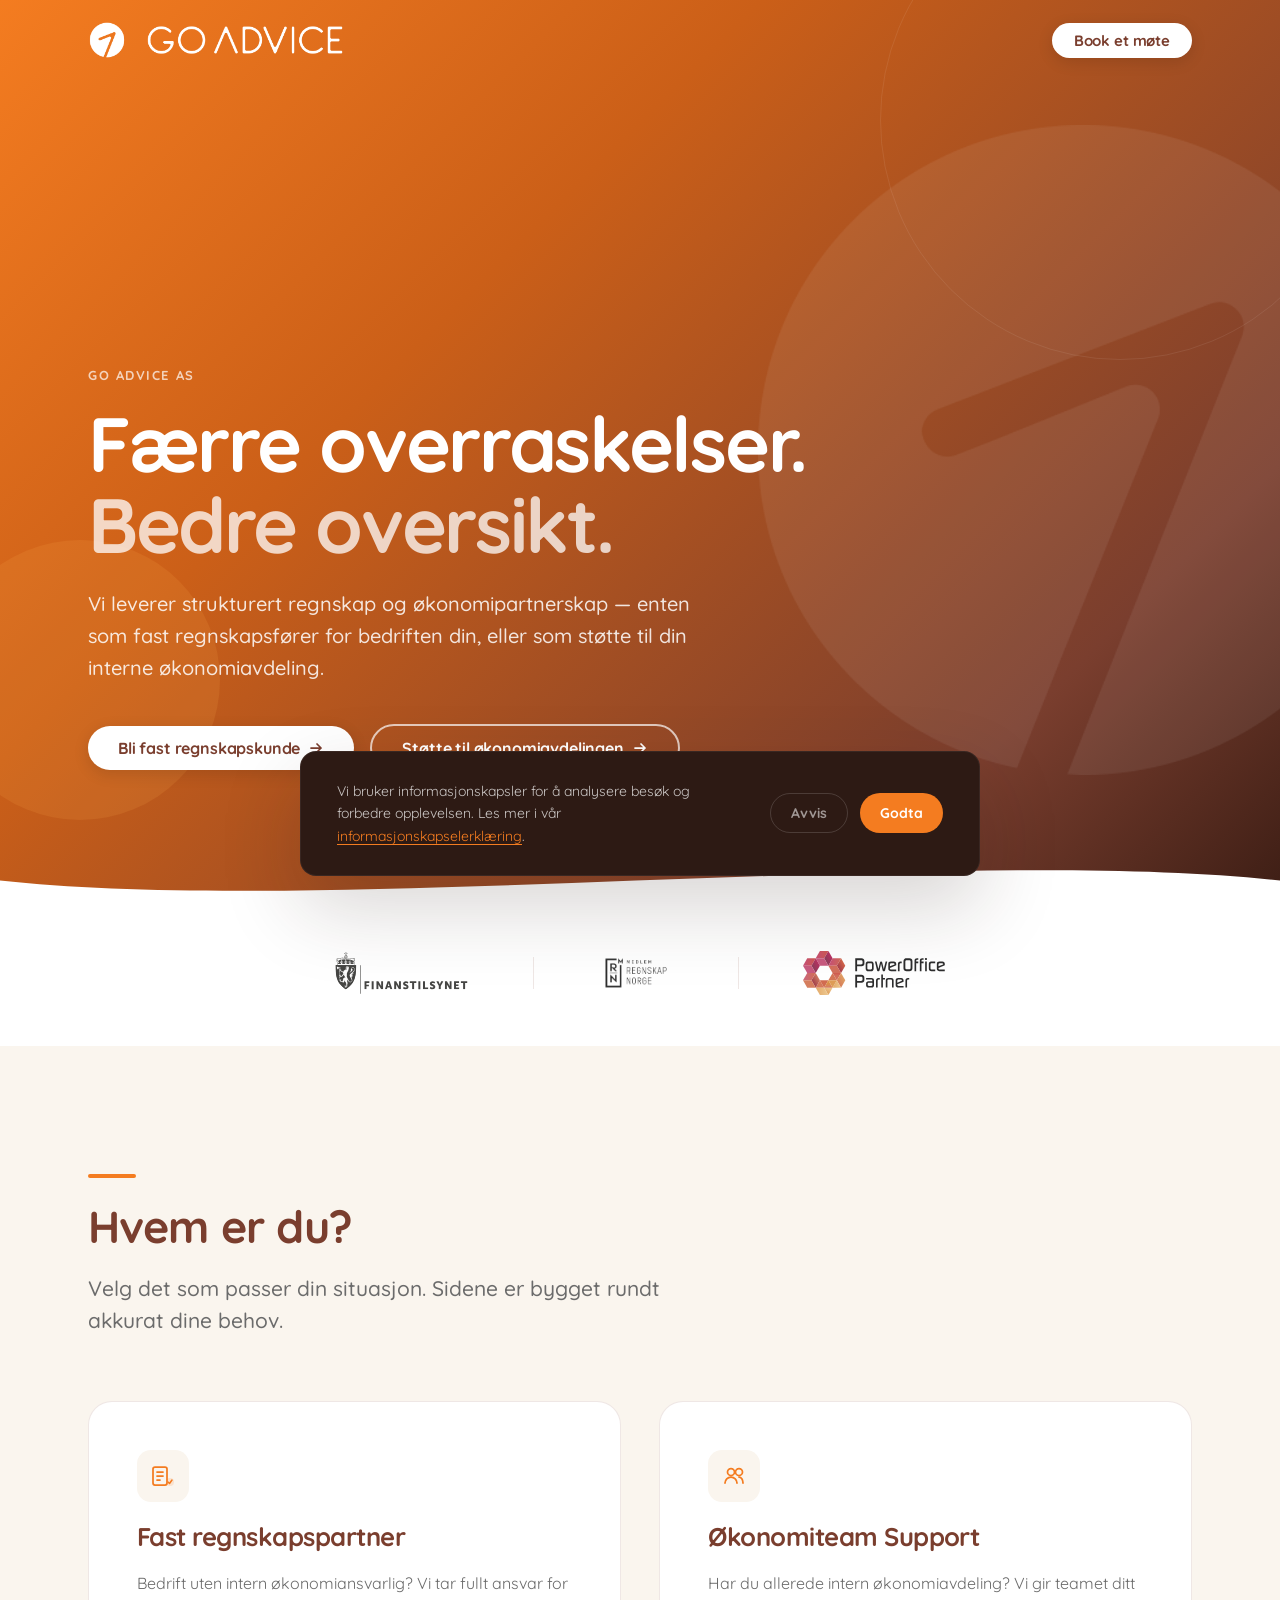
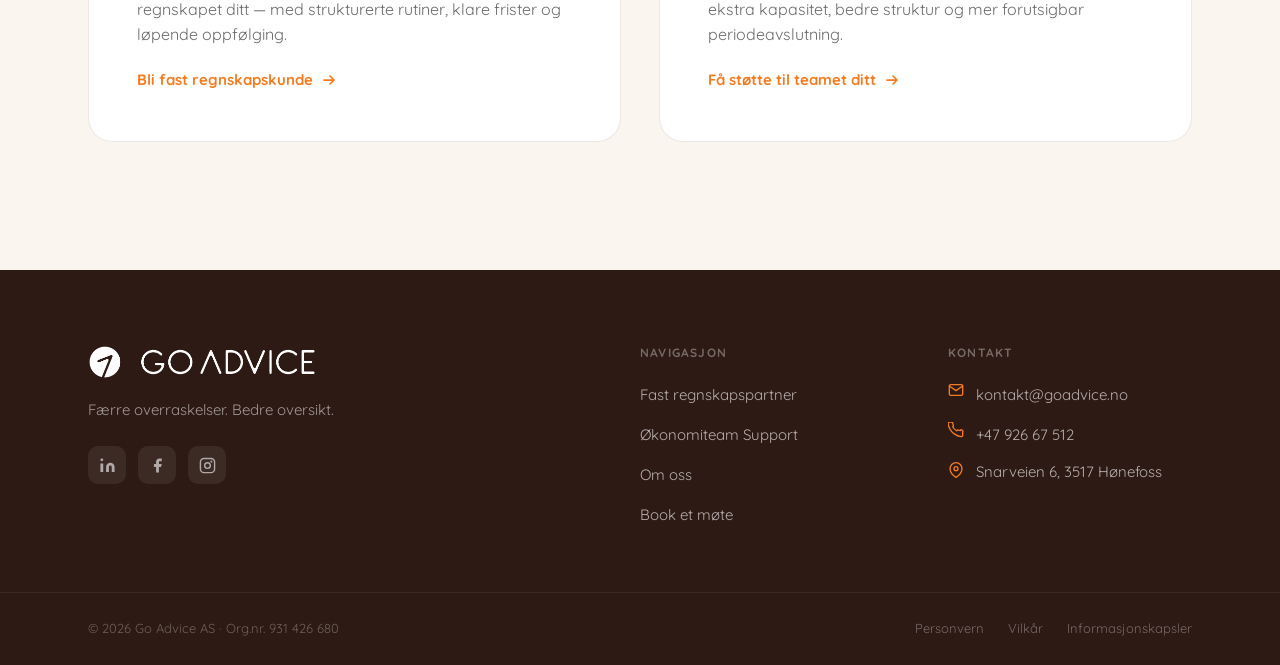
<file: index.html>
﻿<!DOCTYPE html>
<html lang="no">
<head>
  <meta charset="UTF-8" />
  <meta name="viewport" content="width=device-width, initial-scale=1.0" />
  <title>Regnskapsfører og økonomipartner for norske bedrifter | Go Advice AS</title>
  <meta name="description" content="Strukturert regnskap og økonomipartnerskap for norske bedrifter — som fast regnskapsfører eller støtte til intern økonomiavdeling. Ta kontakt." />
  <link rel="canonical" href="https://www.goadvice.no/" />

  <!-- Open Graph -->
  <meta property="og:title" content="Go Advice AS — Færre overraskelser. Bedre oversikt." />
  <meta property="og:description" content="Strukturert regnskapsføring og økonomipartnerskap for norske bedrifter." />
  <meta property="og:type" content="website" />
  <meta property="og:url" content="https://www.goadvice.no/" />
  <meta property="og:locale" content="nb_NO" />

  <!-- Favicon -->
  <link rel="icon" type="image/png" sizes="32x32" href="assets/Logomark_Coloured.png" />
  <link rel="apple-touch-icon" href="assets/Logomark_Coloured.png" />

  <!-- Fonts -->
  <link rel="preconnect" href="https://fonts.googleapis.com" />
  <link rel="preconnect" href="https://fonts.gstatic.com" crossorigin />

  <!-- Styles -->
  <link rel="stylesheet" href="assets/style.css" />

  <!-- Structured Data -->
  <script type="application/ld+json">
  {
    "@context": "https://schema.org",
    "@type": "AccountingService",
    "name": "Go Advice AS",
    "url": "https://www.goadvice.no",
    "telephone": "+4792667512",
    "email": "kontakt@goadvice.no",
    "address": {
      "@type": "PostalAddress",
      "streetAddress": "Snarveien 6",
      "addressLocality": "Hønefoss",
      "postalCode": "3517",
      "addressCountry": "NO"
    },
    "areaServed": "NO",
    "knowsLanguage": "nb"
  }
  </script>

  <style>
    /* Homepage-specific overrides */
    .hero--gradient .hero__content {
      padding-top: clamp(5rem, 10vw, 8rem);
    }
    .homepage-tagline-line2 {
      color: rgba(255,255,255,0.75);
    }
    .two-paths-intro {
      margin-bottom: clamp(3rem, 5vw, 4.5rem);
      max-width: 600px;
    }
  </style>
</head>
<body>

  <!-- ── Navigation ──────────────────────────────────────────────────── -->
  <nav id="site-nav" class="nav nav--transparent" aria-label="Hovednavigasjon">
    <div class="nav__inner">
      <a href="/" class="nav__logo" aria-label="Go Advice AS — gå til forsiden">
        <img src="assets/Logo_White.png" alt="Go Advice AS logo" class="logo-white" />
        <img src="assets/Logo_Coloured.png" alt="Go Advice AS logo" class="logo-coloured" />
        <img src="assets/Logomark_White.png" alt="Go Advice AS" class="logomark-white" />
        <img src="assets/Logomark_Coloured.png" alt="Go Advice AS" class="logomark-coloured" />
      </a>
      <a href="booking.html" class="btn btn--white btn--sm">Book et møte</a>
    </div>
  </nav>

  <!-- ── Hero ────────────────────────────────────────────────────────── -->
  <section class="hero hero--gradient" id="hero">
    <div class="hero__watermark" aria-hidden="true"></div>

    <div class="hero__content">
      <span class="eyebrow animate">Go Advice AS</span>
      <h1 class="hero__title animate">
        Færre overraskelser.<br />
        <span class="homepage-tagline-line2">Bedre oversikt.</span>
      </h1>
      <p class="hero__sub animate">
        Vi leverer strukturert regnskap og økonomipartnerskap — enten som fast regnskapsfører for bedriften din, eller som støtte til din interne økonomiavdeling.
      </p>
      <div class="hero__actions animate">
        <a href="fast-regnskapspartner.html" class="btn btn--white">
          Bli fast regnskapskunde
          <svg width="16" height="16" viewBox="0 0 16 16" fill="none" aria-hidden="true"><path d="M3 8h10M9 4l4 4-4 4" stroke="currentColor" stroke-width="1.75" stroke-linecap="round" stroke-linejoin="round"/></svg>
        </a>
        <a href="okonomiteam-support.html" class="btn btn--outline-white">
          Støtte til økonomiavdelingen
          <svg width="16" height="16" viewBox="0 0 16 16" fill="none" aria-hidden="true"><path d="M3 8h10M9 4l4 4-4 4" stroke="currentColor" stroke-width="1.75" stroke-linecap="round" stroke-linejoin="round"/></svg>
        </a>
      </div>
    </div>

    <!-- Wave separator -->
    <div class="hero__wave" aria-hidden="true">
      <svg viewBox="0 0 1440 64" xmlns="http://www.w3.org/2000/svg" preserveAspectRatio="none">
        <path d="M0,40 C360,80 1080,0 1440,40 L1440,64 L0,64 Z" fill="#ffffff"/>
      </svg>
    </div>
  </section>

  <!-- ── Trust Strip ──────────────────────────────────────────────────── -->
  <section class="trust-strip section--white" aria-label="Sertifiseringer og partnerskap">
    <div class="container">
      <div class="trust-strip__inner">
        <a href="https://www.finanstilsynet.no/virksomhetsregisteret/detalj/?id=232989"
           target="_blank" rel="noopener noreferrer"
           class="trust-strip__item"
           aria-label="Finanstilsynet — Godkjent regnskapsselskap (åpnes i ny fane)">
          <img src="assets/finanstilsynet-logo.svg" alt="Finanstilsynet — Godkjent regnskapsselskap" />
        </a>
        <div class="trust-strip__divider" aria-hidden="true"></div>
        <div class="trust-strip__item">
          <img src="assets/regnskap-norge-black-web.webp" alt="Regnskap Norge — Autorisert medlem" />
        </div>
        <div class="trust-strip__divider" aria-hidden="true"></div>
        <div class="trust-strip__item">
          <img src="assets/poweroffice-partner-mork.svg" alt="PowerOffice GO — Certified Partner" />
        </div>
      </div>
    </div>
  </section>

  <!-- ── Two Paths ────────────────────────────────────────────────────── -->
  <section class="section section--cream two-paths" id="tjenester">
    <div class="container">
      <div class="section__header">
        <div class="section-divider"></div>
        <h2>Hvem er du?</h2>
        <p class="two-paths-intro lead">
          Velg det som passer din situasjon. Sidene er bygget rundt akkurat dine behov.
        </p>
      </div>

      <div class="two-paths__grid stagger">

        <!-- Card 1: Fast regnskapspartner -->
        <a href="fast-regnskapspartner.html" class="path-card animate-scale" aria-label="Fast regnskapspartner — for bedrifter uten intern økonomiansvarlig">
          <div class="path-card__icon" aria-hidden="true">
            <svg width="26" height="26" viewBox="0 0 26 26" fill="none" xmlns="http://www.w3.org/2000/svg">
              <rect x="3" y="4" width="14" height="18" rx="2" stroke="currentColor" stroke-width="1.75"/>
              <path d="M7 9h6M7 13h6M7 17h3" stroke="currentColor" stroke-width="1.75" stroke-linecap="round"/>
              <circle cx="20" cy="19" r="4" fill="currentColor" opacity="0.15"/>
              <path d="M18 19l1.5 1.5L22 17" stroke="currentColor" stroke-width="1.5" stroke-linecap="round" stroke-linejoin="round"/>
            </svg>
          </div>
          <div>
            <h2 class="path-card__title">Fast regnskapspartner</h2>
          </div>
          <p class="path-card__desc">
            Bedrift uten intern økonomiansvarlig? Vi tar fullt ansvar for regnskapet ditt — med strukturerte rutiner, klare frister og løpende oppfølging.
          </p>
          <span class="path-card__cta">
            Bli fast regnskapskunde
            <svg width="16" height="16" viewBox="0 0 16 16" fill="none" aria-hidden="true"><path d="M3 8h10M9 4l4 4-4 4" stroke="currentColor" stroke-width="1.75" stroke-linecap="round" stroke-linejoin="round"/></svg>
          </span>
        </a>

        <!-- Card 2: Økonomiteam Support -->
        <a href="okonomiteam-support.html" class="path-card animate-scale" aria-label="Økonomiteam Support — for bedrifter med intern økonomiavdeling">
          <div class="path-card__icon" aria-hidden="true">
            <svg width="26" height="26" viewBox="0 0 26 26" fill="none" xmlns="http://www.w3.org/2000/svg">
              <circle cx="10" cy="9" r="3.5" stroke="currentColor" stroke-width="1.75"/>
              <circle cx="18" cy="9" r="3.5" stroke="currentColor" stroke-width="1.75"/>
              <path d="M4 20c0-3.314 2.686-6 6-6s6 2.686 6 6" stroke="currentColor" stroke-width="1.75" stroke-linecap="round"/>
              <path d="M18 14c2.209 0 4 2.686 4 6" stroke="currentColor" stroke-width="1.75" stroke-linecap="round"/>
            </svg>
          </div>
          <div>
            <h2 class="path-card__title">Økonomiteam Support</h2>
          </div>
          <p class="path-card__desc">
            Har du allerede intern økonomiavdeling? Vi gir teamet ditt ekstra kapasitet, bedre struktur og mer forutsigbar periodeavslutning.
          </p>
          <span class="path-card__cta">
            Få støtte til teamet ditt
            <svg width="16" height="16" viewBox="0 0 16 16" fill="none" aria-hidden="true"><path d="M3 8h10M9 4l4 4-4 4" stroke="currentColor" stroke-width="1.75" stroke-linecap="round" stroke-linejoin="round"/></svg>
          </span>
        </a>

      </div>
    </div>
  </section>

  <!-- ── Footer ───────────────────────────────────────────────────────── -->
  <footer class="footer" role="contentinfo">
    <div class="footer__main">
      <div class="container footer__inner">

        <!-- Brand -->
        <div class="footer__brand">
          <img src="assets/Logo_White.png" alt="Go Advice AS logo" class="logo-white" />
          <p class="footer__tagline">Færre overraskelser. Bedre oversikt.</p>
          <div class="footer__social" aria-label="Sosiale medier">
            <a href="https://www.linkedin.com/company/goadviceas/" target="_blank" rel="noopener noreferrer" class="footer__social-link" aria-label="Go Advice AS på LinkedIn">
              <svg viewBox="0 0 24 24" fill="currentColor" aria-hidden="true"><path d="M16 8a6 6 0 016 6v7h-4v-7a2 2 0 00-2-2 2 2 0 00-2 2v7h-4v-7a6 6 0 016-6zM2 9h4v12H2z"/><circle cx="4" cy="4" r="2"/></svg>
            </a>
            <a href="https://www.facebook.com/goadviceas" target="_blank" rel="noopener noreferrer" class="footer__social-link" aria-label="Go Advice AS på Facebook">
              <svg viewBox="0 0 24 24" fill="currentColor" aria-hidden="true"><path d="M18 2h-3a5 5 0 00-5 5v3H7v4h3v8h4v-8h3l1-4h-4V7a1 1 0 011-1h3z"/></svg>
            </a>
            <a href="https://www.instagram.com/goadviceas" target="_blank" rel="noopener noreferrer" class="footer__social-link" aria-label="Go Advice AS på Instagram">
              <svg viewBox="0 0 24 24" fill="none" stroke="currentColor" stroke-width="2" stroke-linecap="round" stroke-linejoin="round" aria-hidden="true"><rect x="2" y="2" width="20" height="20" rx="5"/><circle cx="12" cy="12" r="4"/><circle cx="17.5" cy="6.5" r="0.5" fill="currentColor"/></svg>
            </a>
          </div>
        </div>

        <!-- Tjenester -->
        <div class="footer__nav-col">
          <h4>Navigasjon</h4>
          <ul>
            <li><a href="fast-regnskapspartner.html">Fast regnskapspartner</a></li>
            <li><a href="okonomiteam-support.html">Økonomiteam Support</a></li>
            <li><a href="om-oss.html">Om oss</a></li>
            <li><a href="booking.html">Book et møte</a></li>
          </ul>
        </div>

        <!-- Kontakt -->
        <div class="footer__nav-col">
          <h4>Kontakt</h4>
          <div class="footer__contact-item">
            <svg viewBox="0 0 24 24" fill="none" stroke="currentColor" stroke-width="2" stroke-linecap="round" stroke-linejoin="round" aria-hidden="true"><path d="M4 4h16c1.1 0 2 .9 2 2v12c0 1.1-.9 2-2 2H4c-1.1 0-2-.9-2-2V6c0-1.1.9-2 2-2z"/><polyline points="22,6 12,13 2,6"/></svg>
            <a href="mailto:kontakt@goadvice.no"><span>kontakt@goadvice.no</span></a>
          </div>
          <div class="footer__contact-item">
            <svg viewBox="0 0 24 24" fill="none" stroke="currentColor" stroke-width="2" stroke-linecap="round" stroke-linejoin="round" aria-hidden="true"><path d="M22 16.92v3a2 2 0 01-2.18 2 19.79 19.79 0 01-8.63-3.07A19.5 19.5 0 013.07 10.8 19.79 19.79 0 01.22 2.18 2 2 0 012.18 0h3a2 2 0 012 1.72 12.84 12.84 0 00.7 2.81 2 2 0 01-.45 2.11L6.91 7.1a16 16 0 006 6l.46-.46a2 2 0 012.11-.45 12.84 12.84 0 002.81.7A2 2 0 0122 14.92z"/></svg>
            <a href="tel:+4792667512"><span>+47 926 67 512</span></a>
          </div>
          <div class="footer__contact-item">
            <svg viewBox="0 0 24 24" fill="none" stroke="currentColor" stroke-width="2" stroke-linecap="round" stroke-linejoin="round" aria-hidden="true"><path d="M21 10c0 7-9 13-9 13s-9-6-9-13a9 9 0 0118 0z"/><circle cx="12" cy="10" r="3"/></svg>
            <span>Snarveien 6, 3517 Hønefoss</span>
          </div>
        </div>

      </div>
    </div>

    <hr class="footer__divider" />

    <div class="footer__legal">
      <div class="container footer__legal-inner">
        <p>© 2026 Go Advice AS · Org.nr. 931 426 680</p>
        <div class="footer__legal-links">
          <a href="personvern.html">Personvern</a>
          <a href="vilkar.html">Vilkår</a>
          <a href="informasjonskapsler.html">Informasjonskapsler</a>
        </div>
      </div>
    </div>
  </footer>

  <!-- ── Cookie Banner ─────────────────────────────────────────────────── -->
  <div id="cookie-banner" class="cookie-banner" role="dialog" aria-labelledby="cookie-banner-title" aria-live="polite">
    <div class="cookie-banner__text">
      <p id="cookie-banner-title">
        Vi bruker informasjonskapsler for å analysere besøk og forbedre opplevelsen.
        Les mer i vår <a href="informasjonskapsler.html">informasjonskapselerklæring</a>.
      </p>
    </div>
    <div class="cookie-banner__actions">
      <button class="cookie-btn cookie-btn--decline" data-cookie-decline type="button">Avvis</button>
      <button class="cookie-btn cookie-btn--accept" data-cookie-accept type="button">Godta</button>
    </div>
  </div>

  <script src="assets/main.js"></script>
</body>
</html>
</file>
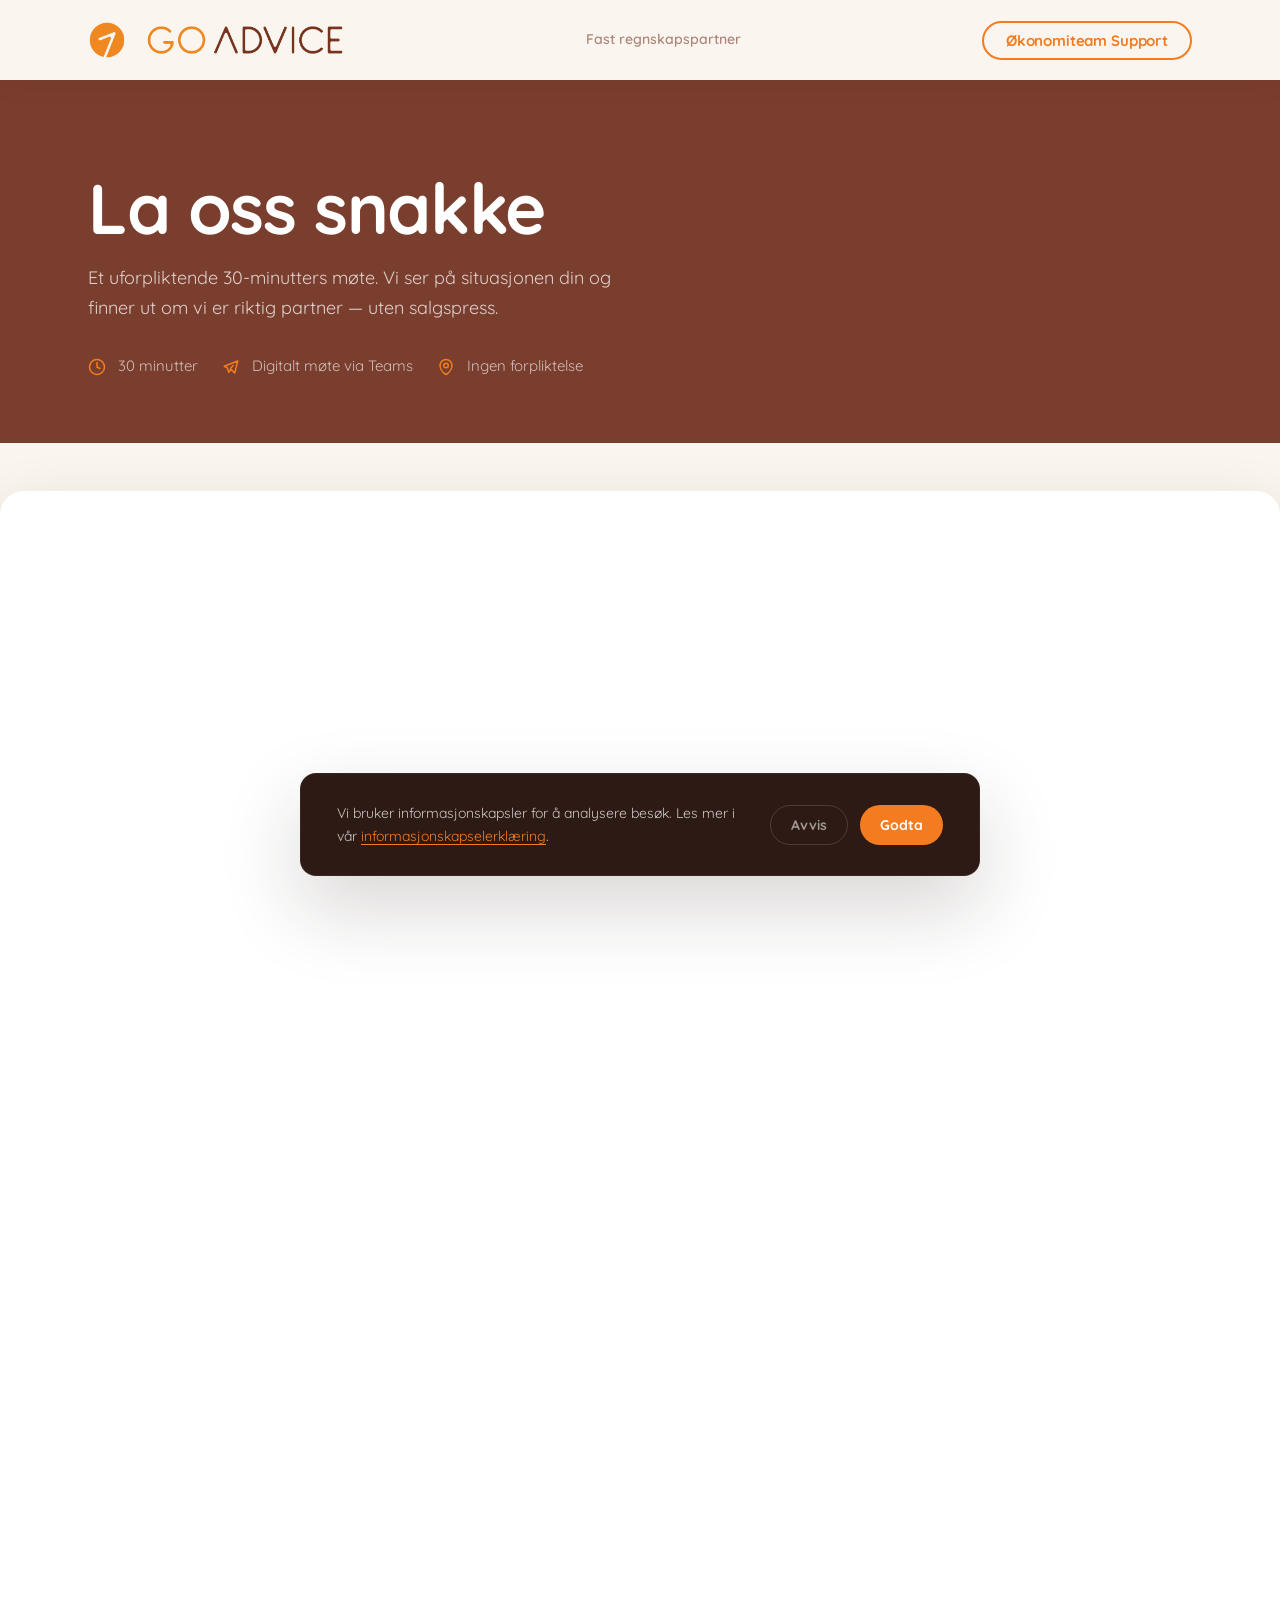
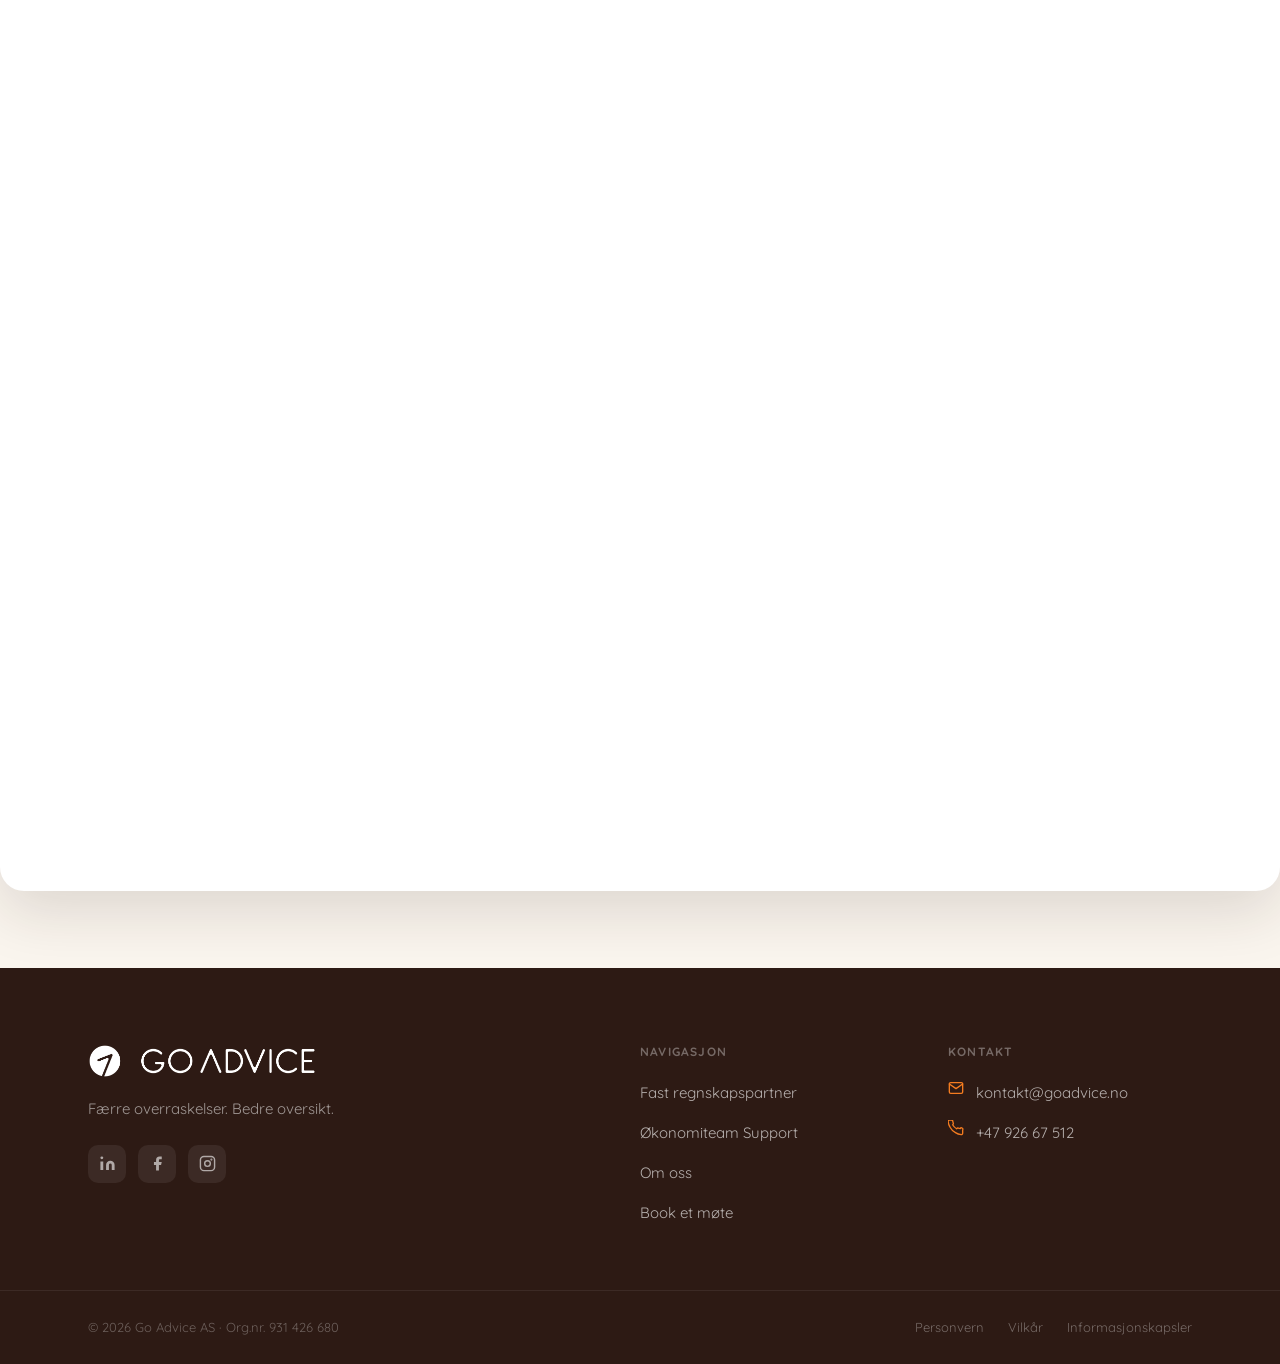
<file: booking.html>
﻿<!DOCTYPE html>
<html lang="no">
<head>
  <meta charset="UTF-8" />
  <meta name="viewport" content="width=device-width, initial-scale=1.0" />
  <title>Book et møte | Go Advice AS</title>
  <meta name="description" content="Book et uforpliktende møte med Go Advice AS. 30 minutter — ingen forpliktelse. Vi ser på din situasjon og finner ut om vi er riktig partner." />
  <link rel="canonical" href="https://www.goadvice.no/booking" />
  <link rel="icon" type="image/png" sizes="32x32" href="assets/Logomark_Coloured.png" />
  <link rel="preconnect" href="https://fonts.googleapis.com" />
  <link rel="preconnect" href="https://fonts.gstatic.com" crossorigin />
  <link rel="stylesheet" href="assets/style.css" />
  <style>
    body { background: var(--cream); }
    .booking-page { padding-top: 80px; }
    .booking-intro {
      background: var(--brown);
      padding: clamp(3.5rem, 7vw, 6rem) 0 clamp(3rem, 5vw, 4rem);
    }
    .booking-intro h1 { color: var(--white); margin-bottom: var(--space-4); }
    .booking-intro p {
      color: rgba(255,255,255,0.75);
      font-size: clamp(1rem, 1.5vw, 1.125rem);
      max-width: 560px;
    }
    .booking-intro .booking-meta {
      display: flex;
      flex-wrap: wrap;
      gap: var(--space-6);
      margin-top: var(--space-8);
    }
    .booking-meta-item {
      display: flex;
      align-items: center;
      gap: var(--space-3);
      color: rgba(255,255,255,0.65);
      font-size: 0.9375rem;
    }
    .booking-meta-item svg { color: var(--orange); flex-shrink: 0; }
    .booking-body {
      padding: 0;
    }
    .booking-embed-wrapper {
      width: 100%;
    }
    .booking-embed-wrapper iframe {
      width: 100%;
      height: 2000px;
      border: none;
      display: block;
    }
    .booking-fallback-link {
      display: none;
      text-align: center;
      padding: var(--space-8);
      background: var(--cream);
    }
    @media (max-width: 600px) {
      .booking-embed-wrapper iframe {
        height: 2000px;
      }
    }
  </style>
</head>
<body>

  <nav id="site-nav" class="nav nav--scrolled" aria-label="Hovednavigasjon">
    <div class="nav__inner">
      <a href="index.html" class="nav__logo" aria-label="Go Advice AS — gå til forsiden">
        <img src="assets/Logo_Coloured.png" alt="Go Advice AS logo" class="logo-coloured" />
        <img src="assets/Logomark_White.png" alt="Go Advice AS" class="logomark-white" />
        <img src="assets/Logomark_Coloured.png" alt="Go Advice AS" class="logomark-coloured" />
        <img src="assets/Logo_White.png" alt="" class="logo-white" aria-hidden="true" />
      </a>
      <div class="nav__middle">
        <a href="fast-regnskapspartner.html" class="nav__secondary-link" style="color: var(--brown); opacity: 0.6;">Fast regnskapspartner</a>
      </div>
      <a href="okonomiteam-support.html" class="btn btn--outline btn--sm">Økonomiteam Support</a>
    </div>
  </nav>

  <div class="booking-page">

    <div class="booking-intro">
      <div class="container">
        <h1>La oss snakke</h1>
        <p>Et uforpliktende 30-minutters møte. Vi ser på situasjonen din og finner ut om vi er riktig partner — uten salgspress.</p>
        <div class="booking-meta">
          <div class="booking-meta-item">
            <svg width="18" height="18" viewBox="0 0 24 24" fill="none" stroke="currentColor" stroke-width="2" stroke-linecap="round" stroke-linejoin="round" aria-hidden="true"><circle cx="12" cy="12" r="10"/><path d="M12 6v6l4 2"/></svg>
            <span>30 minutter</span>
          </div>
          <div class="booking-meta-item">
            <svg width="18" height="18" viewBox="0 0 24 24" fill="none" stroke="currentColor" stroke-width="2" stroke-linecap="round" stroke-linejoin="round" aria-hidden="true"><path d="M15 10l-4 4l6 6l4-16l-18 7l4 2l2 6l3-4"/></svg>
            <span>Digitalt møte via Teams</span>
          </div>
          <div class="booking-meta-item">
            <svg width="18" height="18" viewBox="0 0 24 24" fill="none" stroke="currentColor" stroke-width="2" stroke-linecap="round" stroke-linejoin="round" aria-hidden="true"><path d="M12 22s-8-4.5-8-11.8A8 8 0 0112 2a8 8 0 018 8.2c0 7.3-8 11.8-8 11.8z"/><circle cx="12" cy="10" r="3"/></svg>
            <span>Ingen forpliktelse</span>
          </div>
        </div>
      </div>
    </div>

    <div class="booking-body">
        <div class="booking-embed-wrapper">
          <iframe
            src="https://outlook.office.com/book/Booketmte@goadvice.no/?ismsaljsauthenabled"
            title="Book et møte med Go Advice AS"
            loading="lazy"
            allow="camera; microphone"
            aria-label="Bookingkalender — velg tidspunkt for møte med Go Advice AS">
          </iframe>
        </div>
        <div class="booking-fallback-link" id="booking-fallback">
          <p style="margin-bottom: 1rem; color: var(--grey-light);">Hvis kalenderen ikke vises, kan du booke direkte her:</p>
          <a href="https://outlook.office.com/book/Booketmte@goadvice.no/?ismsaljsauthenabled"
             target="_blank" rel="noopener noreferrer"
             class="btn btn--primary">
            Åpne booking-siden
            <svg width="16" height="16" viewBox="0 0 16 16" fill="none" aria-hidden="true"><path d="M3 8h10M9 4l4 4-4 4" stroke="currentColor" stroke-width="1.75" stroke-linecap="round" stroke-linejoin="round"/></svg>
          </a>
        </div>
    </div>

  </div>

  <footer class="footer" role="contentinfo">
    <div class="footer__main">
      <div class="container footer__inner">
        <div class="footer__brand">
          <img src="assets/Logo_White.png" alt="Go Advice AS logo" class="logo-white" />
          <p class="footer__tagline">Færre overraskelser. Bedre oversikt.</p>
          <div class="footer__social" aria-label="Sosiale medier">
            <a href="https://www.linkedin.com/company/goadviceas/" target="_blank" rel="noopener noreferrer" class="footer__social-link" aria-label="LinkedIn"><svg viewBox="0 0 24 24" fill="currentColor" aria-hidden="true"><path d="M16 8a6 6 0 016 6v7h-4v-7a2 2 0 00-2-2 2 2 0 00-2 2v7h-4v-7a6 6 0 016-6zM2 9h4v12H2z"/><circle cx="4" cy="4" r="2"/></svg></a>
            <a href="https://www.facebook.com/goadviceas" target="_blank" rel="noopener noreferrer" class="footer__social-link" aria-label="Facebook"><svg viewBox="0 0 24 24" fill="currentColor" aria-hidden="true"><path d="M18 2h-3a5 5 0 00-5 5v3H7v4h3v8h4v-8h3l1-4h-4V7a1 1 0 011-1h3z"/></svg></a>
            <a href="https://www.instagram.com/goadviceas" target="_blank" rel="noopener noreferrer" class="footer__social-link" aria-label="Instagram"><svg viewBox="0 0 24 24" fill="none" stroke="currentColor" stroke-width="2" stroke-linecap="round" stroke-linejoin="round" aria-hidden="true"><rect x="2" y="2" width="20" height="20" rx="5"/><circle cx="12" cy="12" r="4"/><circle cx="17.5" cy="6.5" r="0.5" fill="currentColor"/></svg></a>
          </div>
        </div>
        <div class="footer__nav-col">
          <h4>Navigasjon</h4>
          <ul>
            <li><a href="fast-regnskapspartner.html">Fast regnskapspartner</a></li>
            <li><a href="okonomiteam-support.html">Økonomiteam Support</a></li>
            <li><a href="om-oss.html">Om oss</a></li>
            <li><a href="booking.html">Book et møte</a></li>
          </ul>
        </div>
        <div class="footer__nav-col">
          <h4>Kontakt</h4>
          <div class="footer__contact-item">
            <svg viewBox="0 0 24 24" fill="none" stroke="currentColor" stroke-width="2" stroke-linecap="round" stroke-linejoin="round" aria-hidden="true"><path d="M4 4h16c1.1 0 2 .9 2 2v12c0 1.1-.9 2-2 2H4c-1.1 0-2-.9-2-2V6c0-1.1.9-2 2-2z"/><polyline points="22,6 12,13 2,6"/></svg>
            <a href="mailto:kontakt@goadvice.no"><span>kontakt@goadvice.no</span></a>
          </div>
          <div class="footer__contact-item">
            <svg viewBox="0 0 24 24" fill="none" stroke="currentColor" stroke-width="2" stroke-linecap="round" stroke-linejoin="round" aria-hidden="true"><path d="M22 16.92v3a2 2 0 01-2.18 2 19.79 19.79 0 01-8.63-3.07A19.5 19.5 0 013.07 10.8 19.79 19.79 0 01.22 2.18 2 2 0 012.18 0h3a2 2 0 012 1.72 12.84 12.84 0 00.7 2.81 2 2 0 01-.45 2.11L6.91 7.1a16 16 0 006 6l.46-.46a2 2 0 012.11-.45 12.84 12.84 0 002.81.7A2 2 0 0122 14.92z"/></svg>
            <a href="tel:+4792667512"><span>+47 926 67 512</span></a>
          </div>
        </div>
      </div>
    </div>
    <hr class="footer__divider" />
    <div class="footer__legal">
      <div class="container footer__legal-inner">
        <p>© 2026 Go Advice AS · Org.nr. 931 426 680</p>
        <div class="footer__legal-links">
          <a href="personvern.html">Personvern</a>
          <a href="vilkar.html">Vilkår</a>
          <a href="informasjonskapsler.html">Informasjonskapsler</a>
        </div>
      </div>
    </div>
  </footer>

  <div id="cookie-banner" class="cookie-banner" role="dialog" aria-live="polite">
    <div class="cookie-banner__text">
      <p>Vi bruker informasjonskapsler for å analysere besøk. Les mer i vår <a href="informasjonskapsler.html">informasjonskapselerklæring</a>.</p>
    </div>
    <div class="cookie-banner__actions">
      <button class="cookie-btn cookie-btn--decline" data-cookie-decline type="button">Avvis</button>
      <button class="cookie-btn cookie-btn--accept" data-cookie-accept type="button">Godta</button>
    </div>
  </div>

  <script src="assets/main.js"></script>
  <script>
    /* Show fallback link if iframe fails to load within 8 seconds */
    setTimeout(() => {
      const iframe = document.querySelector('.booking-embed-wrapper iframe');
      const fallback = document.getElementById('booking-fallback');
      try {
        if (iframe && (!iframe.contentDocument || iframe.contentDocument.body.innerHTML === '')) {
          if (fallback) fallback.style.display = 'block';
        }
      } catch(e) { /* cross-origin — iframe likely loaded fine */ }
    }, 8000);
  </script>
</body>
</html>
</file>
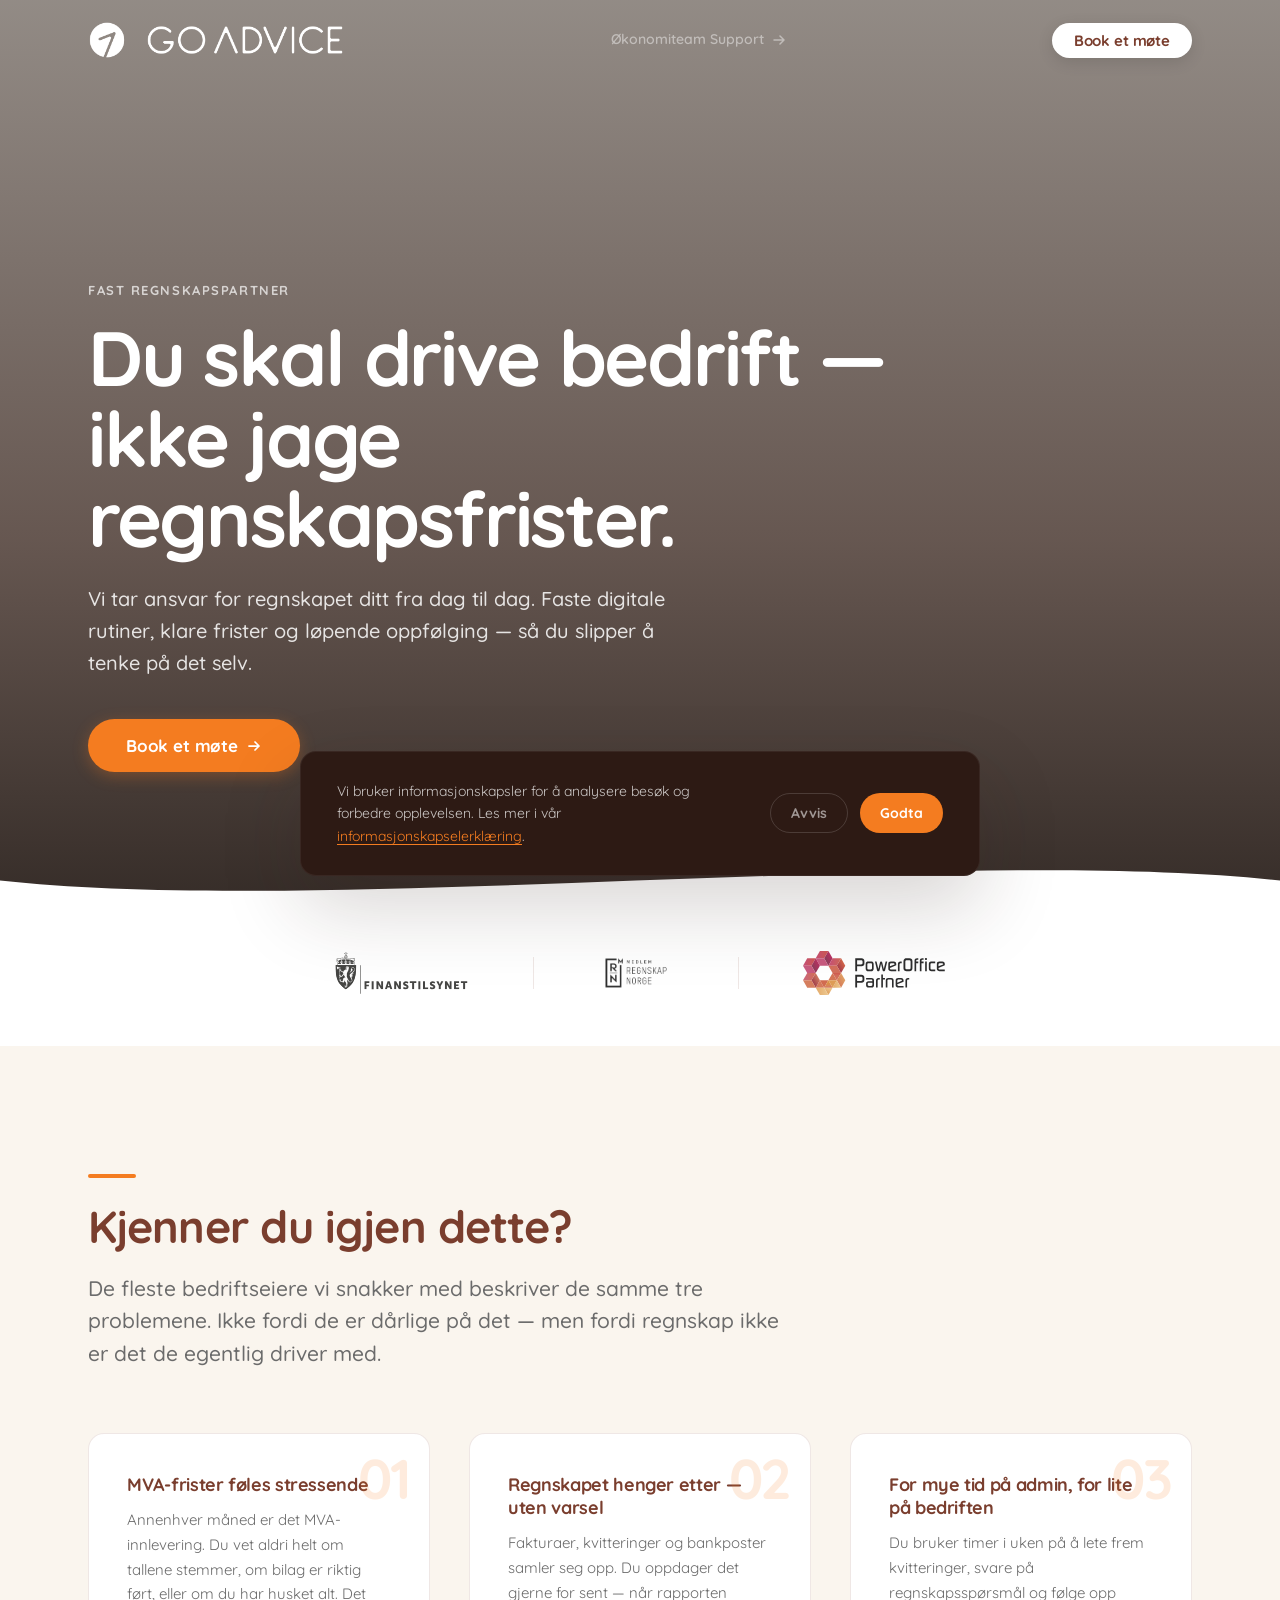
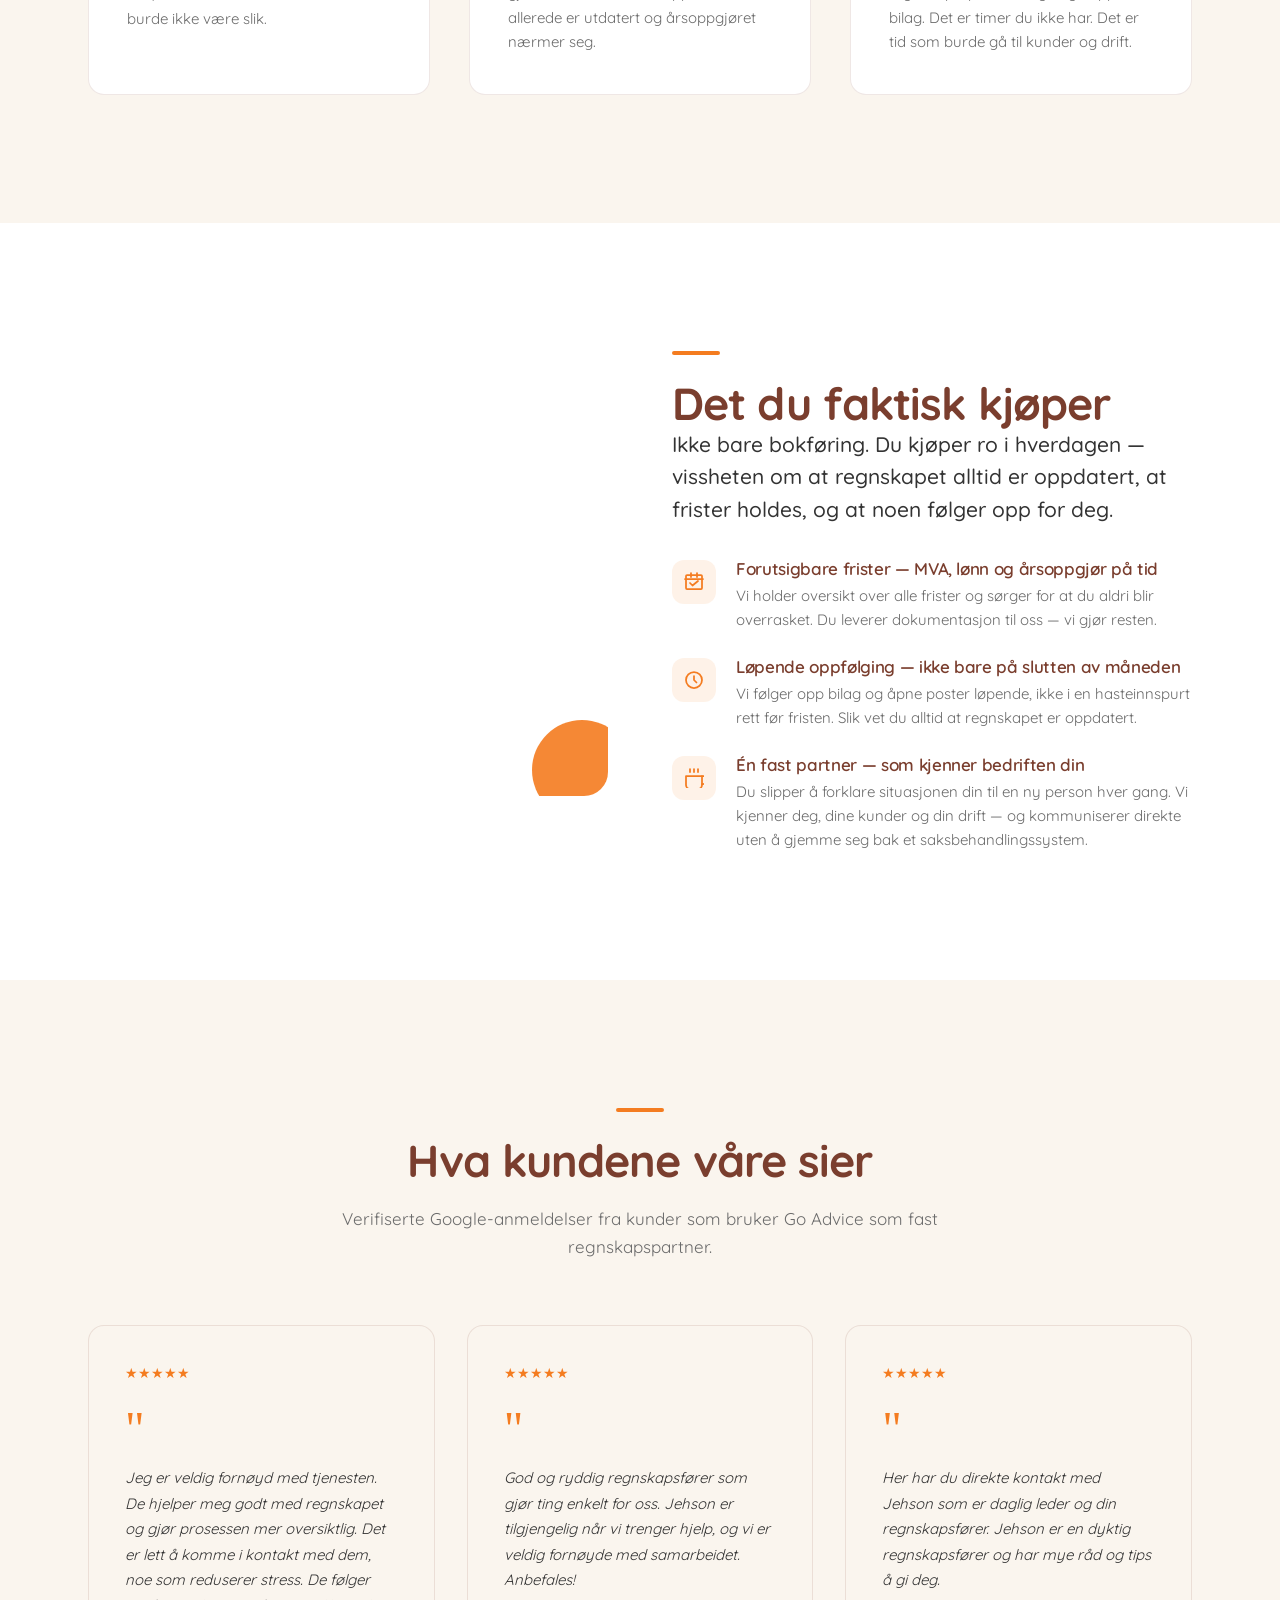
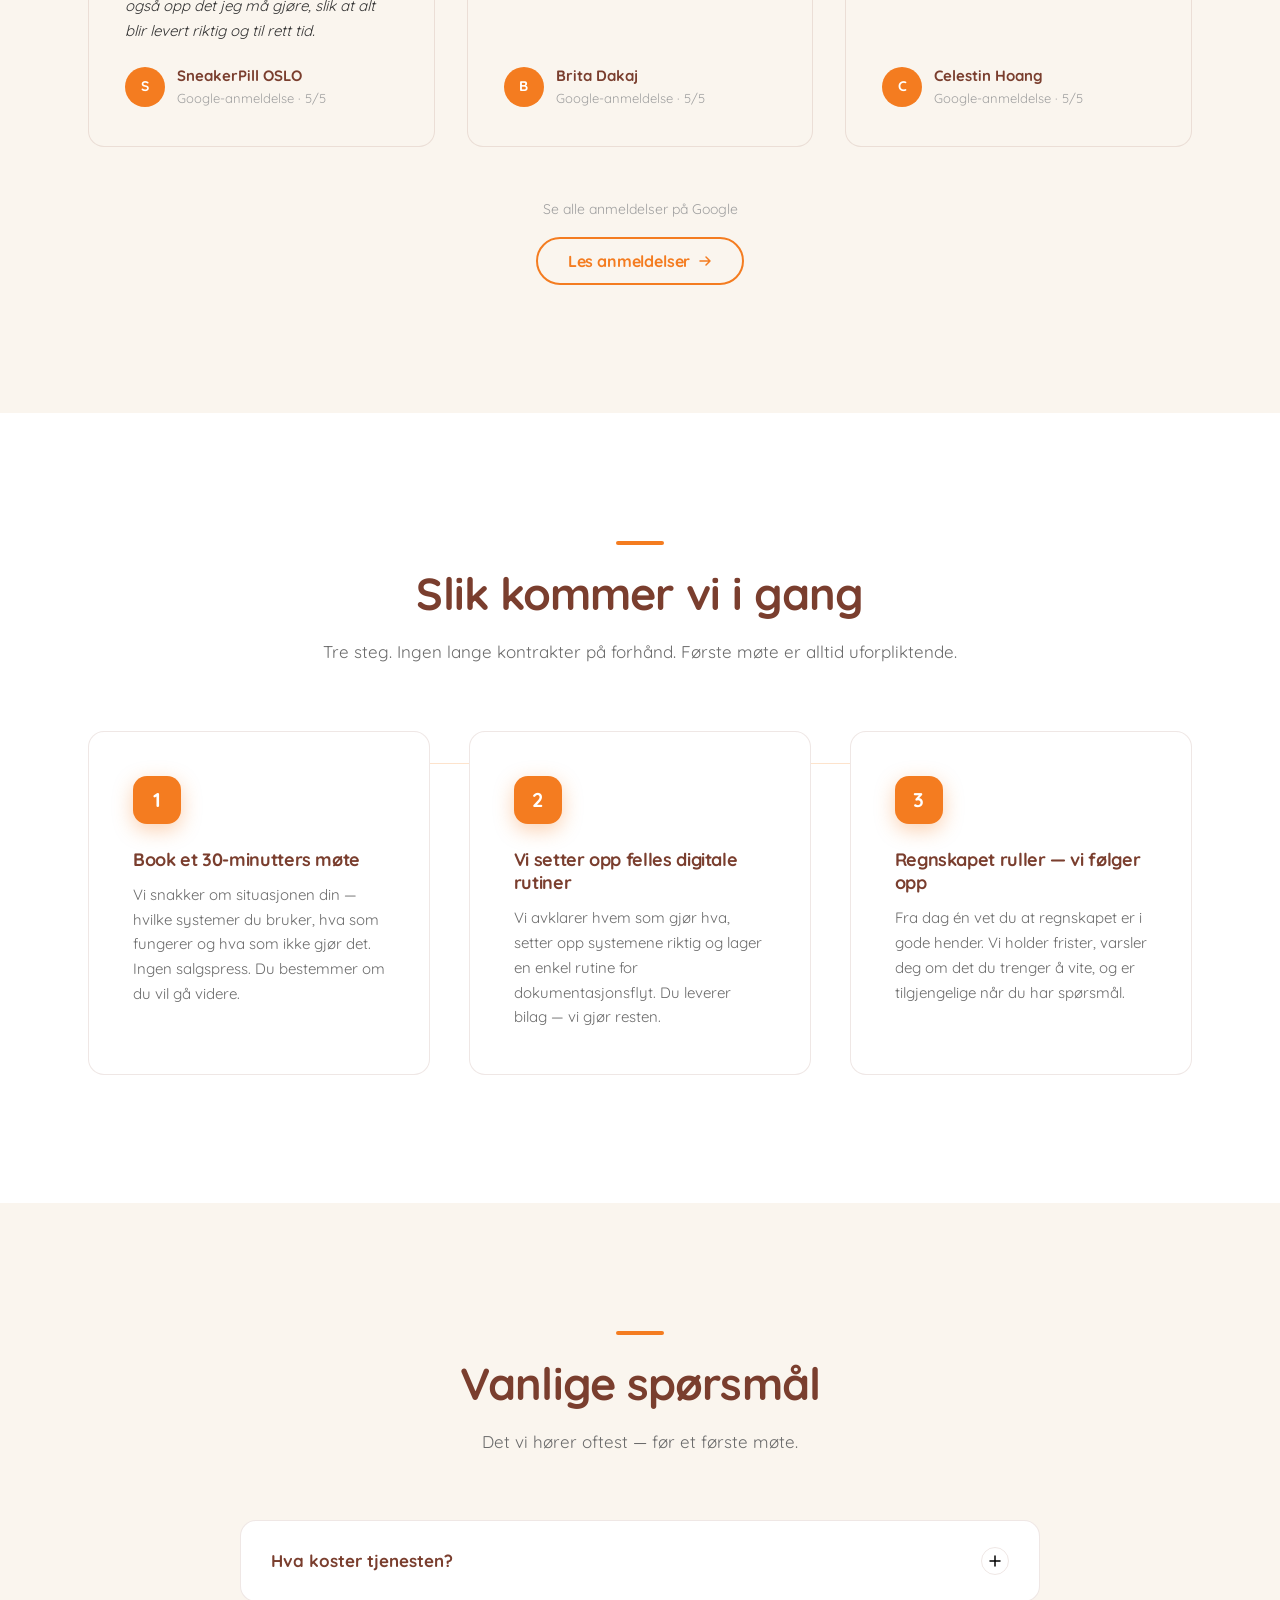
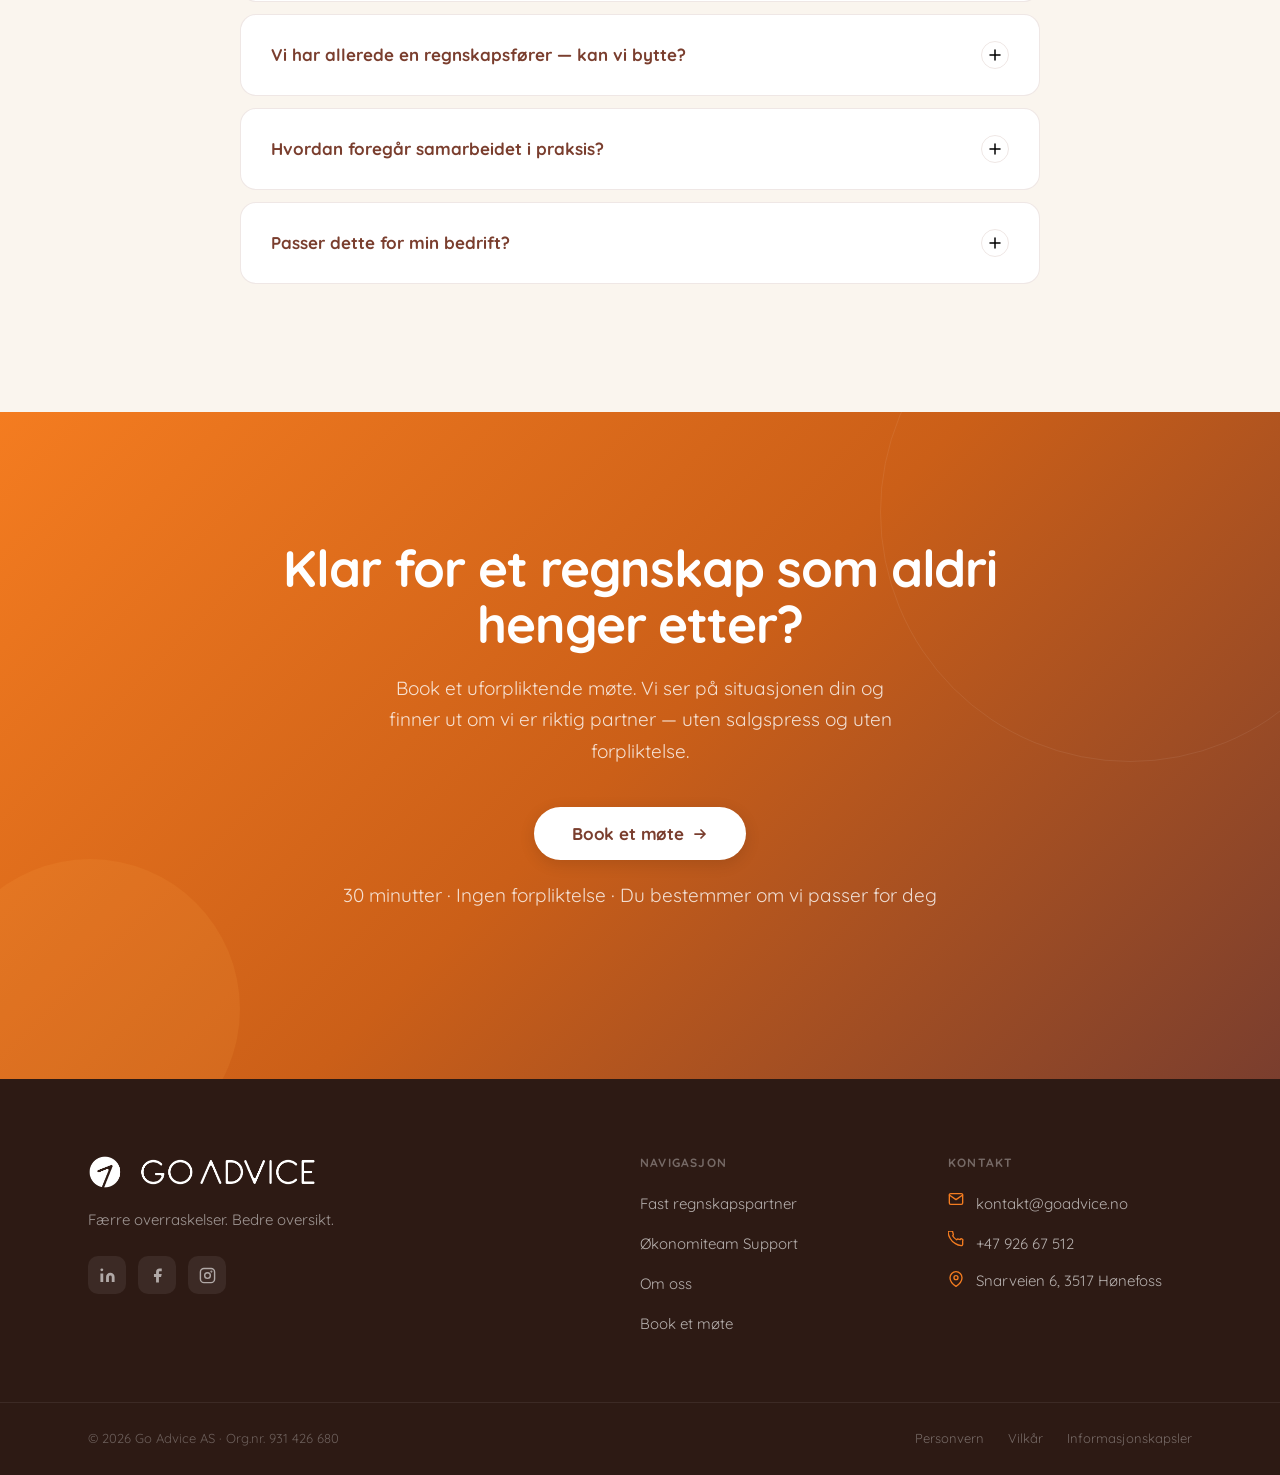
<file: fast-regnskapspartner.html>
﻿<!DOCTYPE html>
<html lang="no">
<head>
  <meta charset="UTF-8" />
  <meta name="viewport" content="width=device-width, initial-scale=1.0" />
  <title>Fast regnskapsfører for norske bedrifter | Go Advice AS</title>
  <meta name="description" content="For mye tid på regnskap? Go Advice AS er fast regnskapspartner for norske bedrifter — strukturerte rutiner, forutsigbare frister og løpende oppfølging. Ta kontakt for en uforpliktende prat." />
  <link rel="canonical" href="https://www.goadvice.no/fast-regnskapspartner" />

  <!-- Open Graph -->
  <meta property="og:title" content="Fast regnskapsfører for norske bedrifter | Go Advice AS" />
  <meta property="og:description" content="For mye tid på regnskap? Go Advice AS er fast regnskapspartner — strukturerte rutiner, forutsigbare frister og løpende oppfølging." />
  <meta property="og:type" content="website" />
  <meta property="og:url" content="https://www.goadvice.no/fast-regnskapspartner" />
  <meta property="og:locale" content="nb_NO" />

  <!-- Favicon -->
  <link rel="icon" type="image/png" sizes="32x32" href="assets/Logomark_Coloured.png" />
  <link rel="apple-touch-icon" href="assets/Logomark_Coloured.png" />

  <!-- Fonts -->
  <link rel="preconnect" href="https://fonts.googleapis.com" />
  <link rel="preconnect" href="https://fonts.gstatic.com" crossorigin />

  <!-- Styles -->
  <link rel="stylesheet" href="assets/style.css" />

  <!-- Structured Data -->
  <script type="application/ld+json">
  {
    "@context": "https://schema.org",
    "@type": "AccountingService",
    "name": "Go Advice AS",
    "url": "https://www.goadvice.no",
    "telephone": "+4792667512",
    "email": "kontakt@goadvice.no",
    "address": {
      "@type": "PostalAddress",
      "streetAddress": "Snarveien 6",
      "addressLocality": "Hønefoss",
      "postalCode": "3517",
      "addressCountry": "NO"
    },
    "areaServed": "NO",
    "knowsLanguage": "nb",
    "description": "Fast regnskapspartner for norske bedrifter — strukturerte rutiner, forutsigbare frister og løpende oppfølging."
  }
  </script>

  <style>
    .hero--fr {
      background-image: url('https://images.unsplash.com/photo-1497366216548-37526070297c?auto=format&fit=crop&w=1920&q=80');
    }
    .solution-img--fr {
      background-image: url('https://images.unsplash.com/photo-1521737604893-d14cc237f11d?auto=format&fit=crop&w=900&q=80');
      background-size: cover;
      background-position: center;
      width: 100%; height: 100%;
    }
  </style>
</head>
<body>

  <!-- ── Navigation ──────────────────────────────────────────────────── -->
  <nav id="site-nav" class="nav nav--transparent" aria-label="Hovednavigasjon">
    <div class="nav__inner">
      <a href="index.html" class="nav__logo" aria-label="Go Advice AS — gå til forsiden">
        <img src="assets/Logo_White.png" alt="Go Advice AS logo" class="logo-white" />
        <img src="assets/Logo_Coloured.png" alt="Go Advice AS logo" class="logo-coloured" />
        <img src="assets/Logomark_White.png" alt="Go Advice AS" class="logomark-white" />
        <img src="assets/Logomark_Coloured.png" alt="Go Advice AS" class="logomark-coloured" />
      </a>
      <div class="nav__middle">
        <a href="okonomiteam-support.html" class="nav__secondary-link">
          Økonomiteam Support
          <svg width="14" height="14" viewBox="0 0 14 14" fill="none" aria-hidden="true"><path d="M2 7h10M8 3l4 4-4 4" stroke="currentColor" stroke-width="1.5" stroke-linecap="round" stroke-linejoin="round"/></svg>
        </a>
      </div>
      <a href="booking.html" class="btn btn--white btn--sm">Book et møte</a>
    </div>
  </nav>

  <!-- ── Hero ────────────────────────────────────────────────────────── -->
  <section class="hero hero--photo hero--fr" id="hero"
           aria-label="Innledning — Fast regnskapspartner">
    <div class="hero__overlay" aria-hidden="true"></div>
    <div class="hero__content">
      <span class="eyebrow animate">Fast regnskapspartner</span>
      <h1 class="hero__title animate">
        Du skal drive bedrift —<br />ikke jage regnskapsfrister.
      </h1>
      <p class="hero__sub animate">
        Vi tar ansvar for regnskapet ditt fra dag til dag. Faste digitale rutiner, klare frister og løpende oppfølging — så du slipper å tenke på det selv.
      </p>
      <div class="hero__actions animate">
        <a href="booking.html" class="btn btn--primary btn--lg">
          Book et møte
          <svg width="16" height="16" viewBox="0 0 16 16" fill="none" aria-hidden="true"><path d="M3 8h10M9 4l4 4-4 4" stroke="currentColor" stroke-width="1.75" stroke-linecap="round" stroke-linejoin="round"/></svg>
        </a>
      </div>
    </div>
    <div class="hero__wave" aria-hidden="true">
      <svg viewBox="0 0 1440 64" xmlns="http://www.w3.org/2000/svg" preserveAspectRatio="none">
        <path d="M0,40 C360,80 1080,0 1440,40 L1440,64 L0,64 Z" fill="#ffffff"/>
      </svg>
    </div>
  </section>

  <!-- ── Trust Strip ──────────────────────────────────────────────────── -->
  <section class="trust-strip section--white" aria-label="Sertifiseringer og partnerskap">
    <div class="container">
      <div class="trust-strip__inner">
        <a href="https://www.finanstilsynet.no/virksomhetsregisteret/detalj/?id=232989"
           target="_blank" rel="noopener noreferrer"
           class="trust-strip__item"
           aria-label="Finanstilsynet — Godkjent regnskapsselskap (åpnes i ny fane)">
          <img src="assets/finanstilsynet-logo.svg" alt="Finanstilsynet — Godkjent regnskapsselskap" />
        </a>
        <div class="trust-strip__divider" aria-hidden="true"></div>
        <div class="trust-strip__item">
          <img src="assets/regnskap-norge-black-web.webp" alt="Regnskap Norge — Autorisert medlem" />
        </div>
        <div class="trust-strip__divider" aria-hidden="true"></div>
        <div class="trust-strip__item">
          <img src="assets/poweroffice-partner-mork.svg" alt="PowerOffice GO — Certified Partner" />
        </div>
      </div>
    </div>
  </section>

  <!-- ── Problem ──────────────────────────────────────────────────────── -->
  <section class="section section--cream" id="utfordringer"
           aria-labelledby="problem-heading">
    <div class="container">
      <div class="section__header">
        <div class="section-divider" aria-hidden="true"></div>
        <h2 id="problem-heading">Kjenner du igjen dette?</h2>
        <p class="lead">
          De fleste bedriftseiere vi snakker med beskriver de samme tre problemene. Ikke fordi de er dårlige på det — men fordi regnskap ikke er det de egentlig driver med.
        </p>
      </div>

      <div class="problem__grid stagger">

        <div class="problem-item animate-scale">
          <span class="problem-item__number" aria-hidden="true">01</span>
          <h3>MVA-frister føles stressende</h3>
          <p>Annenhver måned er det MVA-innlevering. Du vet aldri helt om tallene stemmer, om bilag er riktig ført, eller om du har husket alt. Det burde ikke være slik.</p>
        </div>

        <div class="problem-item animate-scale">
          <span class="problem-item__number" aria-hidden="true">02</span>
          <h3>Regnskapet henger etter — uten varsel</h3>
          <p>Fakturaer, kvitteringer og bankposter samler seg opp. Du oppdager det gjerne for sent — når rapporten allerede er utdatert og årsoppgjøret nærmer seg.</p>
        </div>

        <div class="problem-item animate-scale">
          <span class="problem-item__number" aria-hidden="true">03</span>
          <h3>For mye tid på admin, for lite på bedriften</h3>
          <p>Du bruker timer i uken på å lete frem kvitteringer, svare på regnskapsspørsmål og følge opp bilag. Det er timer du ikke har. Det er tid som burde gå til kunder og drift.</p>
        </div>

      </div>
    </div>
  </section>

  <!-- ── Solution ─────────────────────────────────────────────────────── -->
  <section class="section section--white" id="loesning"
           aria-labelledby="solution-heading">
    <div class="container">
      <div class="solution__grid">

        <div class="solution__image animate-left" role="img" aria-label="Rolig arbeidsplass med naturlig lys — representerer strukturert og forutsigbar arbeidsflyt">
          <div class="solution-img--fr"></div>
        </div>

        <div class="animate-right">
          <div class="section-divider" aria-hidden="true"></div>
          <h2 id="solution-heading">Det du faktisk kjøper</h2>
          <p class="lead" style="margin-bottom: 2rem;">
            Ikke bare bokføring. Du kjøper ro i hverdagen — vissheten om at regnskapet alltid er oppdatert, at frister holdes, og at noen følger opp for deg.
          </p>

          <div class="solution__list">

            <div class="solution-item">
              <div class="solution-item__icon" aria-hidden="true">
                <svg viewBox="0 0 20 20" fill="none" stroke="currentColor" stroke-width="1.75" stroke-linecap="round" stroke-linejoin="round"><path d="M17 3H3a1 1 0 00-1 1v12a1 1 0 001 1h14a1 1 0 001-1V4a1 1 0 00-1-1z"/><path d="M13 1v4M7 1v4M1 7h18"/><path d="M6 11l2.5 2.5L14 9"/></svg>
              </div>
              <div class="solution-item__text">
                <h4>Forutsigbare frister — MVA, lønn og årsoppgjør på tid</h4>
                <p>Vi holder oversikt over alle frister og sørger for at du aldri blir overrasket. Du leverer dokumentasjon til oss — vi gjør resten.</p>
              </div>
            </div>

            <div class="solution-item">
              <div class="solution-item__icon" aria-hidden="true">
                <svg viewBox="0 0 20 20" fill="none" stroke="currentColor" stroke-width="1.75" stroke-linecap="round" stroke-linejoin="round"><path d="M2 10a8 8 0 1016 0 8 8 0 00-16 0z"/><path d="M10 6v4l2.5 2.5"/></svg>
              </div>
              <div class="solution-item__text">
                <h4>Løpende oppfølging — ikke bare på slutten av måneden</h4>
                <p>Vi følger opp bilag og åpne poster løpende, ikke i en hasteinnspurt rett før fristen. Slik vet du alltid at regnskapet er oppdatert.</p>
              </div>
            </div>

            <div class="solution-item">
              <div class="solution-item__icon" aria-hidden="true">
                <svg viewBox="0 0 20 20" fill="none" stroke="currentColor" stroke-width="1.75" stroke-linecap="round" stroke-linejoin="round"><path d="M18 8h1a4 4 0 010 8h-1"/><path d="M2 8h16v9a4 4 0 01-4 4H6a4 4 0 01-4-4V8z"/><path d="M6 1v3M10 1v3M14 1v3"/></svg>
              </div>
              <div class="solution-item__text">
                <h4>Én fast partner — som kjenner bedriften din</h4>
                <p>Du slipper å forklare situasjonen din til en ny person hver gang. Vi kjenner deg, dine kunder og din drift — og kommuniserer direkte uten å gjemme seg bak et saksbehandlingssystem.</p>
              </div>
            </div>

          </div>
        </div>

      </div>
    </div>
  </section>

  <!-- ── Social Proof ──────────────────────────────────────────────────── -->
  <section class="section section--cream" id="omtaler"
           aria-labelledby="proof-heading">
    <div class="container">
      <div class="section__header section__header--center">
        <div class="section-divider" style="margin: 0 auto 1.5rem;" aria-hidden="true"></div>
        <h2 id="proof-heading">Hva kundene våre sier</h2>
        <p>Verifiserte Google-anmeldelser fra kunder som bruker Go Advice som fast regnskapspartner.</p>
      </div>

      <div class="social-proof__grid stagger">

        <!-- R01: SneakerPill OSLO -->
        <div class="review-card animate-scale">
          <div class="review-card__stars" aria-label="5 av 5 stjerner">
            <span aria-hidden="true">★★★★★</span>
          </div>
          <div class="review-card__quote" aria-hidden="true">"</div>
          <p class="review-card__text">
            Jeg er veldig fornøyd med tjenesten. De hjelper meg godt med regnskapet og gjør prosessen mer oversiktlig. Det er lett å komme i kontakt med dem, noe som reduserer stress. De følger også opp det jeg må gjøre, slik at alt blir levert riktig og til rett tid.
          </p>
          <div class="review-card__author">
            <div class="review-card__avatar" aria-hidden="true">S</div>
            <div>
              <div class="review-card__name">SneakerPill OSLO</div>
              <div class="review-card__company">Google-anmeldelse · 5/5</div>
            </div>
          </div>
        </div>

        <!-- R05: Brita Dakaj -->
        <div class="review-card animate-scale">
          <div class="review-card__stars" aria-label="5 av 5 stjerner">
            <span aria-hidden="true">★★★★★</span>
          </div>
          <div class="review-card__quote" aria-hidden="true">"</div>
          <p class="review-card__text">
            God og ryddig regnskapsfører som gjør ting enkelt for oss. Jehson er tilgjengelig når vi trenger hjelp, og vi er veldig fornøyde med samarbeidet. Anbefales!
          </p>
          <div class="review-card__author">
            <div class="review-card__avatar" aria-hidden="true">B</div>
            <div>
              <div class="review-card__name">Brita Dakaj</div>
              <div class="review-card__company">Google-anmeldelse · 5/5</div>
            </div>
          </div>
        </div>

        <!-- R07: Celestin Hoang (first 2 sentences only) -->
        <div class="review-card animate-scale">
          <div class="review-card__stars" aria-label="5 av 5 stjerner">
            <span aria-hidden="true">★★★★★</span>
          </div>
          <div class="review-card__quote" aria-hidden="true">"</div>
          <p class="review-card__text">
            Her har du direkte kontakt med Jehson som er daglig leder og din regnskapsfører. Jehson er en dyktig regnskapsfører og har mye råd og tips å gi deg.
          </p>
          <div class="review-card__author">
            <div class="review-card__avatar" aria-hidden="true">C</div>
            <div>
              <div class="review-card__name">Celestin Hoang</div>
              <div class="review-card__company">Google-anmeldelse · 5/5</div>
            </div>
          </div>
        </div>

      </div>

      <div class="social-proof__cta">
        <p>Se alle anmeldelser på Google</p>
        <a href="https://share.google/uNU288fQ1VqIfXNPg" target="_blank" rel="noopener noreferrer" class="btn btn--outline">
          Les anmeldelser
          <svg width="14" height="14" viewBox="0 0 14 14" fill="none" aria-hidden="true"><path d="M2 7h10M8 3l4 4-4 4" stroke="currentColor" stroke-width="1.5" stroke-linecap="round" stroke-linejoin="round"/></svg>
        </a>
      </div>
    </div>
  </section>

  <!-- ── How It Works ─────────────────────────────────────────────────── -->
  <section class="section section--white" id="slik-starter-vi"
           aria-labelledby="hiw-heading">
    <div class="container">
      <div class="section__header section__header--center">
        <div class="section-divider" style="margin: 0 auto 1.5rem;" aria-hidden="true"></div>
        <h2 id="hiw-heading">Slik kommer vi i gang</h2>
        <p>Tre steg. Ingen lange kontrakter på forhånd. Første møte er alltid uforpliktende.</p>
      </div>

      <div class="how-it-works__grid stagger">

        <div class="step-card animate-scale">
          <div class="step-card__number" aria-hidden="true">1</div>
          <h3>Book et 30-minutters møte</h3>
          <p>Vi snakker om situasjonen din — hvilke systemer du bruker, hva som fungerer og hva som ikke gjør det. Ingen salgspress. Du bestemmer om du vil gå videre.</p>
        </div>

        <div class="step-card animate-scale">
          <div class="step-card__number" aria-hidden="true">2</div>
          <h3>Vi setter opp felles digitale rutiner</h3>
          <p>Vi avklarer hvem som gjør hva, setter opp systemene riktig og lager en enkel rutine for dokumentasjonsflyt. Du leverer bilag — vi gjør resten.</p>
        </div>

        <div class="step-card animate-scale">
          <div class="step-card__number" aria-hidden="true">3</div>
          <h3>Regnskapet ruller — vi følger opp</h3>
          <p>Fra dag én vet du at regnskapet er i gode hender. Vi holder frister, varsler deg om det du trenger å vite, og er tilgjengelige når du har spørsmål.</p>
        </div>

      </div>
    </div>
  </section>

  <!-- ── FAQ ──────────────────────────────────────────────────────────── -->
  <section class="section section--cream" id="faq"
           aria-labelledby="faq-heading">
    <div class="container">
      <div class="section__header section__header--center">
        <div class="section-divider" style="margin: 0 auto 1.5rem;" aria-hidden="true"></div>
        <h2 id="faq-heading">Vanlige spørsmål</h2>
        <p>Det vi hører oftest — før et første møte.</p>
      </div>

      <div class="faq__list" role="list">

        <div class="faq-item" role="listitem">
          <button class="faq-item__trigger" aria-expanded="false">
            <span class="faq-item__question">Hva koster tjenesten?</span>
            <span class="faq-item__icon" aria-hidden="true">
              <svg width="12" height="12" viewBox="0 0 12 12" fill="none"><path d="M6 1v10M1 6h10" stroke="currentColor" stroke-width="1.5" stroke-linecap="round"/></svg>
            </span>
          </button>
          <div class="faq-item__body">
            <p class="faq-item__answer">
              Vi tilbyr fastprisavtaler basert på omfanget av bedriften din — antall transaksjoner, systemer og tjenestebehov. Pris avklares etter første møte, ikke på nettsiden. Vi kan ikke gi et meningsfylt pristilbud uten å kjenne din situasjon. Første samtale er alltid gratis og uforpliktende.
            </p>
          </div>
        </div>

        <div class="faq-item" role="listitem">
          <button class="faq-item__trigger" aria-expanded="false">
            <span class="faq-item__question">Vi har allerede en regnskapsfører — kan vi bytte?</span>
            <span class="faq-item__icon" aria-hidden="true">
              <svg width="12" height="12" viewBox="0 0 12 12" fill="none"><path d="M6 1v10M1 6h10" stroke="currentColor" stroke-width="1.5" stroke-linecap="round"/></svg>
            </span>
          </button>
          <div class="faq-item__body">
            <p class="faq-item__answer">
              Bytte er enklere enn de fleste tror. Vi håndterer overflyttingen av historikk og sørger for en ryddig avslutning med din nåværende regnskapsfører. Du trenger ikke å koordinere dette selv — vi tar det praktiske.
            </p>
          </div>
        </div>

        <div class="faq-item" role="listitem">
          <button class="faq-item__trigger" aria-expanded="false">
            <span class="faq-item__question">Hvordan foregår samarbeidet i praksis?</span>
            <span class="faq-item__icon" aria-hidden="true">
              <svg width="12" height="12" viewBox="0 0 12 12" fill="none"><path d="M6 1v10M1 6h10" stroke="currentColor" stroke-width="1.5" stroke-linecap="round"/></svg>
            </span>
          </button>
          <div class="faq-item__body">
            <p class="faq-item__answer">
              Alt foregår digitalt. Du bruker en enkel app til å laste opp kvitteringer og fakturaer. Vi jobber i PowerOffice GO — et skybasert regnskapssystem du har tilgang til og kan se tallene i når som helst. Vi er tilgjengelige på e-post og telefon, og du vet alltid hvem du snakker med.
            </p>
          </div>
        </div>

        <div class="faq-item" role="listitem">
          <button class="faq-item__trigger" aria-expanded="false">
            <span class="faq-item__question">Passer dette for min bedrift?</span>
            <span class="faq-item__icon" aria-hidden="true">
              <svg width="12" height="12" viewBox="0 0 12 12" fill="none"><path d="M6 1v10M1 6h10" stroke="currentColor" stroke-width="1.5" stroke-linecap="round"/></svg>
            </span>
          </button>
          <div class="faq-item__body">
            <p class="faq-item__answer">
              Vi passer best for etablerte norske bedrifter med 1–10 ansatte som ønsker én fast ekstern regnskapspartner — uten intern økonomiansvarlig. Vi er best match for deg som verdsetter struktur, digitale rutiner og forutsigbar oppfølging. Usikker? Book et møte — så finner vi ut av det i løpet av 30 minutter.
            </p>
          </div>
        </div>

      </div>
    </div>
  </section>

  <!-- ── Final CTA ─────────────────────────────────────────────────────── -->
  <section class="final-cta" id="kontakt" aria-labelledby="cta-heading">
    <div class="container">
      <h2 id="cta-heading" class="animate">
        Klar for et regnskap som aldri henger etter?
      </h2>
      <p class="animate">
        Book et uforpliktende møte. Vi ser på situasjonen din og finner ut om vi er riktig partner — uten salgspress og uten forpliktelse.
      </p>
      <a href="booking.html" class="btn btn--white btn--lg animate">
        Book et møte
        <svg width="16" height="16" viewBox="0 0 16 16" fill="none" aria-hidden="true"><path d="M3 8h10M9 4l4 4-4 4" stroke="currentColor" stroke-width="1.75" stroke-linecap="round" stroke-linejoin="round"/></svg>
      </a>
      <p class="final-cta__reassurance animate">
        30 minutter · Ingen forpliktelse · Du bestemmer om vi passer for deg
      </p>
    </div>
  </section>

  <!-- ── Footer ───────────────────────────────────────────────────────── -->
  <footer class="footer" role="contentinfo">
    <div class="footer__main">
      <div class="container footer__inner">

        <div class="footer__brand">
          <img src="assets/Logo_White.png" alt="Go Advice AS logo" class="logo-white" />
          <p class="footer__tagline">Færre overraskelser. Bedre oversikt.</p>
          <div class="footer__social" aria-label="Sosiale medier">
            <a href="https://www.linkedin.com/company/goadviceas/" target="_blank" rel="noopener noreferrer" class="footer__social-link" aria-label="Go Advice AS på LinkedIn">
              <svg viewBox="0 0 24 24" fill="currentColor" aria-hidden="true"><path d="M16 8a6 6 0 016 6v7h-4v-7a2 2 0 00-2-2 2 2 0 00-2 2v7h-4v-7a6 6 0 016-6zM2 9h4v12H2z"/><circle cx="4" cy="4" r="2"/></svg>
            </a>
            <a href="https://www.facebook.com/goadviceas" target="_blank" rel="noopener noreferrer" class="footer__social-link" aria-label="Go Advice AS på Facebook">
              <svg viewBox="0 0 24 24" fill="currentColor" aria-hidden="true"><path d="M18 2h-3a5 5 0 00-5 5v3H7v4h3v8h4v-8h3l1-4h-4V7a1 1 0 011-1h3z"/></svg>
            </a>
            <a href="https://www.instagram.com/goadviceas" target="_blank" rel="noopener noreferrer" class="footer__social-link" aria-label="Go Advice AS på Instagram">
              <svg viewBox="0 0 24 24" fill="none" stroke="currentColor" stroke-width="2" stroke-linecap="round" stroke-linejoin="round" aria-hidden="true"><rect x="2" y="2" width="20" height="20" rx="5"/><circle cx="12" cy="12" r="4"/><circle cx="17.5" cy="6.5" r="0.5" fill="currentColor"/></svg>
            </a>
          </div>
        </div>

        <div class="footer__nav-col">
          <h4>Navigasjon</h4>
          <ul>
            <li><a href="fast-regnskapspartner.html">Fast regnskapspartner</a></li>
            <li><a href="okonomiteam-support.html">Økonomiteam Support</a></li>
            <li><a href="om-oss.html">Om oss</a></li>
            <li><a href="booking.html">Book et møte</a></li>
          </ul>
        </div>

        <div class="footer__nav-col">
          <h4>Kontakt</h4>
          <div class="footer__contact-item">
            <svg viewBox="0 0 24 24" fill="none" stroke="currentColor" stroke-width="2" stroke-linecap="round" stroke-linejoin="round" aria-hidden="true"><path d="M4 4h16c1.1 0 2 .9 2 2v12c0 1.1-.9 2-2 2H4c-1.1 0-2-.9-2-2V6c0-1.1.9-2 2-2z"/><polyline points="22,6 12,13 2,6"/></svg>
            <a href="mailto:kontakt@goadvice.no"><span>kontakt@goadvice.no</span></a>
          </div>
          <div class="footer__contact-item">
            <svg viewBox="0 0 24 24" fill="none" stroke="currentColor" stroke-width="2" stroke-linecap="round" stroke-linejoin="round" aria-hidden="true"><path d="M22 16.92v3a2 2 0 01-2.18 2 19.79 19.79 0 01-8.63-3.07A19.5 19.5 0 013.07 10.8 19.79 19.79 0 01.22 2.18 2 2 0 012.18 0h3a2 2 0 012 1.72 12.84 12.84 0 00.7 2.81 2 2 0 01-.45 2.11L6.91 7.1a16 16 0 006 6l.46-.46a2 2 0 012.11-.45 12.84 12.84 0 002.81.7A2 2 0 0122 14.92z"/></svg>
            <a href="tel:+4792667512"><span>+47 926 67 512</span></a>
          </div>
          <div class="footer__contact-item">
            <svg viewBox="0 0 24 24" fill="none" stroke="currentColor" stroke-width="2" stroke-linecap="round" stroke-linejoin="round" aria-hidden="true"><path d="M21 10c0 7-9 13-9 13s-9-6-9-13a9 9 0 0118 0z"/><circle cx="12" cy="10" r="3"/></svg>
            <span>Snarveien 6, 3517 Hønefoss</span>
          </div>
        </div>

      </div>
    </div>

    <hr class="footer__divider" />

    <div class="footer__legal">
      <div class="container footer__legal-inner">
        <p>© 2026 Go Advice AS · Org.nr. 931 426 680</p>
        <div class="footer__legal-links">
          <a href="personvern.html">Personvern</a>
          <a href="vilkar.html">Vilkår</a>
          <a href="informasjonskapsler.html">Informasjonskapsler</a>
        </div>
      </div>
    </div>
  </footer>

  <!-- ── Cookie Banner ─────────────────────────────────────────────────── -->
  <div id="cookie-banner" class="cookie-banner" role="dialog" aria-labelledby="cookie-banner-title" aria-live="polite">
    <div class="cookie-banner__text">
      <p id="cookie-banner-title">
        Vi bruker informasjonskapsler for å analysere besøk og forbedre opplevelsen.
        Les mer i vår <a href="informasjonskapsler.html">informasjonskapselerklæring</a>.
      </p>
    </div>
    <div class="cookie-banner__actions">
      <button class="cookie-btn cookie-btn--decline" data-cookie-decline type="button">Avvis</button>
      <button class="cookie-btn cookie-btn--accept" data-cookie-accept type="button">Godta</button>
    </div>
  </div>

  <script src="assets/main.js"></script>
</body>
</html>
</file>
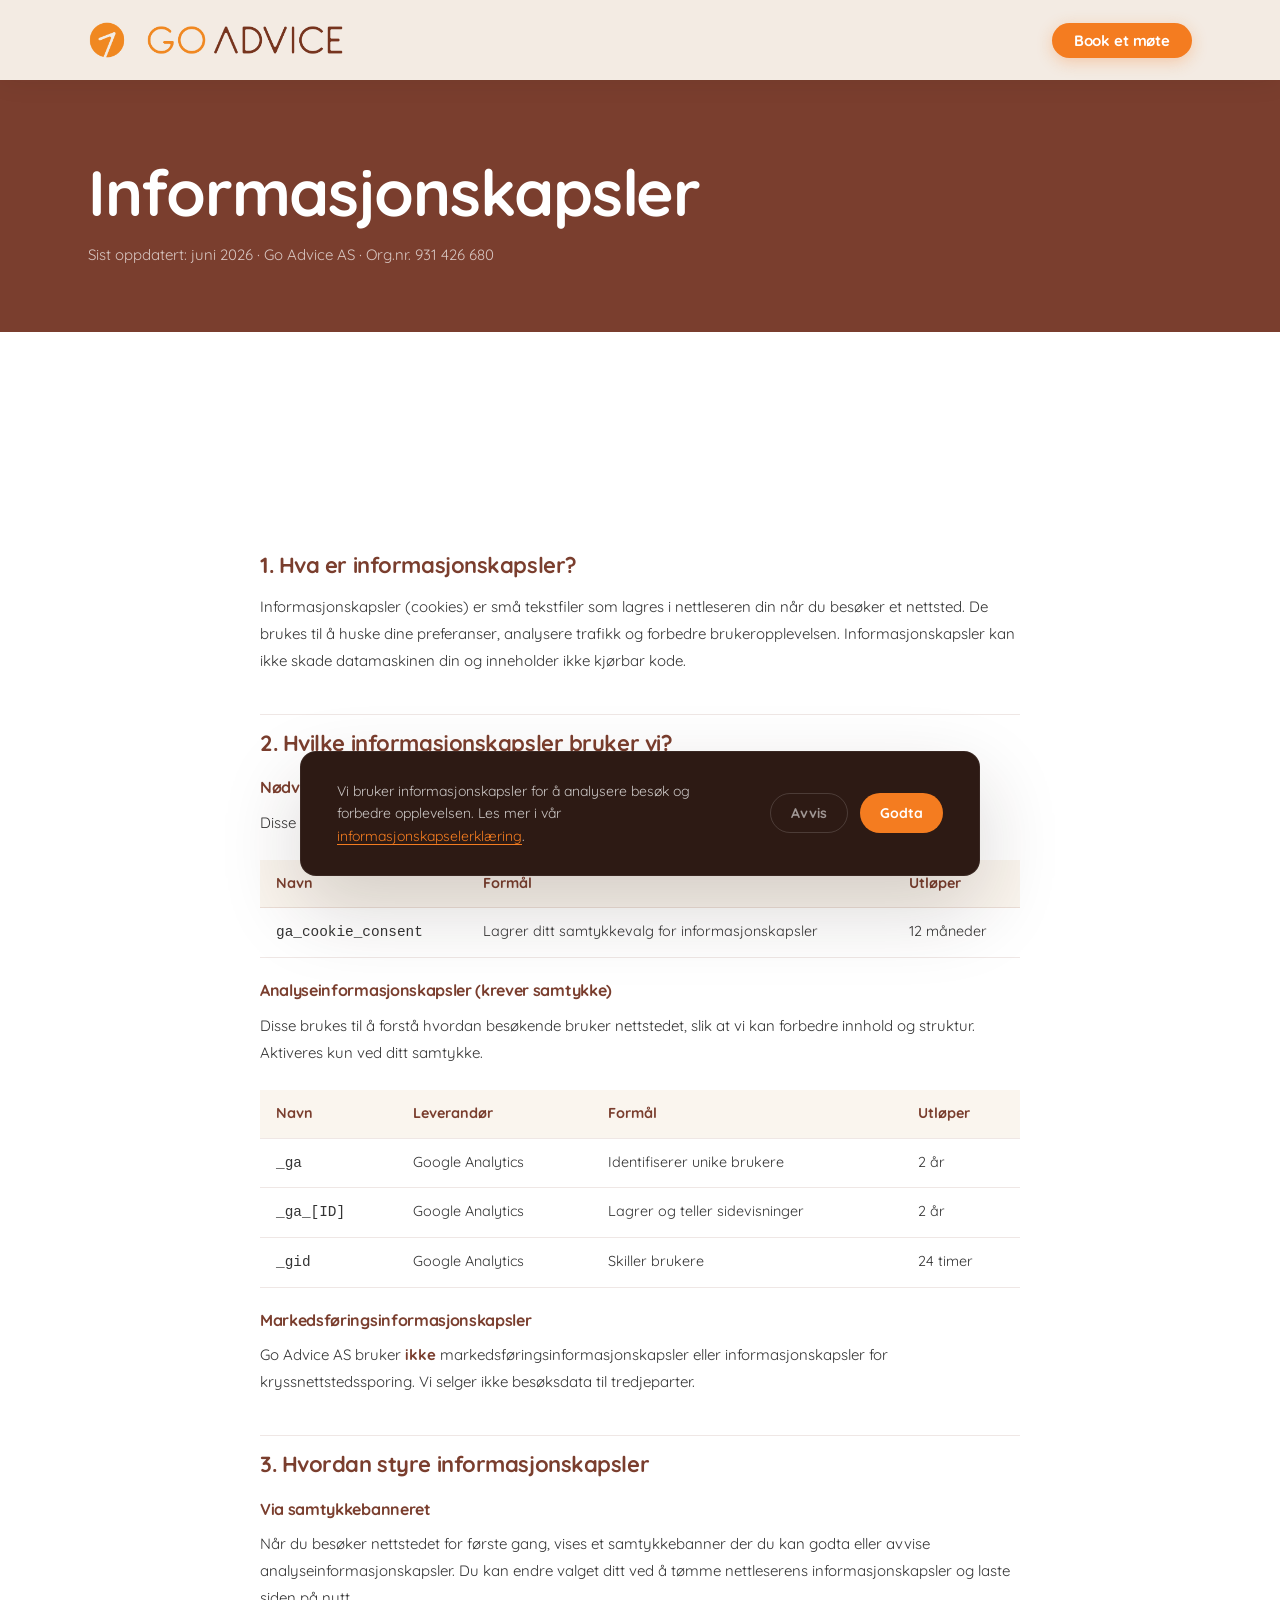
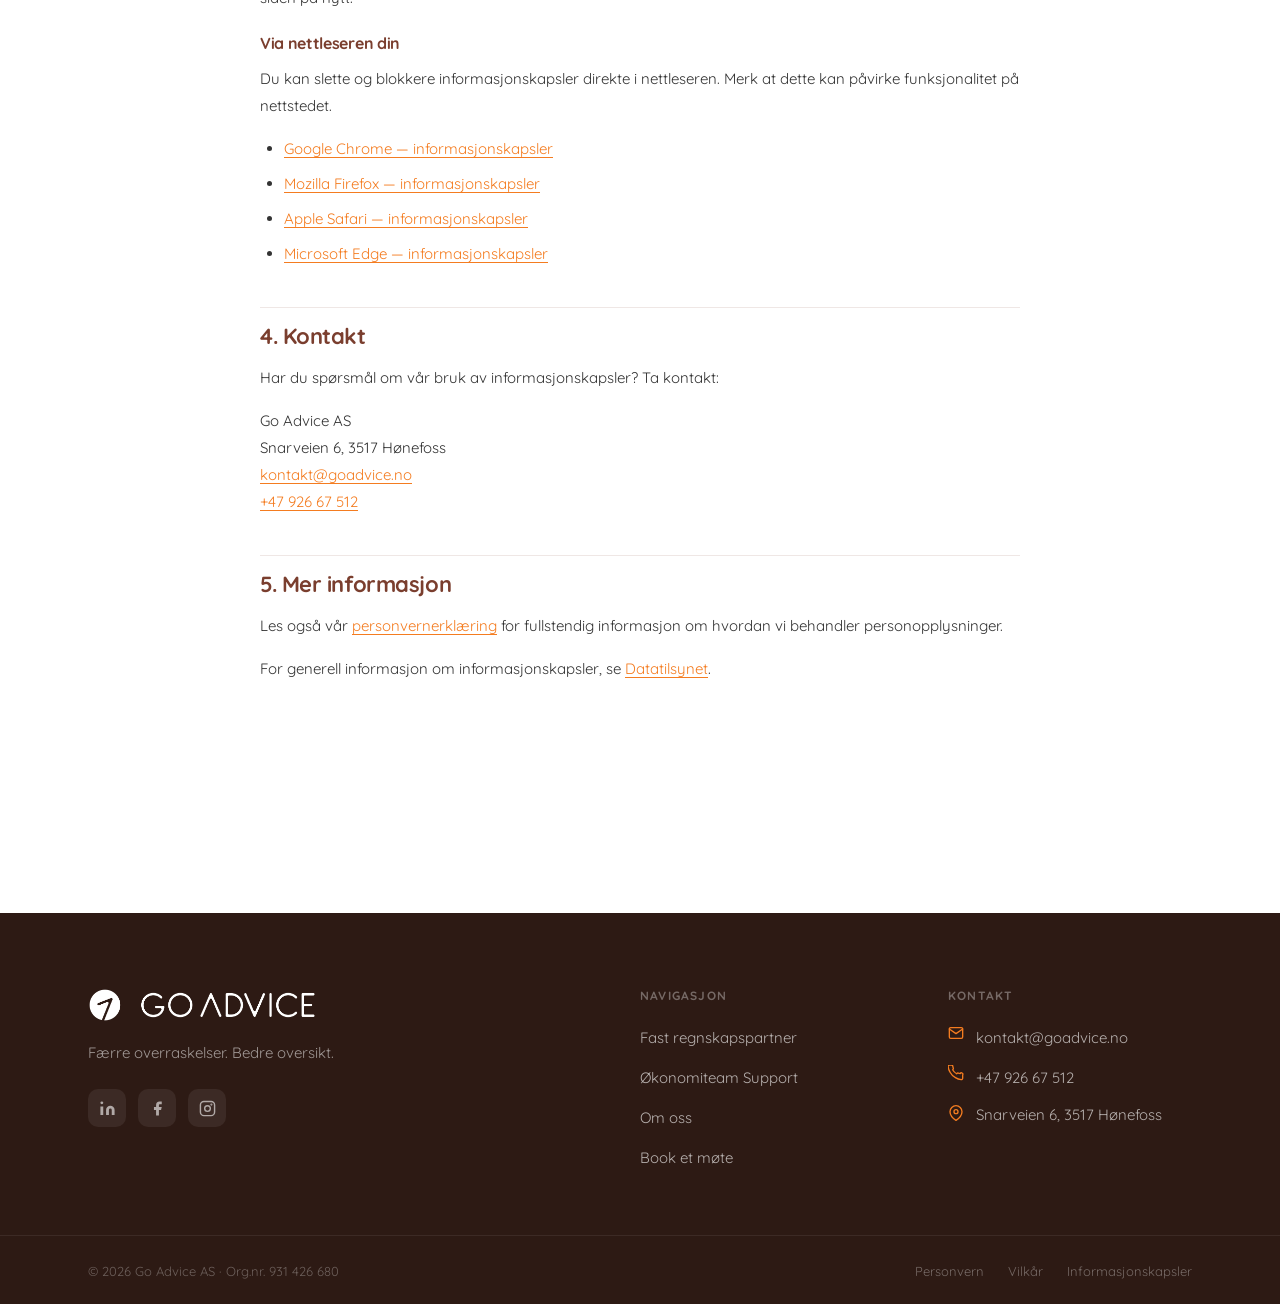
<file: informasjonskapsler.html>
﻿<!DOCTYPE html>
<html lang="no">
<head>
  <meta charset="UTF-8" />
  <meta name="viewport" content="width=device-width, initial-scale=1.0" />
  <title>Informasjonskapsler | Go Advice AS</title>
  <meta name="description" content="Informasjonskapselerklæring for Go Advice AS — hvilke informasjonskapsler vi bruker, hvorfor, og hvordan du styrer dem." />
  <link rel="canonical" href="https://www.goadvice.no/informasjonskapsler" />
  <link rel="icon" type="image/png" sizes="32x32" href="assets/Logomark_Coloured.png" />
  <link rel="preconnect" href="https://fonts.googleapis.com" />
  <link rel="preconnect" href="https://fonts.gstatic.com" crossorigin />
  <link rel="stylesheet" href="assets/style.css" />
</head>
<body>

  <nav id="site-nav" class="nav nav--scrolled" aria-label="Hovednavigasjon">
    <div class="nav__inner">
      <a href="index.html" class="nav__logo" aria-label="Go Advice AS — gå til forsiden">
        <img src="assets/Logo_Coloured.png" alt="Go Advice AS logo" class="logo-coloured" />
        <img src="assets/Logomark_White.png" alt="Go Advice AS" class="logomark-white" />
        <img src="assets/Logomark_Coloured.png" alt="Go Advice AS" class="logomark-coloured" />
        <img src="assets/Logo_White.png" alt="" class="logo-white" aria-hidden="true" />
      </a>
      <a href="booking.html" class="btn btn--primary btn--sm">Book et møte</a>
    </div>
  </nav>

  <div class="policy-hero" style="padding-top: calc(80px + clamp(3rem, 6vw, 5rem));">
    <div class="container">
      <h1>Informasjonskapsler</h1>
      <p>Sist oppdatert: juni 2026 · Go Advice AS · Org.nr. 931 426 680</p>
    </div>
  </div>

  <div class="section section--white">
    <div class="container">
      <div class="policy-content">

        <h2>1. Hva er informasjonskapsler?</h2>
        <p>Informasjonskapsler (cookies) er små tekstfiler som lagres i nettleseren din når du besøker et nettsted. De brukes til å huske dine preferanser, analysere trafikk og forbedre brukeropplevelsen. Informasjonskapsler kan ikke skade datamaskinen din og inneholder ikke kjørbar kode.</p>

        <h2>2. Hvilke informasjonskapsler bruker vi?</h2>

        <h3 style="font-size: 1rem; color: var(--brown); margin: 1.5rem 0 0.75rem; font-weight: 700;">Nødvendige informasjonskapsler</h3>
        <p>Disse er nødvendige for at nettstedet skal fungere. De kan ikke deaktiveres.</p>
        <table class="policy-table">
          <thead>
            <tr><th>Navn</th><th>Formål</th><th>Utløper</th></tr>
          </thead>
          <tbody>
            <tr><td><code>ga_cookie_consent</code></td><td>Lagrer ditt samtykkevalg for informasjonskapsler</td><td>12 måneder</td></tr>
          </tbody>
        </table>

        <h3 style="font-size: 1rem; color: var(--brown); margin: 1.5rem 0 0.75rem; font-weight: 700;">Analyseinformasjonskapsler (krever samtykke)</h3>
        <p>Disse brukes til å forstå hvordan besøkende bruker nettstedet, slik at vi kan forbedre innhold og struktur. Aktiveres kun ved ditt samtykke.</p>
        <table class="policy-table">
          <thead>
            <tr><th>Navn</th><th>Leverandør</th><th>Formål</th><th>Utløper</th></tr>
          </thead>
          <tbody>
            <tr><td><code>_ga</code></td><td>Google Analytics</td><td>Identifiserer unike brukere</td><td>2 år</td></tr>
            <tr><td><code>_ga_[ID]</code></td><td>Google Analytics</td><td>Lagrer og teller sidevisninger</td><td>2 år</td></tr>
            <tr><td><code>_gid</code></td><td>Google Analytics</td><td>Skiller brukere</td><td>24 timer</td></tr>
          </tbody>
        </table>

        <h3 style="font-size: 1rem; color: var(--brown); margin: 1.5rem 0 0.75rem; font-weight: 700;">Markedsføringsinformasjonskapsler</h3>
        <p>Go Advice AS bruker <strong>ikke</strong> markedsføringsinformasjonskapsler eller informasjonskapsler for kryssnettstedssporing. Vi selger ikke besøksdata til tredjeparter.</p>

        <h2>3. Hvordan styre informasjonskapsler</h2>

        <h3 style="font-size: 1rem; color: var(--brown); margin: 1.5rem 0 0.75rem; font-weight: 700;">Via samtykkebanneret</h3>
        <p>Når du besøker nettstedet for første gang, vises et samtykkebanner der du kan godta eller avvise analyseinformasjonskapsler. Du kan endre valget ditt ved å tømme nettleserens informasjonskapsler og laste siden på nytt.</p>

        <h3 style="font-size: 1rem; color: var(--brown); margin: 1.5rem 0 0.75rem; font-weight: 700;">Via nettleseren din</h3>
        <p>Du kan slette og blokkere informasjonskapsler direkte i nettleseren. Merk at dette kan påvirke funksjonalitet på nettstedet.</p>
        <ul>
          <li><a href="https://support.google.com/chrome/answer/95647" target="_blank" rel="noopener noreferrer">Google Chrome — informasjonskapsler</a></li>
          <li><a href="https://support.mozilla.org/nb/kb/informasjonskapsler-aktivere-og-deaktivere" target="_blank" rel="noopener noreferrer">Mozilla Firefox — informasjonskapsler</a></li>
          <li><a href="https://support.apple.com/no-no/guide/safari/sfri11471/mac" target="_blank" rel="noopener noreferrer">Apple Safari — informasjonskapsler</a></li>
          <li><a href="https://support.microsoft.com/nb-no/microsoft-edge/slette-informasjonskapsler-i-microsoft-edge-63947406-40ac-c3b8-57b9-2a946a29ae09" target="_blank" rel="noopener noreferrer">Microsoft Edge — informasjonskapsler</a></li>
        </ul>

        <h2>4. Kontakt</h2>
        <p>Har du spørsmål om vår bruk av informasjonskapsler? Ta kontakt:</p>
        <p>Go Advice AS<br />
        Snarveien 6, 3517 Hønefoss<br />
        <a href="mailto:kontakt@goadvice.no">kontakt@goadvice.no</a><br />
        <a href="tel:+4792667512">+47 926 67 512</a></p>

        <h2>5. Mer informasjon</h2>
        <p>Les også vår <a href="personvern.html">personvernerklæring</a> for fullstendig informasjon om hvordan vi behandler personopplysninger.</p>
        <p>For generell informasjon om informasjonskapsler, se <a href="https://www.datatilsynet.no" target="_blank" rel="noopener noreferrer">Datatilsynet</a>.</p>

      </div>
    </div>
  </div>

  <footer class="footer" role="contentinfo">
    <div class="footer__main">
      <div class="container footer__inner">

        <div class="footer__brand">
          <img src="assets/Logo_White.png" alt="Go Advice AS logo" class="logo-white" />
          <p class="footer__tagline">Færre overraskelser. Bedre oversikt.</p>
          <div class="footer__social" aria-label="Sosiale medier">
            <a href="https://www.linkedin.com/company/goadviceas/" target="_blank" rel="noopener noreferrer" class="footer__social-link" aria-label="Go Advice AS på LinkedIn">
              <svg viewBox="0 0 24 24" fill="currentColor" aria-hidden="true"><path d="M16 8a6 6 0 016 6v7h-4v-7a2 2 0 00-2-2 2 2 0 00-2 2v7h-4v-7a6 6 0 016-6zM2 9h4v12H2z"/><circle cx="4" cy="4" r="2"/></svg>
            </a>
            <a href="https://www.facebook.com/goadviceas" target="_blank" rel="noopener noreferrer" class="footer__social-link" aria-label="Go Advice AS på Facebook">
              <svg viewBox="0 0 24 24" fill="currentColor" aria-hidden="true"><path d="M18 2h-3a5 5 0 00-5 5v3H7v4h3v8h4v-8h3l1-4h-4V7a1 1 0 011-1h3z"/></svg>
            </a>
            <a href="https://www.instagram.com/goadviceas" target="_blank" rel="noopener noreferrer" class="footer__social-link" aria-label="Go Advice AS på Instagram">
              <svg viewBox="0 0 24 24" fill="none" stroke="currentColor" stroke-width="2" stroke-linecap="round" stroke-linejoin="round" aria-hidden="true"><rect x="2" y="2" width="20" height="20" rx="5"/><circle cx="12" cy="12" r="4"/><circle cx="17.5" cy="6.5" r="0.5" fill="currentColor"/></svg>
            </a>
          </div>
        </div>

        <div class="footer__nav-col">
          <h4>Navigasjon</h4>
          <ul>
            <li><a href="fast-regnskapspartner.html">Fast regnskapspartner</a></li>
            <li><a href="okonomiteam-support.html">Økonomiteam Support</a></li>
            <li><a href="om-oss.html">Om oss</a></li>
            <li><a href="booking.html">Book et møte</a></li>
          </ul>
        </div>

        <div class="footer__nav-col">
          <h4>Kontakt</h4>
          <div class="footer__contact-item">
            <svg viewBox="0 0 24 24" fill="none" stroke="currentColor" stroke-width="2" stroke-linecap="round" stroke-linejoin="round" aria-hidden="true"><path d="M4 4h16c1.1 0 2 .9 2 2v12c0 1.1-.9 2-2 2H4c-1.1 0-2-.9-2-2V6c0-1.1.9-2 2-2z"/><polyline points="22,6 12,13 2,6"/></svg>
            <a href="mailto:kontakt@goadvice.no"><span>kontakt@goadvice.no</span></a>
          </div>
          <div class="footer__contact-item">
            <svg viewBox="0 0 24 24" fill="none" stroke="currentColor" stroke-width="2" stroke-linecap="round" stroke-linejoin="round" aria-hidden="true"><path d="M22 16.92v3a2 2 0 01-2.18 2 19.79 19.79 0 01-8.63-3.07A19.5 19.5 0 013.07 10.8 19.79 19.79 0 01.22 2.18 2 2 0 012.18 0h3a2 2 0 012 1.72 12.84 12.84 0 00.7 2.81 2 2 0 01-.45 2.11L6.91 7.1a16 16 0 006 6l.46-.46a2 2 0 012.11-.45 12.84 12.84 0 002.81.7A2 2 0 0122 14.92z"/></svg>
            <a href="tel:+4792667512"><span>+47 926 67 512</span></a>
          </div>
          <div class="footer__contact-item">
            <svg viewBox="0 0 24 24" fill="none" stroke="currentColor" stroke-width="2" stroke-linecap="round" stroke-linejoin="round" aria-hidden="true"><path d="M21 10c0 7-9 13-9 13s-9-6-9-13a9 9 0 0118 0z"/><circle cx="12" cy="10" r="3"/></svg>
            <span>Snarveien 6, 3517 Hønefoss</span>
          </div>
        </div>

      </div>
    </div>

    <hr class="footer__divider" />

    <div class="footer__legal">
      <div class="container footer__legal-inner">
        <p>© 2026 Go Advice AS · Org.nr. 931 426 680</p>
        <div class="footer__legal-links">
          <a href="personvern.html">Personvern</a>
          <a href="vilkar.html">Vilkår</a>
          <a href="informasjonskapsler.html">Informasjonskapsler</a>
        </div>
      </div>
    </div>
  </footer>

  <div id="cookie-banner" class="cookie-banner" role="dialog" aria-labelledby="cookie-banner-title" aria-live="polite">
    <div class="cookie-banner__text">
      <p id="cookie-banner-title">
        Vi bruker informasjonskapsler for å analysere besøk og forbedre opplevelsen.
        Les mer i vår <a href="informasjonskapsler.html">informasjonskapselerklæring</a>.
      </p>
    </div>
    <div class="cookie-banner__actions">
      <button class="cookie-btn cookie-btn--decline" data-cookie-decline type="button">Avvis</button>
      <button class="cookie-btn cookie-btn--accept" data-cookie-accept type="button">Godta</button>
    </div>
  </div>

  <script src="assets/main.js"></script>
</body>
</html>
</file>
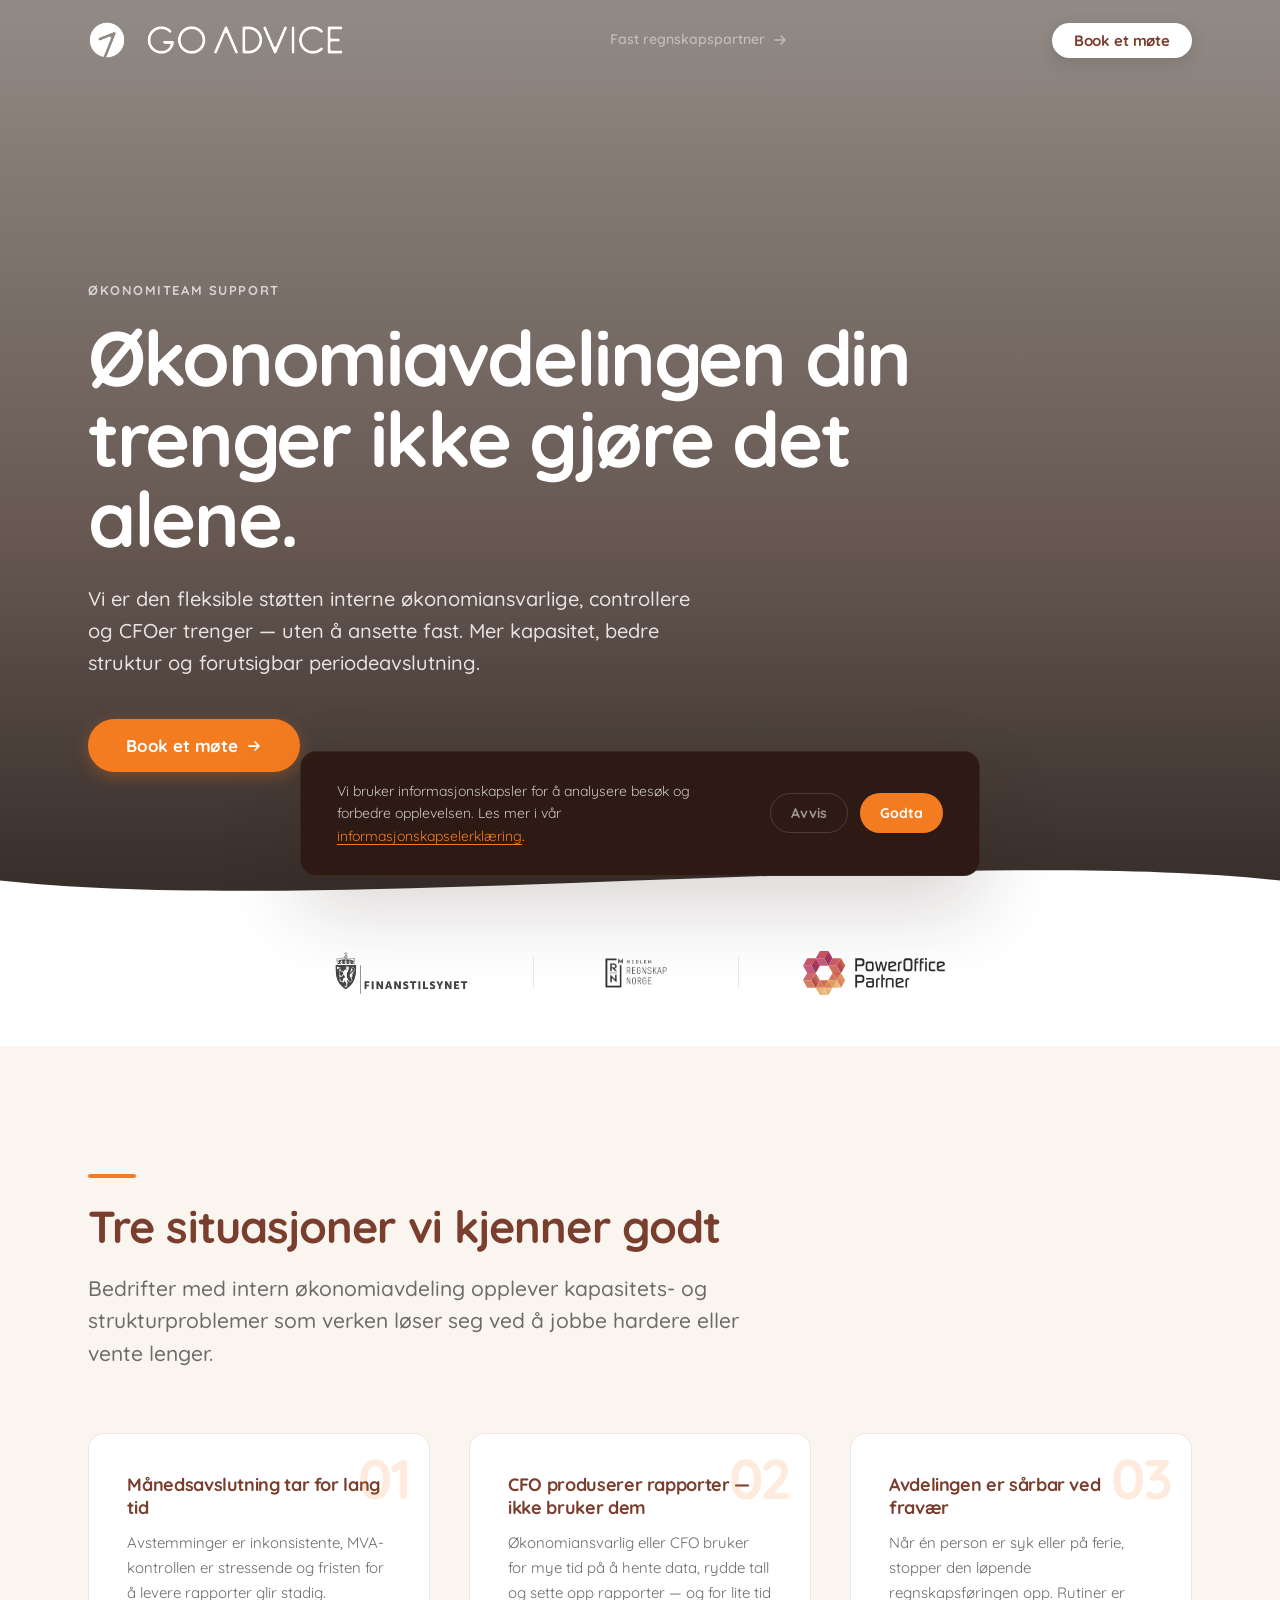
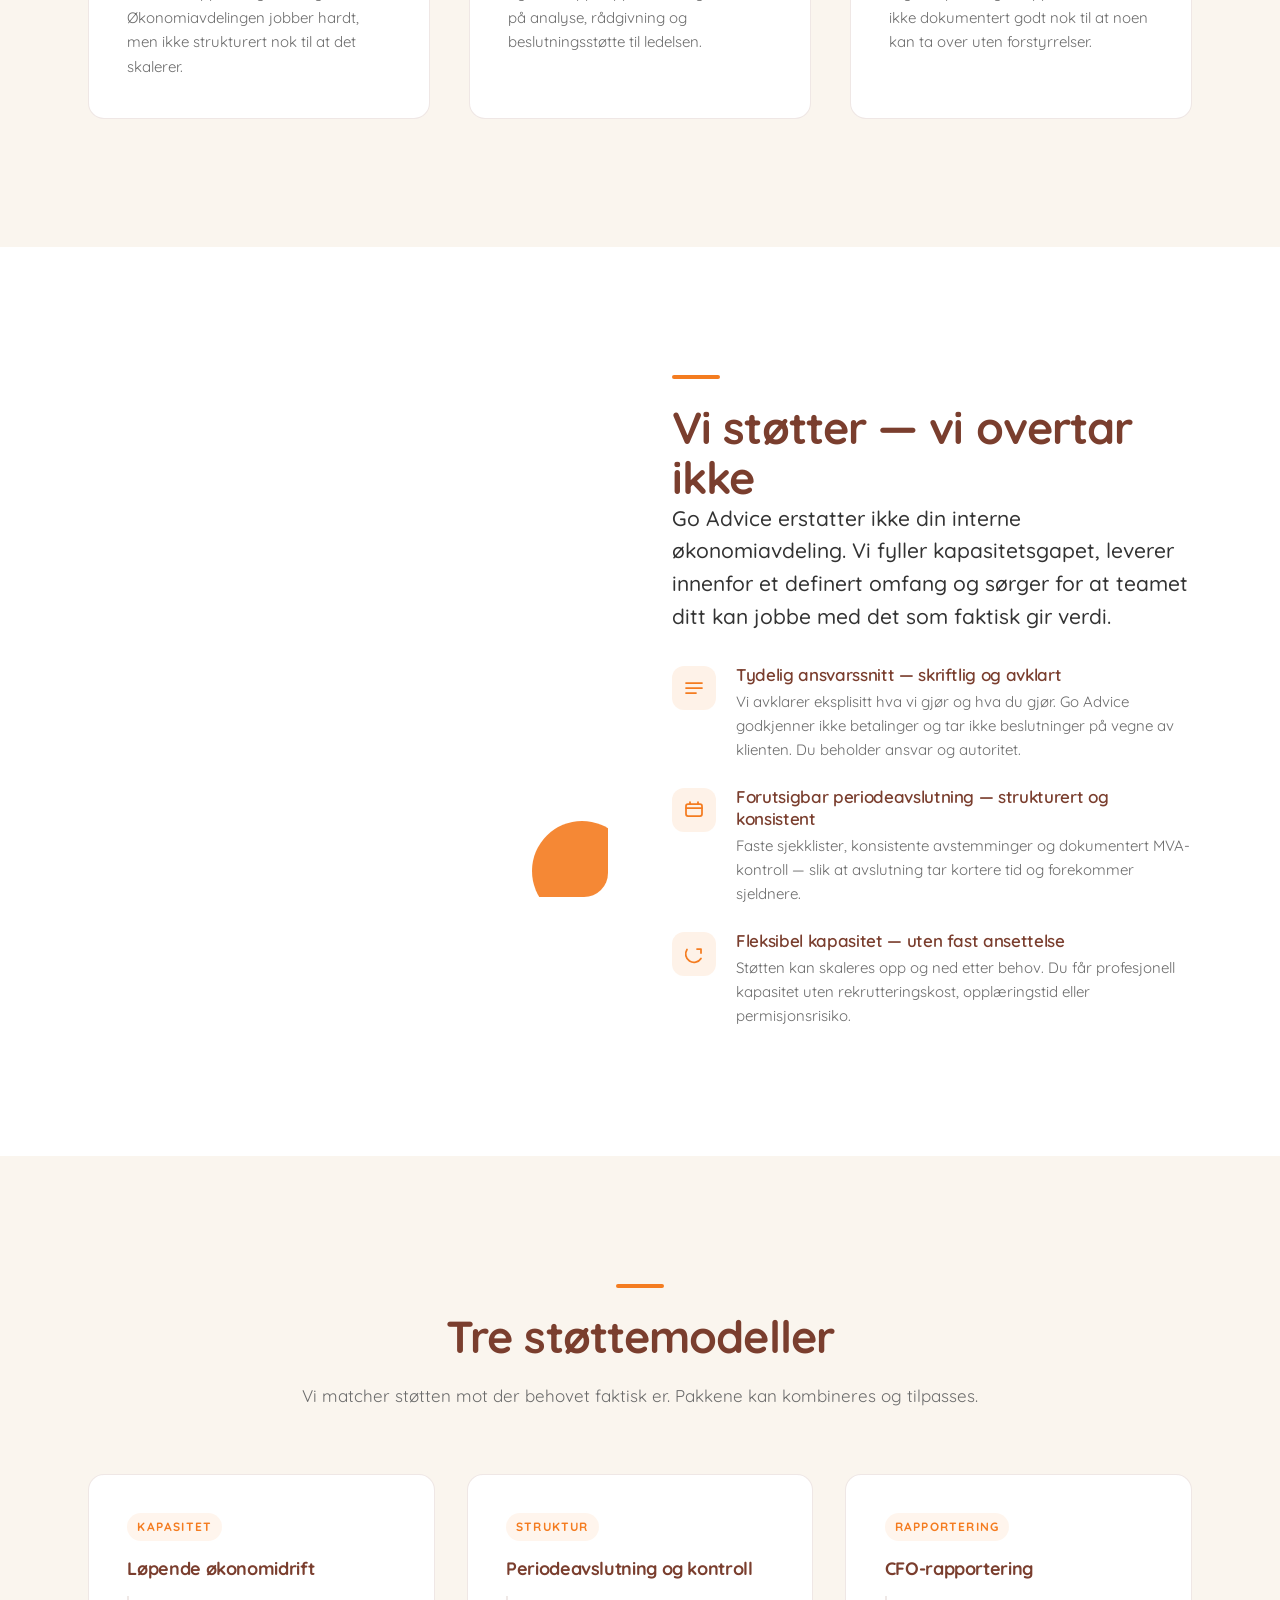
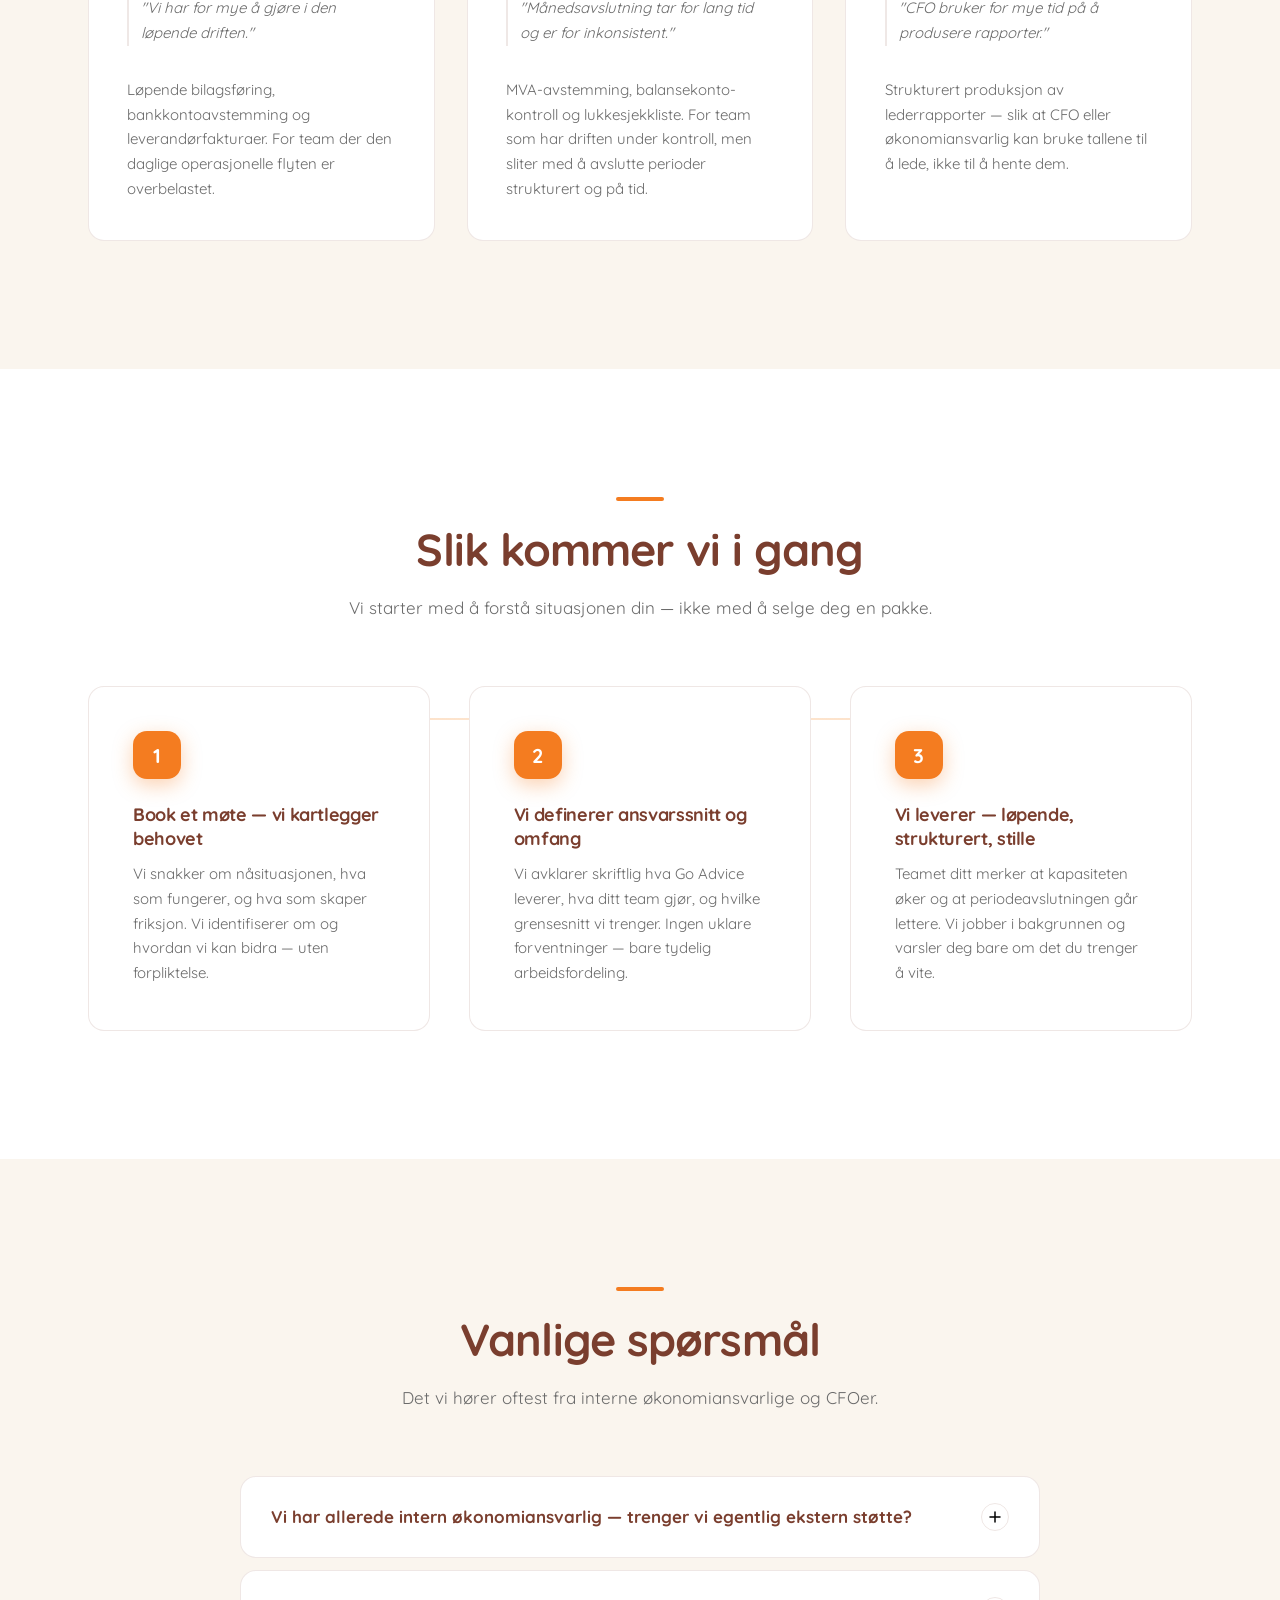
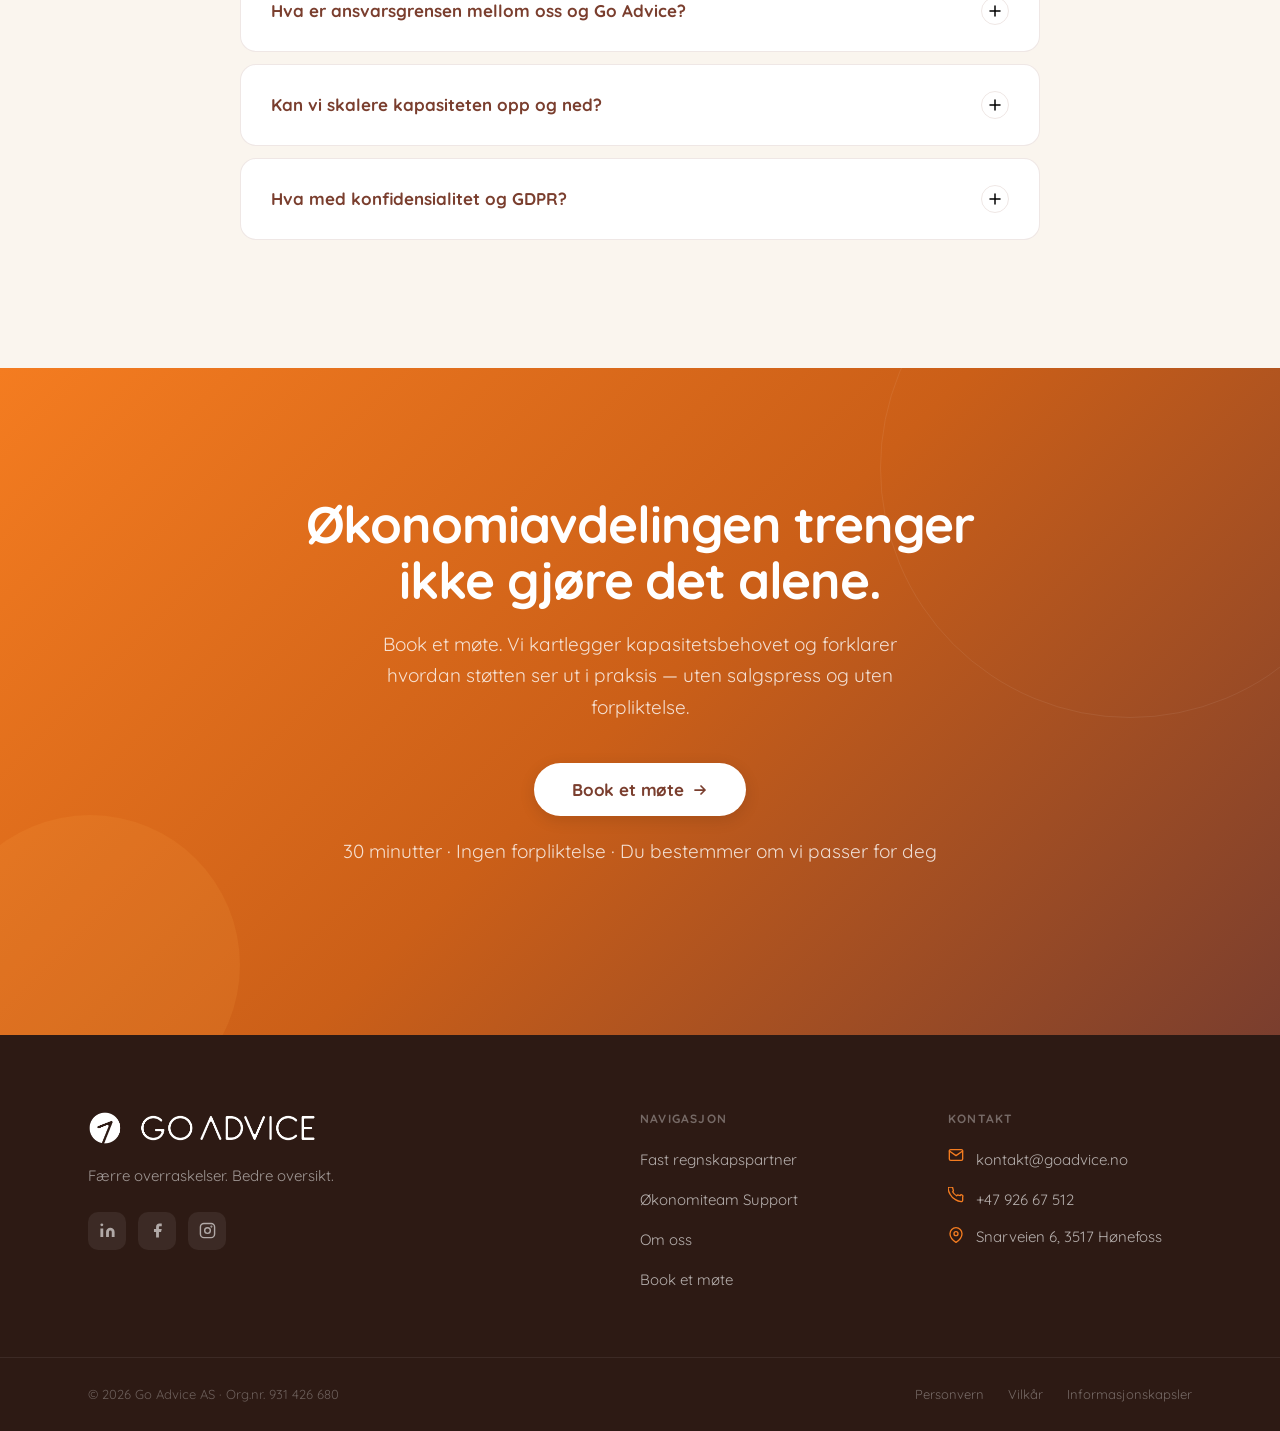
<file: okonomiteam-support.html>
﻿<!DOCTYPE html>
<html lang="no">
<head>
  <meta charset="UTF-8" />
  <meta name="viewport" content="width=device-width, initial-scale=1.0" />
  <title>Støtte til intern økonomiavdeling | Go Advice AS</title>
  <meta name="description" content="Økonomiavdelingen trenger mer kapasitet? Go Advice AS gir intern økonomiavdeling strukturert støtte — løpende drift, periodeavslutning og CFO-rapportering. Ta kontakt for en uforpliktende prat." />
  <link rel="canonical" href="https://www.goadvice.no/okonomiteam-support" />

  <!-- Open Graph -->
  <meta property="og:title" content="Støtte til intern økonomiavdeling | Go Advice AS" />
  <meta property="og:description" content="Intern økonomiavdeling med kapasitetsproblemer? Go Advice AS leverer strukturert støtte — løpende drift, periodeavslutning og CFO-rapportering." />
  <meta property="og:type" content="website" />
  <meta property="og:url" content="https://www.goadvice.no/okonomiteam-support" />
  <meta property="og:locale" content="nb_NO" />

  <!-- Favicon -->
  <link rel="icon" type="image/png" sizes="32x32" href="assets/Logomark_Coloured.png" />
  <link rel="apple-touch-icon" href="assets/Logomark_Coloured.png" />

  <!-- Fonts -->
  <link rel="preconnect" href="https://fonts.googleapis.com" />
  <link rel="preconnect" href="https://fonts.gstatic.com" crossorigin />

  <!-- Styles -->
  <link rel="stylesheet" href="assets/style.css" />

  <!-- Structured Data -->
  <script type="application/ld+json">
  {
    "@context": "https://schema.org",
    "@type": "AccountingService",
    "name": "Go Advice AS",
    "url": "https://www.goadvice.no",
    "telephone": "+4792667512",
    "email": "kontakt@goadvice.no",
    "address": {
      "@type": "PostalAddress",
      "streetAddress": "Snarveien 6",
      "addressLocality": "Hønefoss",
      "postalCode": "3517",
      "addressCountry": "NO"
    },
    "areaServed": "NO",
    "knowsLanguage": "nb",
    "description": "Støtte til intern økonomiavdeling — løpende drift, periodeavslutning og CFO-rapportering."
  }
  </script>

  <style>
    .hero--os {
      background-image: url('https://images.unsplash.com/photo-1542744173-8e7e53415bb0?auto=format&fit=crop&w=1920&q=80');
    }
    .solution-img--os {
      background-image: url('https://images.unsplash.com/photo-1486312338219-ce68d2c6f44d?auto=format&fit=crop&w=900&q=80');
      background-size: cover;
      background-position: center;
      width: 100%; height: 100%;
    }

    /* Package cards — only used on this page */
    .packages__grid {
      display: grid;
      grid-template-columns: repeat(3, 1fr);
      gap: clamp(1.5rem, 3vw, 2rem);
      margin-top: clamp(3rem, 5vw, 4.5rem);
    }

    .package-card {
      background: var(--white);
      border-radius: var(--radius);
      padding: clamp(1.75rem, 3vw, 2.5rem);
      border: 1.5px solid var(--border);
      display: flex;
      flex-direction: column;
      gap: var(--space-4);
      transition: transform var(--dur-fast) var(--ease-out-expo),
                  box-shadow var(--dur-fast) var(--ease-out-expo),
                  border-color var(--dur-fast) var(--ease-out);
    }
    .package-card:hover {
      transform: translateY(-6px);
      box-shadow: var(--shadow-lg);
      border-color: rgba(244,124,32,0.2);
    }

    .package-card__tag {
      font-size: 0.75rem;
      font-weight: 700;
      letter-spacing: 0.1em;
      text-transform: uppercase;
      color: var(--orange);
      background: rgba(244,124,32,0.08);
      padding: 0.25rem 0.625rem;
      border-radius: 100px;
      display: inline-block;
      width: fit-content;
    }

    .package-card h3 {
      font-size: 1.125rem;
      color: var(--brown);
      margin-bottom: 0;
      line-height: 1.3;
    }

    .package-card__problem {
      font-size: 0.875rem;
      color: var(--grey-muted);
      font-style: italic;
      line-height: 1.5;
      border-left: 2px solid var(--border);
      padding-left: var(--space-3);
      max-width: none;
    }

    .package-card p {
      font-size: 0.9375rem;
      color: var(--grey-light);
      line-height: 1.65;
      max-width: none;
    }

    @media (max-width: 900px) {
      .packages__grid { grid-template-columns: 1fr; }
    }
  </style>
</head>
<body>

  <!-- ── Navigation ──────────────────────────────────────────────────── -->
  <nav id="site-nav" class="nav nav--transparent" aria-label="Hovednavigasjon">
    <div class="nav__inner">
      <a href="index.html" class="nav__logo" aria-label="Go Advice AS — gå til forsiden">
        <img src="assets/Logo_White.png" alt="Go Advice AS logo" class="logo-white" />
        <img src="assets/Logo_Coloured.png" alt="Go Advice AS logo" class="logo-coloured" />
        <img src="assets/Logomark_White.png" alt="Go Advice AS" class="logomark-white" />
        <img src="assets/Logomark_Coloured.png" alt="Go Advice AS" class="logomark-coloured" />
      </a>
      <div class="nav__middle">
        <a href="fast-regnskapspartner.html" class="nav__secondary-link">
          Fast regnskapspartner
          <svg width="14" height="14" viewBox="0 0 14 14" fill="none" aria-hidden="true"><path d="M2 7h10M8 3l4 4-4 4" stroke="currentColor" stroke-width="1.5" stroke-linecap="round" stroke-linejoin="round"/></svg>
        </a>
      </div>
      <a href="booking.html" class="btn btn--white btn--sm">Book et møte</a>
    </div>
  </nav>

  <!-- ── Hero ────────────────────────────────────────────────────────── -->
  <section class="hero hero--photo hero--os" id="hero"
           aria-label="Innledning — Økonomiteam Support">
    <div class="hero__overlay" aria-hidden="true"></div>
    <div class="hero__content">
      <span class="eyebrow animate">Økonomiteam Support</span>
      <h1 class="hero__title animate">
        Økonomiavdelingen din trenger ikke gjøre det alene.
      </h1>
      <p class="hero__sub animate">
        Vi er den fleksible støtten interne økonomiansvarlige, controllere og CFOer trenger — uten å ansette fast. Mer kapasitet, bedre struktur og forutsigbar periodeavslutning.
      </p>
      <div class="hero__actions animate">
        <a href="booking.html" class="btn btn--primary btn--lg">
          Book et møte
          <svg width="16" height="16" viewBox="0 0 16 16" fill="none" aria-hidden="true"><path d="M3 8h10M9 4l4 4-4 4" stroke="currentColor" stroke-width="1.75" stroke-linecap="round" stroke-linejoin="round"/></svg>
        </a>
      </div>
    </div>
    <div class="hero__wave" aria-hidden="true">
      <svg viewBox="0 0 1440 64" xmlns="http://www.w3.org/2000/svg" preserveAspectRatio="none">
        <path d="M0,40 C360,80 1080,0 1440,40 L1440,64 L0,64 Z" fill="#ffffff"/>
      </svg>
    </div>
  </section>

  <!-- ── Trust Strip ──────────────────────────────────────────────────── -->
  <section class="trust-strip section--white" aria-label="Sertifiseringer og partnerskap">
    <div class="container">
      <div class="trust-strip__inner">
        <a href="https://www.finanstilsynet.no/virksomhetsregisteret/detalj/?id=232989"
           target="_blank" rel="noopener noreferrer"
           class="trust-strip__item"
           aria-label="Finanstilsynet — Godkjent regnskapsselskap (åpnes i ny fane)">
          <img src="assets/finanstilsynet-logo.svg" alt="Finanstilsynet — Godkjent regnskapsselskap" />
        </a>
        <div class="trust-strip__divider" aria-hidden="true"></div>
        <div class="trust-strip__item">
          <img src="assets/regnskap-norge-black-web.webp" alt="Regnskap Norge — Autorisert medlem" />
        </div>
        <div class="trust-strip__divider" aria-hidden="true"></div>
        <div class="trust-strip__item">
          <img src="assets/poweroffice-partner-mork.svg" alt="PowerOffice GO — Certified Partner" />
        </div>
      </div>
    </div>
  </section>

  <!-- ── Problem ──────────────────────────────────────────────────────── -->
  <section class="section section--cream" id="utfordringer"
           aria-labelledby="problem-heading">
    <div class="container">
      <div class="section__header">
        <div class="section-divider" aria-hidden="true"></div>
        <h2 id="problem-heading">Tre situasjoner vi kjenner godt</h2>
        <p class="lead">
          Bedrifter med intern økonomiavdeling opplever kapasitets- og strukturproblemer som verken løser seg ved å jobbe hardere eller vente lenger.
        </p>
      </div>

      <div class="problem__grid stagger">

        <div class="problem-item animate-scale">
          <span class="problem-item__number" aria-hidden="true">01</span>
          <h3>Månedsavslutning tar for lang tid</h3>
          <p>Avstemminger er inkonsistente, MVA-kontrollen er stressende og fristen for å levere rapporter glir stadig. Økonomiavdelingen jobber hardt, men ikke strukturert nok til at det skalerer.</p>
        </div>

        <div class="problem-item animate-scale">
          <span class="problem-item__number" aria-hidden="true">02</span>
          <h3>CFO produserer rapporter — ikke bruker dem</h3>
          <p>Økonomiansvarlig eller CFO bruker for mye tid på å hente data, rydde tall og sette opp rapporter — og for lite tid på analyse, rådgivning og beslutningsstøtte til ledelsen.</p>
        </div>

        <div class="problem-item animate-scale">
          <span class="problem-item__number" aria-hidden="true">03</span>
          <h3>Avdelingen er sårbar ved fravær</h3>
          <p>Når én person er syk eller på ferie, stopper den løpende regnskapsføringen opp. Rutiner er ikke dokumentert godt nok til at noen kan ta over uten forstyrrelser.</p>
        </div>

      </div>
    </div>
  </section>

  <!-- ── Solution / Packages ──────────────────────────────────────────── -->
  <section class="section section--white" id="loesning"
           aria-labelledby="solution-heading">
    <div class="container">
      <div class="solution__grid">

        <div class="solution__image animate-left" role="img" aria-label="Profesjonell kontorplass der økonomiavdeling arbeider med rapportering">
          <div class="solution-img--os"></div>
        </div>

        <div class="animate-right">
          <div class="section-divider" aria-hidden="true"></div>
          <h2 id="solution-heading">Vi støtter — vi overtar ikke</h2>
          <p class="lead" style="margin-bottom: 2rem;">
            Go Advice erstatter ikke din interne økonomiavdeling. Vi fyller kapasitetsgapet, leverer innenfor et definert omfang og sørger for at teamet ditt kan jobbe med det som faktisk gir verdi.
          </p>

          <div class="solution__list">

            <div class="solution-item">
              <div class="solution-item__icon" aria-hidden="true">
                <svg viewBox="0 0 20 20" fill="none" stroke="currentColor" stroke-width="1.75" stroke-linecap="round" stroke-linejoin="round"><path d="M2 5h16M2 10h16M2 15h10"/></svg>
              </div>
              <div class="solution-item__text">
                <h4>Tydelig ansvarssnitt — skriftlig og avklart</h4>
                <p>Vi avklarer eksplisitt hva vi gjør og hva du gjør. Go Advice godkjenner ikke betalinger og tar ikke beslutninger på vegne av klienten. Du beholder ansvar og autoritet.</p>
              </div>
            </div>

            <div class="solution-item">
              <div class="solution-item__icon" aria-hidden="true">
                <svg viewBox="0 0 20 20" fill="none" stroke="currentColor" stroke-width="1.75" stroke-linecap="round" stroke-linejoin="round"><rect x="2" y="4" width="16" height="12" rx="2"/><path d="M6 4V2M14 4V2M2 8h16"/></svg>
              </div>
              <div class="solution-item__text">
                <h4>Forutsigbar periodeavslutning — strukturert og konsistent</h4>
                <p>Faste sjekklister, konsistente avstemminger og dokumentert MVA-kontroll — slik at avslutning tar kortere tid og forekommer sjeldnere.</p>
              </div>
            </div>

            <div class="solution-item">
              <div class="solution-item__icon" aria-hidden="true">
                <svg viewBox="0 0 20 20" fill="none" stroke="currentColor" stroke-width="1.75" stroke-linecap="round" stroke-linejoin="round"><path d="M17 14.5A8 8 0 113 5.5"/><path d="M17 9V5h-4"/></svg>
              </div>
              <div class="solution-item__text">
                <h4>Fleksibel kapasitet — uten fast ansettelse</h4>
                <p>Støtten kan skaleres opp og ned etter behov. Du får profesjonell kapasitet uten rekrutteringskost, opplæringstid eller permisjonsrisiko.</p>
              </div>
            </div>

          </div>
        </div>

      </div>
    </div>
  </section>

  <!-- ── Packages ─────────────────────────────────────────────────────── -->
  <section class="section section--cream" id="pakker"
           aria-labelledby="packages-heading">
    <div class="container">
      <div class="section__header section__header--center">
        <div class="section-divider" style="margin: 0 auto 1.5rem;" aria-hidden="true"></div>
        <h2 id="packages-heading">Tre støttemodeller</h2>
        <p>Vi matcher støtten mot der behovet faktisk er. Pakkene kan kombineres og tilpasses.</p>
      </div>

      <div class="packages__grid stagger">

        <div class="package-card animate-scale">
          <span class="package-card__tag">Kapasitet</span>
          <h3>Løpende økonomidrift</h3>
          <p class="package-card__problem">"Vi har for mye å gjøre i den løpende driften."</p>
          <p>Løpende bilagsføring, bankkontoavstemming og leverandørfakturaer. For team der den daglige operasjonelle flyten er overbelastet.</p>
        </div>

        <div class="package-card animate-scale">
          <span class="package-card__tag">Struktur</span>
          <h3>Periodeavslutning og kontroll</h3>
          <p class="package-card__problem">"Månedsavslutning tar for lang tid og er for inkonsistent."</p>
          <p>MVA-avstemming, balansekonto-kontroll og lukkesjekkliste. For team som har driften under kontroll, men sliter med å avslutte perioder strukturert og på tid.</p>
        </div>

        <div class="package-card animate-scale">
          <span class="package-card__tag">Rapportering</span>
          <h3>CFO-rapportering</h3>
          <p class="package-card__problem">"CFO bruker for mye tid på å produsere rapporter."</p>
          <p>Strukturert produksjon av lederrapporter — slik at CFO eller økonomiansvarlig kan bruke tallene til å lede, ikke til å hente dem.</p>
        </div>

      </div>
    </div>
  </section>

  <!-- ── How It Works ─────────────────────────────────────────────────── -->
  <section class="section section--white" id="slik-starter-vi"
           aria-labelledby="hiw-heading">
    <div class="container">
      <div class="section__header section__header--center">
        <div class="section-divider" style="margin: 0 auto 1.5rem;" aria-hidden="true"></div>
        <h2 id="hiw-heading">Slik kommer vi i gang</h2>
        <p>Vi starter med å forstå situasjonen din — ikke med å selge deg en pakke.</p>
      </div>

      <div class="how-it-works__grid stagger">

        <div class="step-card animate-scale">
          <div class="step-card__number" aria-hidden="true">1</div>
          <h3>Book et møte — vi kartlegger behovet</h3>
          <p>Vi snakker om nåsituasjonen, hva som fungerer, og hva som skaper friksjon. Vi identifiserer om og hvordan vi kan bidra — uten forpliktelse.</p>
        </div>

        <div class="step-card animate-scale">
          <div class="step-card__number" aria-hidden="true">2</div>
          <h3>Vi definerer ansvarssnitt og omfang</h3>
          <p>Vi avklarer skriftlig hva Go Advice leverer, hva ditt team gjør, og hvilke grensesnitt vi trenger. Ingen uklare forventninger — bare tydelig arbeidsfordeling.</p>
        </div>

        <div class="step-card animate-scale">
          <div class="step-card__number" aria-hidden="true">3</div>
          <h3>Vi leverer — løpende, strukturert, stille</h3>
          <p>Teamet ditt merker at kapasiteten øker og at periodeavslutningen går lettere. Vi jobber i bakgrunnen og varsler deg bare om det du trenger å vite.</p>
        </div>

      </div>
    </div>
  </section>

  <!-- ── FAQ ──────────────────────────────────────────────────────────── -->
  <section class="section section--cream" id="faq"
           aria-labelledby="faq-heading">
    <div class="container">
      <div class="section__header section__header--center">
        <div class="section-divider" style="margin: 0 auto 1.5rem;" aria-hidden="true"></div>
        <h2 id="faq-heading">Vanlige spørsmål</h2>
        <p>Det vi hører oftest fra interne økonomiansvarlige og CFOer.</p>
      </div>

      <div class="faq__list" role="list">

        <div class="faq-item" role="listitem">
          <button class="faq-item__trigger" aria-expanded="false">
            <span class="faq-item__question">Vi har allerede intern økonomiansvarlig — trenger vi egentlig ekstern støtte?</span>
            <span class="faq-item__icon" aria-hidden="true">
              <svg width="12" height="12" viewBox="0 0 12 12" fill="none"><path d="M6 1v10M1 6h10" stroke="currentColor" stroke-width="1.5" stroke-linecap="round"/></svg>
            </span>
          </button>
          <div class="faq-item__body">
            <p class="faq-item__answer">
              Intern økonomiansvarlig og ekstern støtte er ikke enten-eller. Mange interne team bruker oss for å håndtere kapasitetstopper, sikre konsistente avstemminger, eller frigjøre økonomiansvarlig til analyse og lederstøtte fremfor produksjonsarbeid. Vi støtter — vi overtar ikke.
            </p>
          </div>
        </div>

        <div class="faq-item" role="listitem">
          <button class="faq-item__trigger" aria-expanded="false">
            <span class="faq-item__question">Hva er ansvarsgrensen mellom oss og Go Advice?</span>
            <span class="faq-item__icon" aria-hidden="true">
              <svg width="12" height="12" viewBox="0 0 12 12" fill="none"><path d="M6 1v10M1 6h10" stroke="currentColor" stroke-width="1.5" stroke-linecap="round"/></svg>
            </span>
          </button>
          <div class="faq-item__body">
            <p class="faq-item__answer">
              Ansvarsgrensen avklares skriftlig i avtalen. Du beholder fullt ansvar og autoritet — Go Advice produserer og strukturerer innenfor et definert omfang. Vi godkjenner ikke betalinger og tar ikke finansielle beslutninger på vegne av klienten. Grensesnittet er alltid tydelig.
            </p>
          </div>
        </div>

        <div class="faq-item" role="listitem">
          <button class="faq-item__trigger" aria-expanded="false">
            <span class="faq-item__question">Kan vi skalere kapasiteten opp og ned?</span>
            <span class="faq-item__icon" aria-hidden="true">
              <svg width="12" height="12" viewBox="0 0 12 12" fill="none"><path d="M6 1v10M1 6h10" stroke="currentColor" stroke-width="1.5" stroke-linecap="round"/></svg>
            </span>
          </button>
          <div class="faq-item__body">
            <p class="faq-item__answer">
              Ja. Vi jobber på avtalt omfang og kan justere kapasiteten etter behov — for eksempel ved årsoppgjørsperioder, vekst, eller midlertidig fravær i teamet. Det er nettopp denne fleksibiliteten som gjør ekstern støtte attraktiv fremfor fast ansettelse.
            </p>
          </div>
        </div>

        <div class="faq-item" role="listitem">
          <button class="faq-item__trigger" aria-expanded="false">
            <span class="faq-item__question">Hva med konfidensialitet og GDPR?</span>
            <span class="faq-item__icon" aria-hidden="true">
              <svg width="12" height="12" viewBox="0 0 12 12" fill="none"><path d="M6 1v10M1 6h10" stroke="currentColor" stroke-width="1.5" stroke-linecap="round"/></svg>
            </span>
          </button>
          <div class="faq-item__body">
            <p class="faq-item__answer">
              Vi opererer etter GDPR-regelverket og inngår databehandleravtale som del av samarbeidet. All informasjon behandles konfidensielt innenfor klare rammer. Go Advice er godkjent regnskapsselskap under tilsyn av Finanstilsynet.
            </p>
          </div>
        </div>

      </div>
    </div>
  </section>

  <!-- ── Final CTA ─────────────────────────────────────────────────────── -->
  <section class="final-cta" id="kontakt" aria-labelledby="cta-heading">
    <div class="container">
      <h2 id="cta-heading" class="animate">
        Økonomiavdelingen trenger ikke gjøre det alene.
      </h2>
      <p class="animate">
        Book et møte. Vi kartlegger kapasitetsbehovet og forklarer hvordan støtten ser ut i praksis — uten salgspress og uten forpliktelse.
      </p>
      <a href="booking.html" class="btn btn--white btn--lg animate">
        Book et møte
        <svg width="16" height="16" viewBox="0 0 16 16" fill="none" aria-hidden="true"><path d="M3 8h10M9 4l4 4-4 4" stroke="currentColor" stroke-width="1.75" stroke-linecap="round" stroke-linejoin="round"/></svg>
      </a>
      <p class="final-cta__reassurance animate">
        30 minutter · Ingen forpliktelse · Du bestemmer om vi passer for deg
      </p>
    </div>
  </section>

  <!-- ── Footer ───────────────────────────────────────────────────────── -->
  <footer class="footer" role="contentinfo">
    <div class="footer__main">
      <div class="container footer__inner">

        <div class="footer__brand">
          <img src="assets/Logo_White.png" alt="Go Advice AS logo" class="logo-white" />
          <p class="footer__tagline">Færre overraskelser. Bedre oversikt.</p>
          <div class="footer__social" aria-label="Sosiale medier">
            <a href="https://www.linkedin.com/company/goadviceas/" target="_blank" rel="noopener noreferrer" class="footer__social-link" aria-label="Go Advice AS på LinkedIn">
              <svg viewBox="0 0 24 24" fill="currentColor" aria-hidden="true"><path d="M16 8a6 6 0 016 6v7h-4v-7a2 2 0 00-2-2 2 2 0 00-2 2v7h-4v-7a6 6 0 016-6zM2 9h4v12H2z"/><circle cx="4" cy="4" r="2"/></svg>
            </a>
            <a href="https://www.facebook.com/goadviceas" target="_blank" rel="noopener noreferrer" class="footer__social-link" aria-label="Go Advice AS på Facebook">
              <svg viewBox="0 0 24 24" fill="currentColor" aria-hidden="true"><path d="M18 2h-3a5 5 0 00-5 5v3H7v4h3v8h4v-8h3l1-4h-4V7a1 1 0 011-1h3z"/></svg>
            </a>
            <a href="https://www.instagram.com/goadviceas" target="_blank" rel="noopener noreferrer" class="footer__social-link" aria-label="Go Advice AS på Instagram">
              <svg viewBox="0 0 24 24" fill="none" stroke="currentColor" stroke-width="2" stroke-linecap="round" stroke-linejoin="round" aria-hidden="true"><rect x="2" y="2" width="20" height="20" rx="5"/><circle cx="12" cy="12" r="4"/><circle cx="17.5" cy="6.5" r="0.5" fill="currentColor"/></svg>
            </a>
          </div>
        </div>

        <div class="footer__nav-col">
          <h4>Navigasjon</h4>
          <ul>
            <li><a href="fast-regnskapspartner.html">Fast regnskapspartner</a></li>
            <li><a href="okonomiteam-support.html">Økonomiteam Support</a></li>
            <li><a href="om-oss.html">Om oss</a></li>
            <li><a href="booking.html">Book et møte</a></li>
          </ul>
        </div>

        <div class="footer__nav-col">
          <h4>Kontakt</h4>
          <div class="footer__contact-item">
            <svg viewBox="0 0 24 24" fill="none" stroke="currentColor" stroke-width="2" stroke-linecap="round" stroke-linejoin="round" aria-hidden="true"><path d="M4 4h16c1.1 0 2 .9 2 2v12c0 1.1-.9 2-2 2H4c-1.1 0-2-.9-2-2V6c0-1.1.9-2 2-2z"/><polyline points="22,6 12,13 2,6"/></svg>
            <a href="mailto:kontakt@goadvice.no"><span>kontakt@goadvice.no</span></a>
          </div>
          <div class="footer__contact-item">
            <svg viewBox="0 0 24 24" fill="none" stroke="currentColor" stroke-width="2" stroke-linecap="round" stroke-linejoin="round" aria-hidden="true"><path d="M22 16.92v3a2 2 0 01-2.18 2 19.79 19.79 0 01-8.63-3.07A19.5 19.5 0 013.07 10.8 19.79 19.79 0 01.22 2.18 2 2 0 012.18 0h3a2 2 0 012 1.72 12.84 12.84 0 00.7 2.81 2 2 0 01-.45 2.11L6.91 7.1a16 16 0 006 6l.46-.46a2 2 0 012.11-.45 12.84 12.84 0 002.81.7A2 2 0 0122 14.92z"/></svg>
            <a href="tel:+4792667512"><span>+47 926 67 512</span></a>
          </div>
          <div class="footer__contact-item">
            <svg viewBox="0 0 24 24" fill="none" stroke="currentColor" stroke-width="2" stroke-linecap="round" stroke-linejoin="round" aria-hidden="true"><path d="M21 10c0 7-9 13-9 13s-9-6-9-13a9 9 0 0118 0z"/><circle cx="12" cy="10" r="3"/></svg>
            <span>Snarveien 6, 3517 Hønefoss</span>
          </div>
        </div>

      </div>
    </div>

    <hr class="footer__divider" />

    <div class="footer__legal">
      <div class="container footer__legal-inner">
        <p>© 2026 Go Advice AS · Org.nr. 931 426 680</p>
        <div class="footer__legal-links">
          <a href="personvern.html">Personvern</a>
          <a href="vilkar.html">Vilkår</a>
          <a href="informasjonskapsler.html">Informasjonskapsler</a>
        </div>
      </div>
    </div>
  </footer>

  <!-- ── Cookie Banner ─────────────────────────────────────────────────── -->
  <div id="cookie-banner" class="cookie-banner" role="dialog" aria-labelledby="cookie-banner-title" aria-live="polite">
    <div class="cookie-banner__text">
      <p id="cookie-banner-title">
        Vi bruker informasjonskapsler for å analysere besøk og forbedre opplevelsen.
        Les mer i vår <a href="informasjonskapsler.html">informasjonskapselerklæring</a>.
      </p>
    </div>
    <div class="cookie-banner__actions">
      <button class="cookie-btn cookie-btn--decline" data-cookie-decline type="button">Avvis</button>
      <button class="cookie-btn cookie-btn--accept" data-cookie-accept type="button">Godta</button>
    </div>
  </div>

  <script src="assets/main.js"></script>
</body>
</html>
</file>
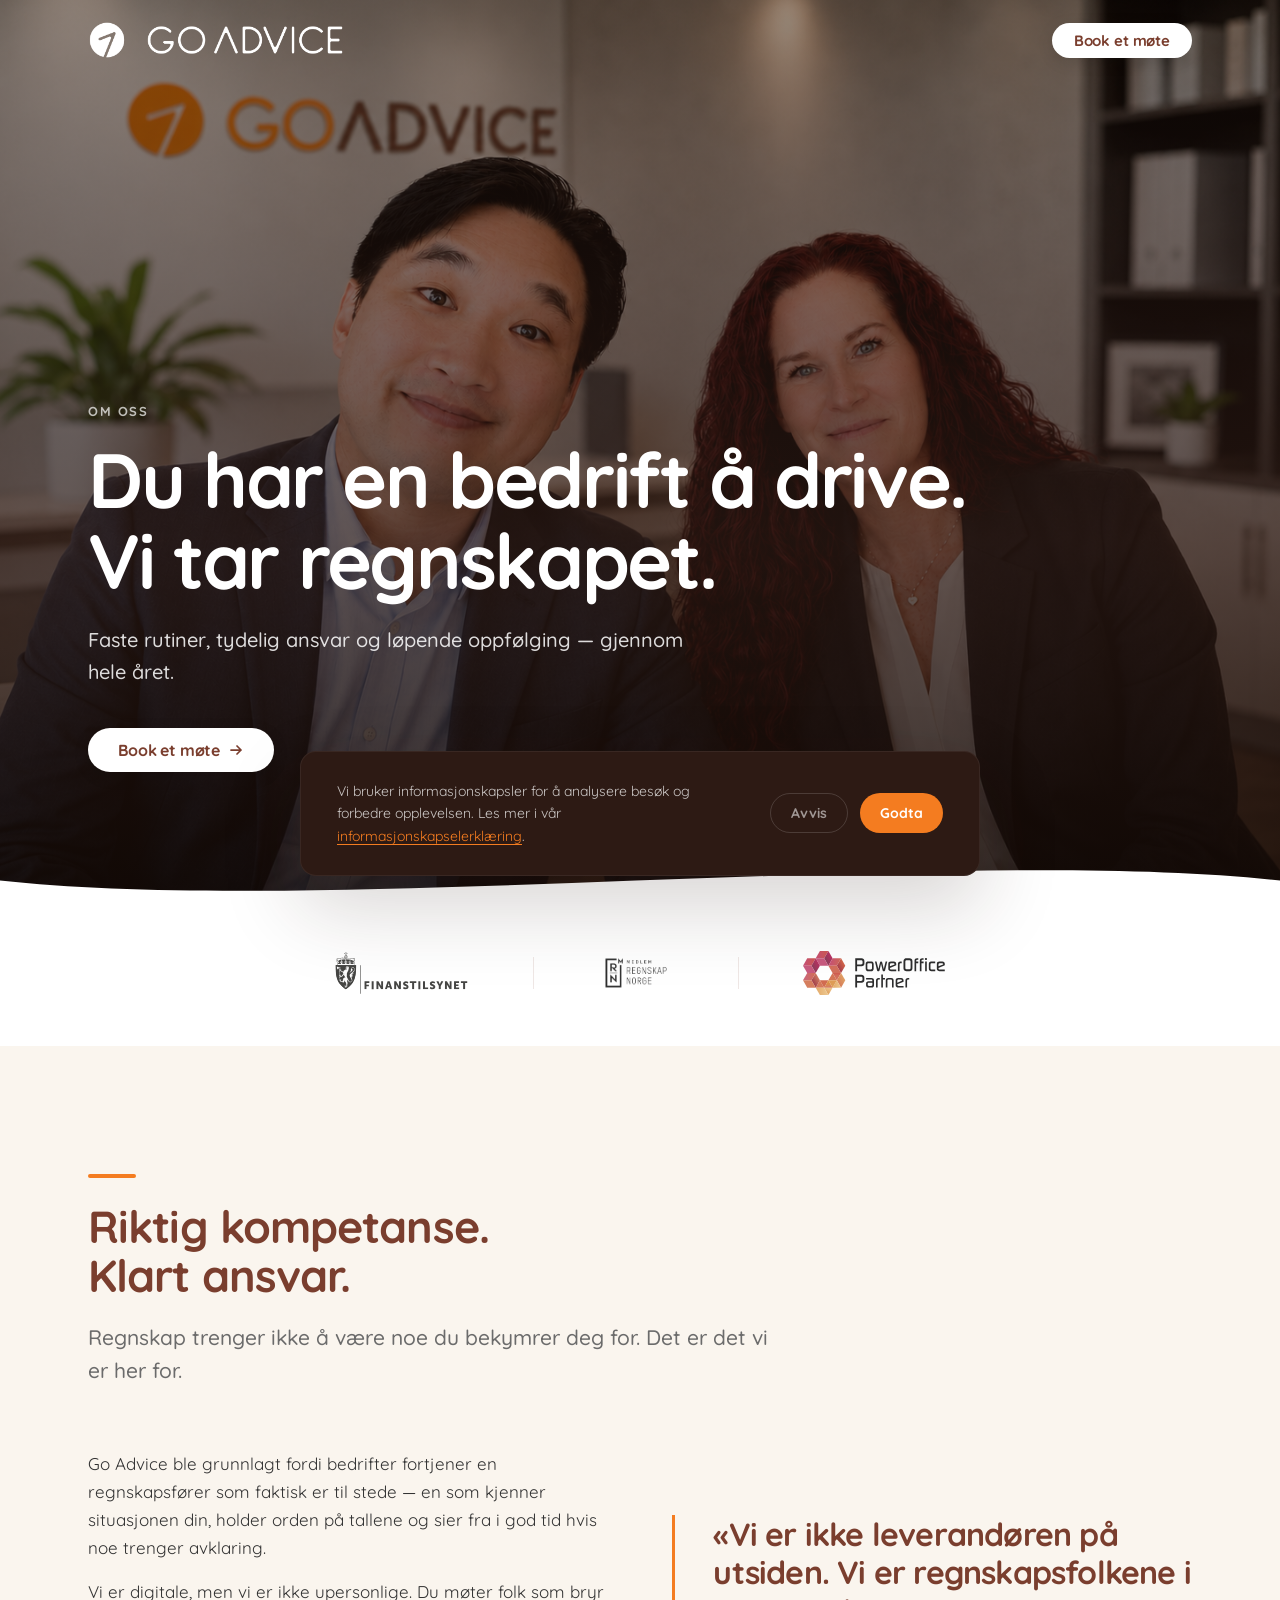
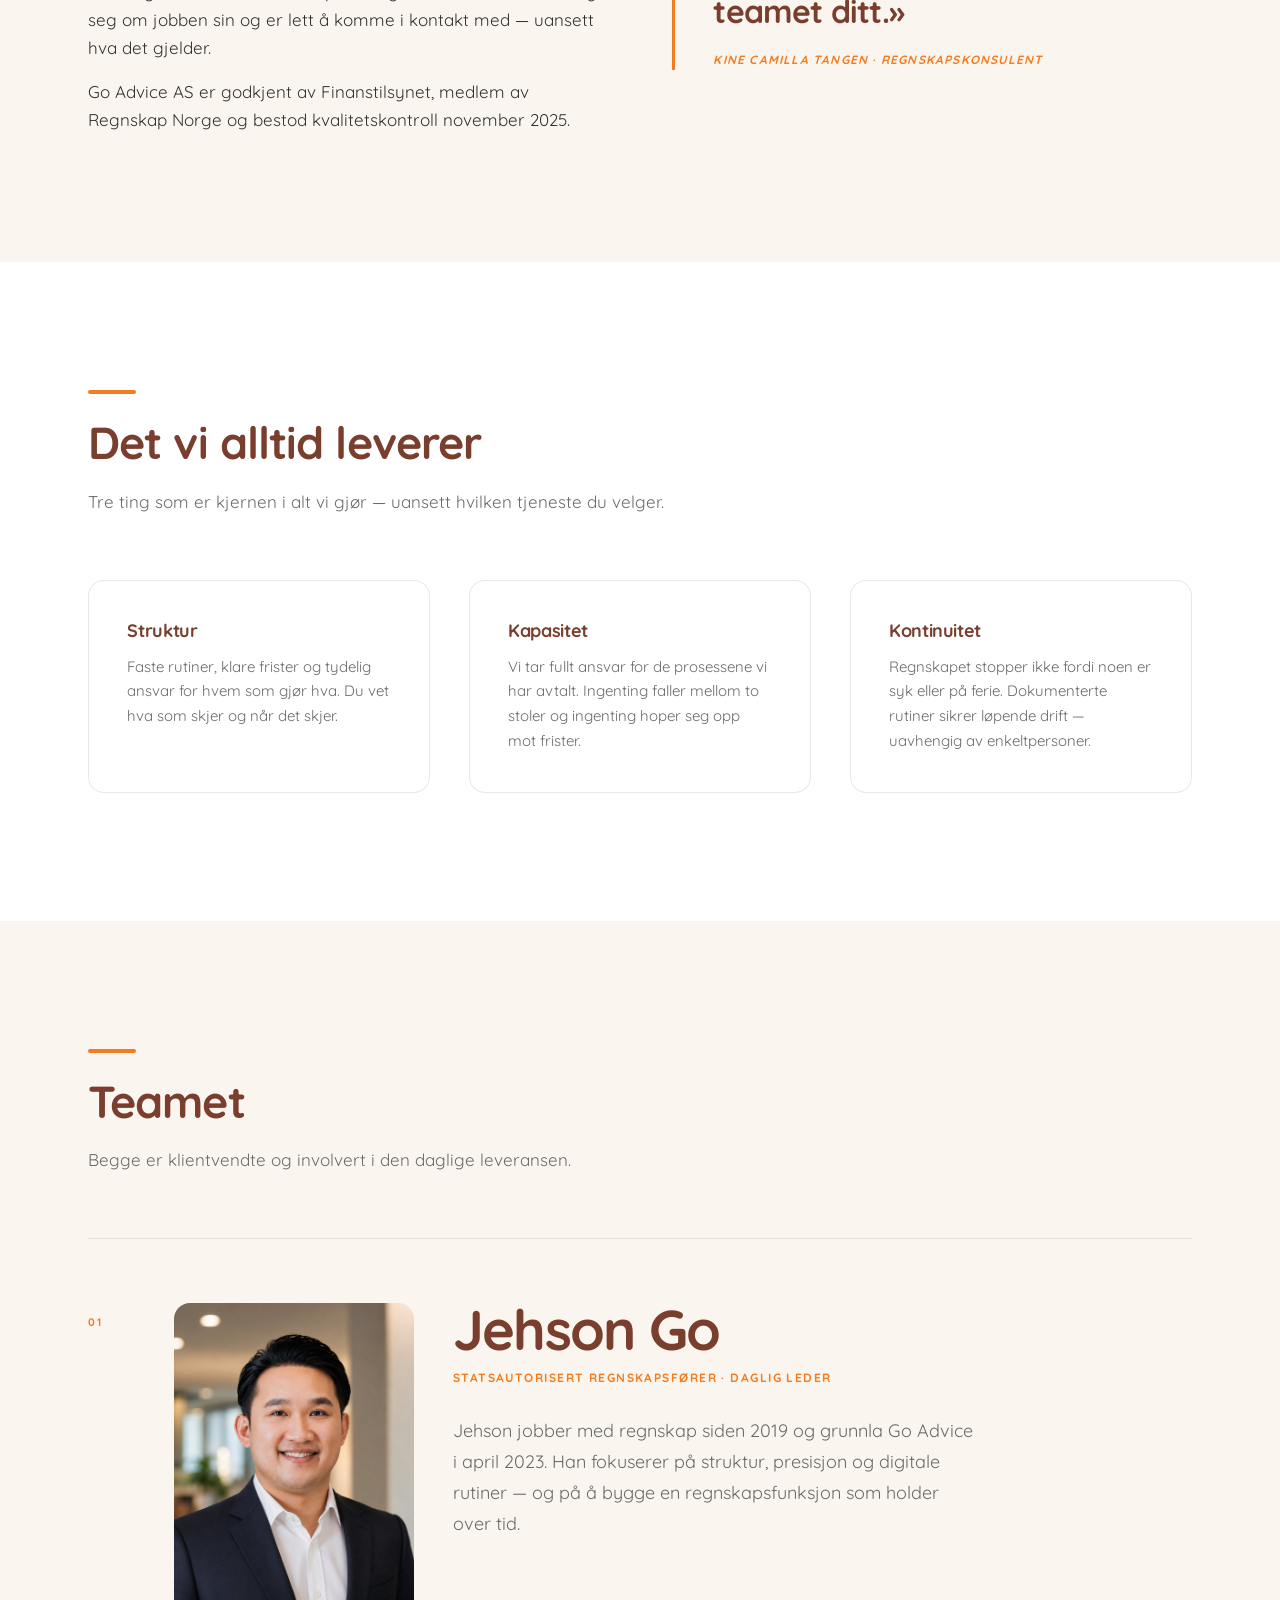
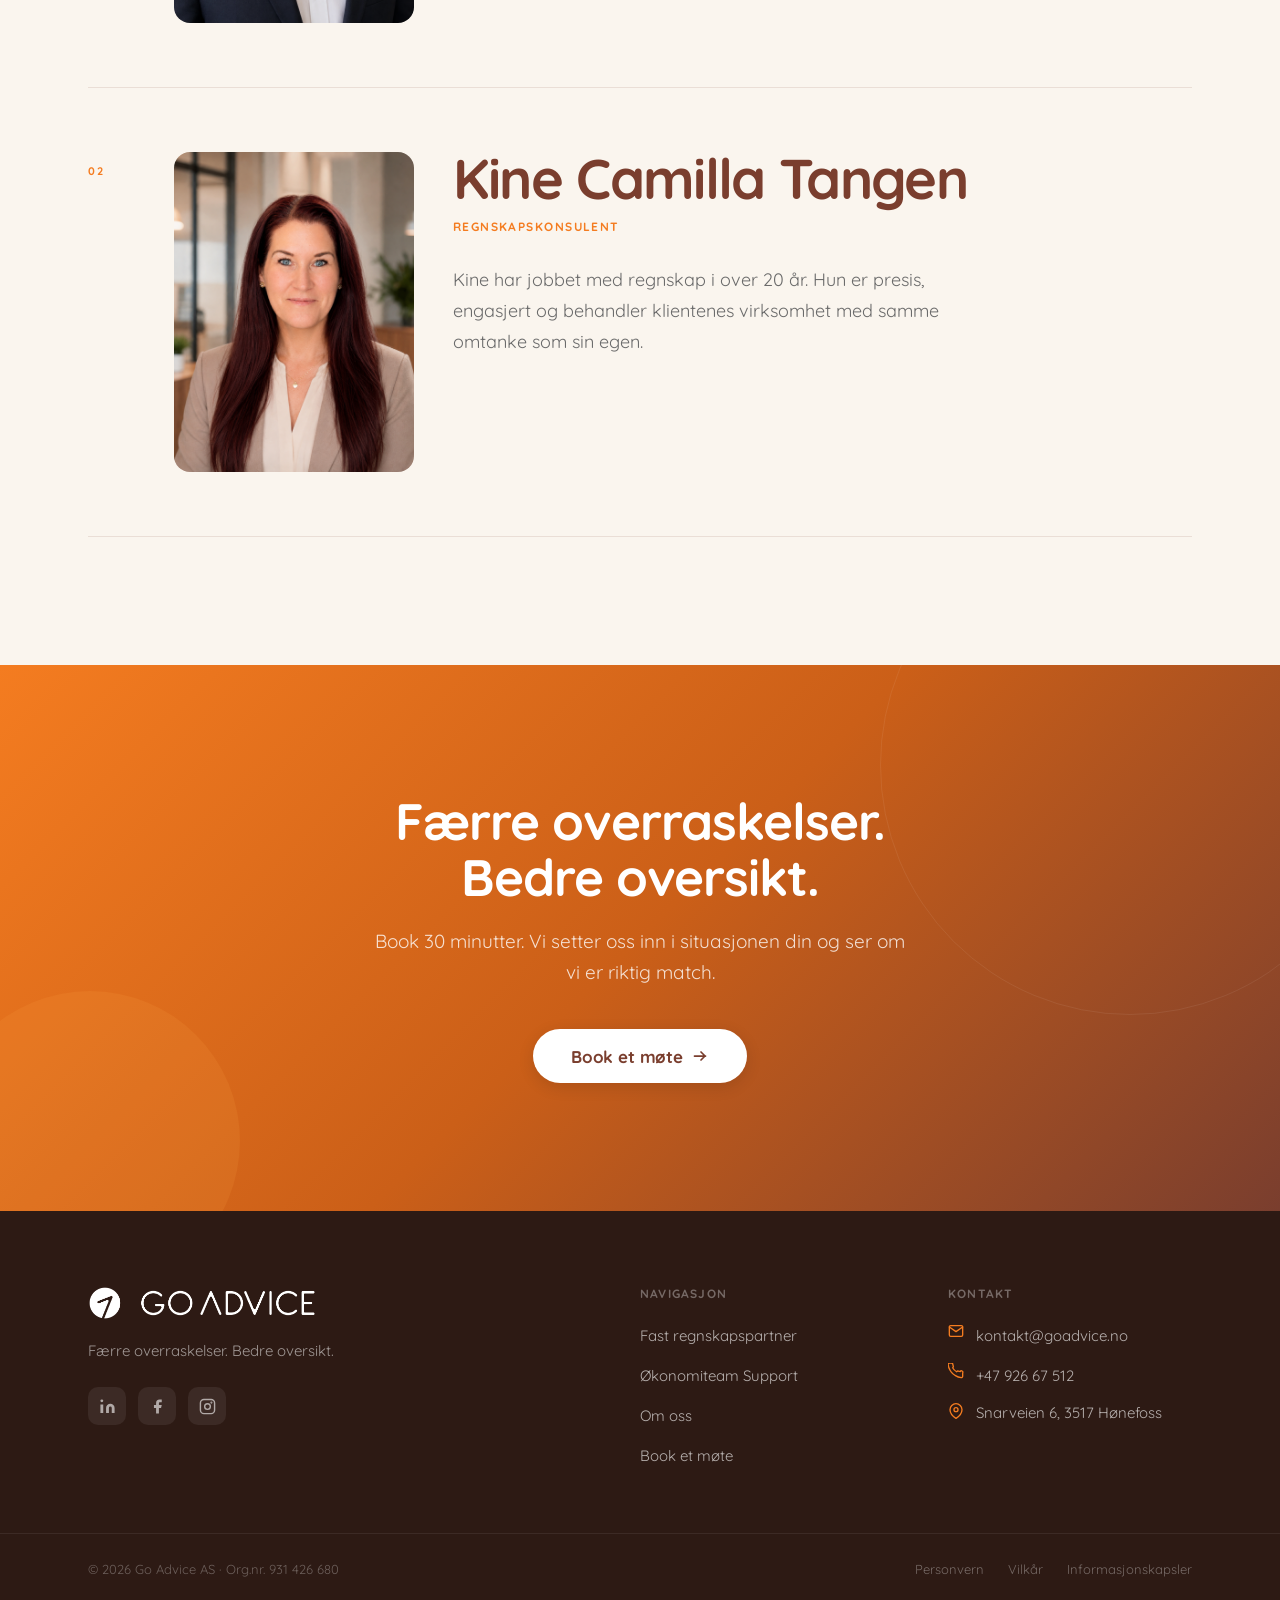
<file: om-oss.html>
<!DOCTYPE html>
<html lang="no">
<head>
  <meta charset="UTF-8" />
  <meta name="viewport" content="width=device-width, initial-scale=1.0" />
  <title>Om oss | Go Advice AS — Teamet og historien bak</title>
  <meta name="description" content="Go Advice AS ble grunnlagt i 2023 rundt én observasjon: norske bedrifter trenger et system som virker. Møt teamet og les historien bak firmaet." />
  <link rel="canonical" href="https://www.goadvice.no/om-oss" />

  <!-- Open Graph -->
  <meta property="og:title" content="Om oss — Go Advice AS" />
  <meta property="og:description" content="Bygget rundt én observasjon: norske bedrifter trenger et system som virker. Struktur, kapasitet og kontinuitet." />
  <meta property="og:type" content="website" />
  <meta property="og:url" content="https://www.goadvice.no/om-oss" />
  <meta property="og:locale" content="nb_NO" />

  <!-- Favicon -->
  <link rel="icon" type="image/png" sizes="32x32" href="assets/Logomark_Coloured.png" />
  <link rel="apple-touch-icon" href="assets/Logomark_Coloured.png" />

  <!-- Fonts -->
  <link rel="preconnect" href="https://fonts.googleapis.com" />
  <link rel="preconnect" href="https://fonts.gstatic.com" crossorigin />

  <!-- Styles -->
  <link rel="stylesheet" href="assets/style.css" />

  <!-- Structured Data -->
  <script type="application/ld+json">
  {
    "@context": "https://schema.org",
    "@type": "AccountingService",
    "name": "Go Advice AS",
    "url": "https://www.goadvice.no",
    "telephone": "+4792667512",
    "email": "kontakt@goadvice.no",
    "address": {
      "@type": "PostalAddress",
      "streetAddress": "Snarveien 6",
      "addressLocality": "Hønefoss",
      "postalCode": "3517",
      "addressCountry": "NO"
    },
    "areaServed": "NO",
    "knowsLanguage": "nb",
    "description": "Regnskapsbyrå for norske bedrifter — fast regnskapspartner eller støtte til intern økonomiavdeling."
  }
  </script>

  <style>
    /* ── Om Oss page ───────────────────────────────────────── */
    .hero--about {
      background-image: url('assets/jehson-kine.png');
      background-position: center 20%;
    }
    .hero--about .hero__content {
      padding-top: clamp(5rem, 10vw, 8rem);
    }

    /* Pull-quote block (right column of solution__grid) */
    .about-quote {
      border-left: 3px solid var(--orange);
      padding-left: clamp(1.5rem, 3vw, 2.5rem);
    }
    .about-quote__text {
      font-size: clamp(1.375rem, 2.5vw, 2rem);
      font-weight: 700;
      color: var(--brown);
      line-height: 1.2;
      letter-spacing: -0.025em;
      max-width: none;
    }
    .about-quote__source {
      display: block;
      margin-top: var(--space-5);
      font-size: 0.75rem;
      font-weight: 700;
      letter-spacing: 0.1em;
      text-transform: uppercase;
      color: var(--orange);
    }

    /* Team section */
    .team-list {
      margin-top: clamp(3rem, 5vw, 5rem);
    }
    .team-member {
      display: grid;
      grid-template-columns: 3rem clamp(180px, 22vw, 240px) 1fr;
      gap: 0 clamp(1.5rem, 3vw, 3rem);
      padding: clamp(2.5rem, 5vw, 4.5rem) 0;
      border-top: 1px solid var(--border);
      align-items: start;
    }
    .team-member:last-child { border-bottom: 1px solid var(--border); }

    .team-member__index {
      font-size: 0.6875rem;
      font-weight: 700;
      letter-spacing: 0.14em;
      text-transform: uppercase;
      color: var(--orange);
      padding-top: 0.6rem;
    }
    .team-member__photo {
      border-radius: var(--radius);
      overflow: hidden;
      aspect-ratio: 3 / 4;
    }
    .team-member__photo img {
      width: 100%;
      height: 100%;
      object-fit: cover;
      object-position: center top;
      display: block;
    }
    .team-member__name {
      font-size: clamp(2rem, 4.5vw, 3.5rem);
      color: var(--brown);
      letter-spacing: -0.03em;
      line-height: 0.95;
      font-weight: 700;
      margin: 0 0 var(--space-3) 0;
    }
    .team-member__role {
      display: block;
      font-size: 0.75rem;
      font-weight: 700;
      letter-spacing: 0.12em;
      text-transform: uppercase;
      color: var(--orange);
      margin-bottom: clamp(1rem, 2.5vw, 1.75rem);
    }
    .team-member__bio {
      font-size: clamp(1rem, 1.5vw, 1.125rem);
      line-height: 1.72;
      color: var(--grey-light);
      max-width: 520px;
    }

    @media (max-width: 600px) {
      .team-member {
        grid-template-columns: clamp(100px, 35vw, 140px) 1fr;
        gap: 0 var(--space-5);
      }
      .team-member__index { display: none; }
    }
  </style>
</head>
<body>

  <!-- ── Navigation ──────────────────────────────────────────────────── -->
  <nav id="site-nav" class="nav nav--transparent" aria-label="Hovednavigasjon">
    <div class="nav__inner">
      <a href="index.html" class="nav__logo" aria-label="Go Advice AS — gå til forsiden">
        <img src="assets/Logo_White.png" alt="Go Advice AS logo" class="logo-white" />
        <img src="assets/Logo_Coloured.png" alt="Go Advice AS logo" class="logo-coloured" />
        <img src="assets/Logomark_White.png" alt="Go Advice AS" class="logomark-white" />
        <img src="assets/Logomark_Coloured.png" alt="Go Advice AS" class="logomark-coloured" />
      </a>
      <a href="booking.html" class="btn btn--white btn--sm">Book et møte</a>
    </div>
  </nav>

  <!-- ── Hero ────────────────────────────────────────────────────────── -->
  <section class="hero hero--photo hero--about" id="hero">
    <div class="hero__overlay" aria-hidden="true"></div>

    <div class="hero__content">
      <span class="eyebrow animate">Om oss</span>
      <h1 class="hero__title animate">
        Du har en bedrift å drive.<br />
        Vi tar regnskapet.
      </h1>
      <p class="hero__sub animate">
        Faste rutiner, tydelig ansvar og løpende oppfølging — gjennom hele året.
      </p>
      <div class="hero__actions animate">
        <a href="booking.html" class="btn btn--white">
          Book et møte
          <svg width="16" height="16" viewBox="0 0 16 16" fill="none" aria-hidden="true"><path d="M3 8h10M9 4l4 4-4 4" stroke="currentColor" stroke-width="1.75" stroke-linecap="round" stroke-linejoin="round"/></svg>
        </a>
      </div>
    </div>

    <!-- Wave separator -->
    <div class="hero__wave" aria-hidden="true">
      <svg viewBox="0 0 1440 64" xmlns="http://www.w3.org/2000/svg" preserveAspectRatio="none">
        <path d="M0,40 C360,80 1080,0 1440,40 L1440,64 L0,64 Z" fill="#ffffff"/>
      </svg>
    </div>
  </section>

  <!-- ── Trust Strip ──────────────────────────────────────────────────── -->
  <section class="trust-strip section--white" aria-label="Sertifiseringer og partnerskap">
    <div class="container">
      <div class="trust-strip__inner">
        <a href="https://www.finanstilsynet.no/virksomhetsregisteret/detalj/?id=232989"
           target="_blank" rel="noopener noreferrer"
           class="trust-strip__item"
           aria-label="Finanstilsynet — Godkjent regnskapsselskap (åpnes i ny fane)">
          <img src="assets/finanstilsynet-logo.svg" alt="Finanstilsynet — Godkjent regnskapsselskap" />
        </a>
        <div class="trust-strip__divider" aria-hidden="true"></div>
        <div class="trust-strip__item">
          <img src="assets/regnskap-norge-black-web.webp" alt="Regnskap Norge — Autorisert medlem" />
        </div>
        <div class="trust-strip__divider" aria-hidden="true"></div>
        <div class="trust-strip__item">
          <img src="assets/poweroffice-partner-mork.svg" alt="PowerOffice GO — Certified Partner" />
        </div>
      </div>
    </div>
  </section>

  <!-- ── Company Story ────────────────────────────────────────────────── -->
  <section class="section section--cream" id="historien">
    <div class="container">

      <div class="section__header">
        <div class="section-divider"></div>
        <h2 class="animate">Riktig kompetanse.<br />Klart ansvar.</h2>
        <p class="lead animate">
          Regnskap trenger ikke å være noe du bekymrer deg for. Det er det vi er her for.
        </p>
      </div>

      <div class="solution__grid">

        <div class="animate-left">
          <p>Go Advice ble grunnlagt fordi bedrifter fortjener en regnskapsfører som faktisk er til stede — en som kjenner situasjonen din, holder orden på tallene og sier fra i god tid hvis noe trenger avklaring.</p>
          <p>Vi er digitale, men vi er ikke upersonlige. Du møter folk som bryr seg om jobben sin og er lett å komme i kontakt med — uansett hva det gjelder.</p>
          <p>Go Advice AS er godkjent av Finanstilsynet, medlem av Regnskap Norge og bestod kvalitetskontroll november 2025.</p>
        </div>

        <div class="animate-right" style="display:flex;align-items:center;">
          <blockquote class="about-quote">
            <p class="about-quote__text">
              «Vi er ikke leverandøren på utsiden. Vi er regnskapsfolkene i teamet ditt.»
            </p>
            <cite class="about-quote__source">Kine Camilla Tangen · Regnskapskonsulent</cite>
          </blockquote>
        </div>

      </div>

    </div>
  </section>

  <!-- ── Three Pillars ────────────────────────────────────────────────── -->
  <section class="section section--white">
    <div class="container">

      <div class="section__header">
        <div class="section-divider"></div>
        <h2 class="animate">Det vi alltid leverer</h2>
        <p class="animate">
          Tre ting som er kjernen i alt vi gjør — uansett hvilken tjeneste du velger.
        </p>
      </div>

      <div class="problem__grid stagger">

        <div class="problem-item animate-scale">
          <h3>Struktur</h3>
          <p>Faste rutiner, klare frister og tydelig ansvar for hvem som gjør hva. Du vet hva som skjer og når det skjer.</p>
        </div>

        <div class="problem-item animate-scale">
          <h3>Kapasitet</h3>
          <p>Vi tar fullt ansvar for de prosessene vi har avtalt. Ingenting faller mellom to stoler og ingenting hoper seg opp mot frister.</p>
        </div>

        <div class="problem-item animate-scale">
          <h3>Kontinuitet</h3>
          <p>Regnskapet stopper ikke fordi noen er syk eller på ferie. Dokumenterte rutiner sikrer løpende drift — uavhengig av enkeltpersoner.</p>
        </div>

      </div>

    </div>
  </section>

  <!-- ── Team ──────────────────────────────────────────────────────────── -->
  <section class="section section--cream" aria-labelledby="team-heading">
    <div class="container">

      <div class="section__header">
        <div class="section-divider"></div>
        <h2 id="team-heading" class="animate">Teamet</h2>
        <p class="animate">
          Begge er klientvendte og involvert i den daglige leveransen.
        </p>
      </div>

      <div class="team-list">

        <div class="team-member animate">
          <div class="team-member__index" aria-hidden="true">01</div>
          <div class="team-member__photo">
            <img src="assets/jehson-go.png" alt="Jehson Go" />
          </div>
          <div>
            <h3 class="team-member__name">Jehson Go</h3>
            <span class="team-member__role">Statsautorisert regnskapsfører · Daglig leder</span>
            <p class="team-member__bio">Jehson jobber med regnskap siden 2019 og grunnla Go Advice i april 2023. Han fokuserer på struktur, presisjon og digitale rutiner — og på å bygge en regnskapsfunksjon som holder over tid.</p>
          </div>
        </div>

        <div class="team-member animate">
          <div class="team-member__index" aria-hidden="true">02</div>
          <div class="team-member__photo">
            <img src="assets/kine-tangen.png" alt="Kine Camilla Tangen" />
          </div>
          <div>
            <h3 class="team-member__name">Kine Camilla Tangen</h3>
            <span class="team-member__role">Regnskapskonsulent</span>
            <p class="team-member__bio">Kine har jobbet med regnskap i over 20 år. Hun er presis, engasjert og behandler klientenes virksomhet med samme omtanke som sin egen.</p>
          </div>
        </div>

      </div>
    </div>
  </section>

  <!-- ── Final CTA ─────────────────────────────────────────────────────── -->
  <section class="final-cta" aria-labelledby="cta-heading">
    <div class="container">
      <h2 id="cta-heading" class="animate">Færre overraskelser.<br />Bedre oversikt.</h2>
      <p class="animate">
        Book 30 minutter. Vi setter oss inn i situasjonen din og ser om vi er riktig match.
      </p>
      <a href="booking.html" class="btn btn--white btn--lg animate">
        Book et møte
        <svg width="18" height="18" viewBox="0 0 18 18" fill="none" aria-hidden="true"><path d="M3.5 9h11M10 5l4 4-4 4" stroke="currentColor" stroke-width="1.75" stroke-linecap="round" stroke-linejoin="round"/></svg>
      </a>
    </div>
  </section>

  <!-- ── Footer ───────────────────────────────────────────────────────── -->
  <footer class="footer" role="contentinfo">
    <div class="footer__main">
      <div class="container footer__inner">

        <!-- Brand -->
        <div class="footer__brand">
          <img src="assets/Logo_White.png" alt="Go Advice AS logo" class="logo-white" />
          <p class="footer__tagline">Færre overraskelser. Bedre oversikt.</p>
          <div class="footer__social" aria-label="Sosiale medier">
            <a href="https://www.linkedin.com/company/goadviceas/" target="_blank" rel="noopener noreferrer" class="footer__social-link" aria-label="Go Advice AS på LinkedIn">
              <svg viewBox="0 0 24 24" fill="currentColor" aria-hidden="true"><path d="M16 8a6 6 0 016 6v7h-4v-7a2 2 0 00-2-2 2 2 0 00-2 2v7h-4v-7a6 6 0 016-6zM2 9h4v12H2z"/><circle cx="4" cy="4" r="2"/></svg>
            </a>
            <a href="https://www.facebook.com/goadviceas" target="_blank" rel="noopener noreferrer" class="footer__social-link" aria-label="Go Advice AS på Facebook">
              <svg viewBox="0 0 24 24" fill="currentColor" aria-hidden="true"><path d="M18 2h-3a5 5 0 00-5 5v3H7v4h3v8h4v-8h3l1-4h-4V7a1 1 0 011-1h3z"/></svg>
            </a>
            <a href="https://www.instagram.com/goadviceas" target="_blank" rel="noopener noreferrer" class="footer__social-link" aria-label="Go Advice AS på Instagram">
              <svg viewBox="0 0 24 24" fill="none" stroke="currentColor" stroke-width="2" stroke-linecap="round" stroke-linejoin="round" aria-hidden="true"><rect x="2" y="2" width="20" height="20" rx="5"/><circle cx="12" cy="12" r="4"/><circle cx="17.5" cy="6.5" r="0.5" fill="currentColor"/></svg>
            </a>
          </div>
        </div>

        <!-- Navigasjon -->
        <div class="footer__nav-col">
          <h4>Navigasjon</h4>
          <ul>
            <li><a href="fast-regnskapspartner.html">Fast regnskapspartner</a></li>
            <li><a href="okonomiteam-support.html">Økonomiteam Support</a></li>
            <li><a href="om-oss.html">Om oss</a></li>
            <li><a href="booking.html">Book et møte</a></li>
          </ul>
        </div>

        <!-- Kontakt -->
        <div class="footer__nav-col">
          <h4>Kontakt</h4>
          <div class="footer__contact-item">
            <svg viewBox="0 0 24 24" fill="none" stroke="currentColor" stroke-width="2" stroke-linecap="round" stroke-linejoin="round" aria-hidden="true"><path d="M4 4h16c1.1 0 2 .9 2 2v12c0 1.1-.9 2-2 2H4c-1.1 0-2-.9-2-2V6c0-1.1.9-2 2-2z"/><polyline points="22,6 12,13 2,6"/></svg>
            <a href="mailto:kontakt@goadvice.no"><span>kontakt@goadvice.no</span></a>
          </div>
          <div class="footer__contact-item">
            <svg viewBox="0 0 24 24" fill="none" stroke="currentColor" stroke-width="2" stroke-linecap="round" stroke-linejoin="round" aria-hidden="true"><path d="M22 16.92v3a2 2 0 01-2.18 2 19.79 19.79 0 01-8.63-3.07A19.5 19.5 0 013.07 10.8 19.79 19.79 0 01.22 2.18 2 2 0 012.18 0h3a2 2 0 012 1.72 12.84 12.84 0 00.7 2.81 2 2 0 01-.45 2.11L6.91 7.1a16 16 0 006 6l.46-.46a2 2 0 012.11-.45 12.84 12.84 0 002.81.7A2 2 0 0122 14.92z"/></svg>
            <a href="tel:+4792667512"><span>+47 926 67 512</span></a>
          </div>
          <div class="footer__contact-item">
            <svg viewBox="0 0 24 24" fill="none" stroke="currentColor" stroke-width="2" stroke-linecap="round" stroke-linejoin="round" aria-hidden="true"><path d="M21 10c0 7-9 13-9 13s-9-6-9-13a9 9 0 0118 0z"/><circle cx="12" cy="10" r="3"/></svg>
            <span>Snarveien 6, 3517 Hønefoss</span>
          </div>
        </div>

      </div>
    </div>

    <hr class="footer__divider" />

    <div class="footer__legal">
      <div class="container footer__legal-inner">
        <p>© 2026 Go Advice AS · Org.nr. 931 426 680</p>
        <div class="footer__legal-links">
          <a href="personvern.html">Personvern</a>
          <a href="vilkar.html">Vilkår</a>
          <a href="informasjonskapsler.html">Informasjonskapsler</a>
        </div>
      </div>
    </div>
  </footer>

  <!-- ── Cookie Banner ─────────────────────────────────────────────────── -->
  <div id="cookie-banner" class="cookie-banner" role="dialog" aria-labelledby="cookie-banner-title" aria-live="polite">
    <div class="cookie-banner__text">
      <p id="cookie-banner-title">
        Vi bruker informasjonskapsler for å analysere besøk og forbedre opplevelsen.
        Les mer i vår <a href="informasjonskapsler.html">informasjonskapselerklæring</a>.
      </p>
    </div>
    <div class="cookie-banner__actions">
      <button class="cookie-btn cookie-btn--decline" data-cookie-decline type="button">Avvis</button>
      <button class="cookie-btn cookie-btn--accept" data-cookie-accept type="button">Godta</button>
    </div>
  </div>

  <script src="assets/main.js"></script>
</body>
</html>
</file>
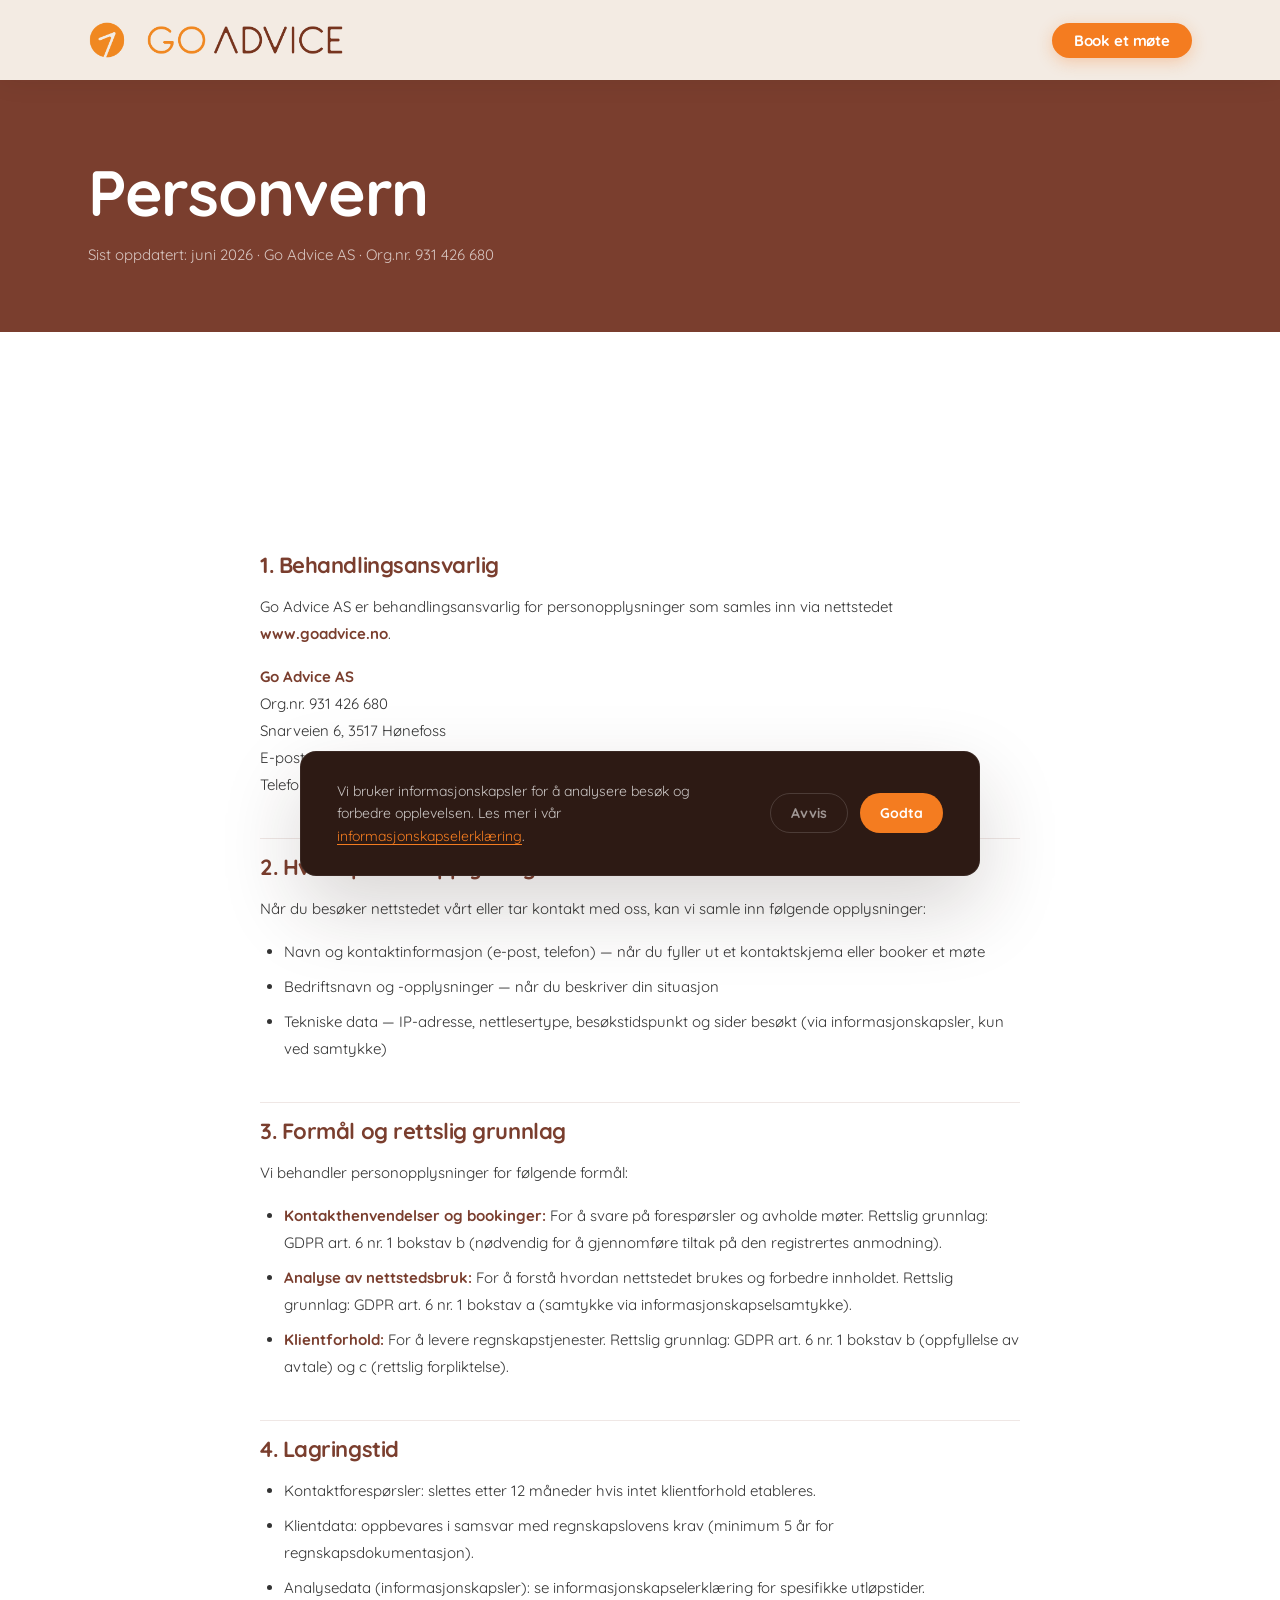
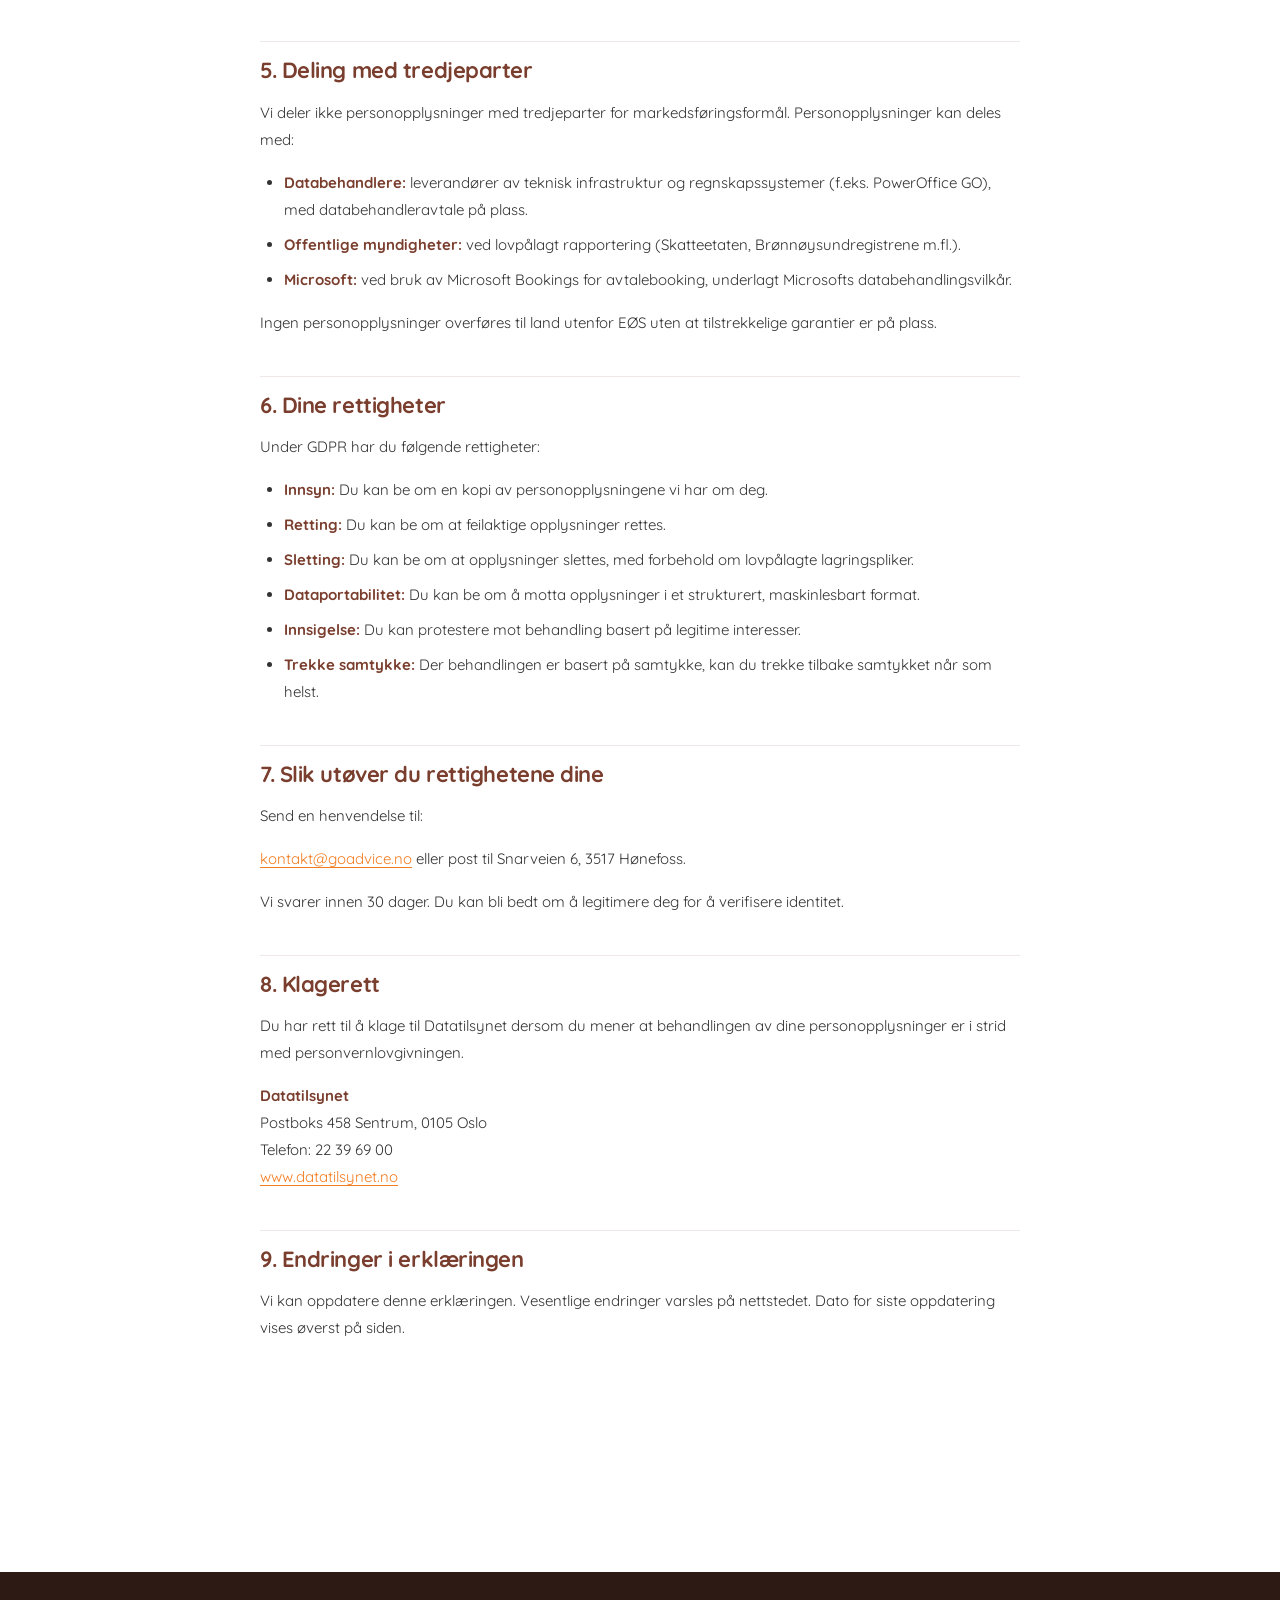
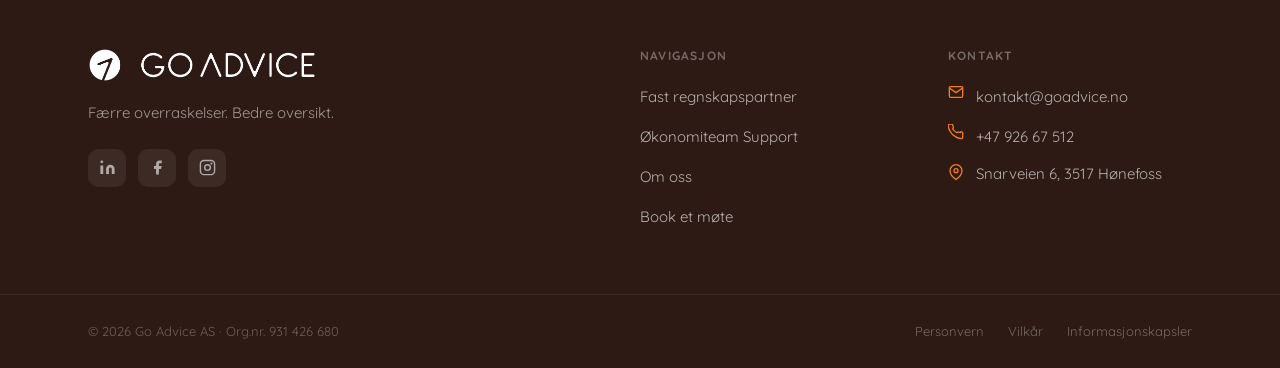
<file: personvern.html>
﻿<!DOCTYPE html>
<html lang="no">
<head>
  <meta charset="UTF-8" />
  <meta name="viewport" content="width=device-width, initial-scale=1.0" />
  <title>Personvernerklæring | Go Advice AS</title>
  <meta name="description" content="Personvernerklæring for Go Advice AS — hvordan vi behandler personopplysninger, dine rettigheter og hvordan du kan ta kontakt." />
  <link rel="canonical" href="https://www.goadvice.no/personvern" />
  <link rel="icon" type="image/png" sizes="32x32" href="assets/Logomark_Coloured.png" />
  <link rel="preconnect" href="https://fonts.googleapis.com" />
  <link rel="preconnect" href="https://fonts.gstatic.com" crossorigin />
  <link rel="stylesheet" href="assets/style.css" />
</head>
<body>

  <nav id="site-nav" class="nav nav--scrolled" aria-label="Hovednavigasjon">
    <div class="nav__inner">
      <a href="index.html" class="nav__logo" aria-label="Go Advice AS — gå til forsiden">
        <img src="assets/Logo_Coloured.png" alt="Go Advice AS logo" class="logo-coloured" />
        <img src="assets/Logomark_White.png" alt="Go Advice AS" class="logomark-white" />
        <img src="assets/Logomark_Coloured.png" alt="Go Advice AS" class="logomark-coloured" />
        <img src="assets/Logo_White.png" alt="" class="logo-white" aria-hidden="true" />
      </a>
      <a href="booking.html" class="btn btn--primary btn--sm">Book et møte</a>
    </div>
  </nav>

  <div class="policy-hero" style="padding-top: calc(80px + clamp(3rem, 6vw, 5rem));">
    <div class="container">
      <h1>Personvern</h1>
      <p>Sist oppdatert: juni 2026 · Go Advice AS · Org.nr. 931 426 680</p>
    </div>
  </div>

  <div class="section section--white">
    <div class="container">
      <div class="policy-content">

        <h2>1. Behandlingsansvarlig</h2>
        <p>Go Advice AS er behandlingsansvarlig for personopplysninger som samles inn via nettstedet <strong>www.goadvice.no</strong>.</p>
        <p><strong>Go Advice AS</strong><br />
        Org.nr. 931 426 680<br />
        Snarveien 6, 3517 Hønefoss<br />
        E-post: <a href="mailto:kontakt@goadvice.no">kontakt@goadvice.no</a><br />
        Telefon: <a href="tel:+4792667512">+47 926 67 512</a></p>

        <h2>2. Hvilke personopplysninger samler vi inn?</h2>
        <p>Når du besøker nettstedet vårt eller tar kontakt med oss, kan vi samle inn følgende opplysninger:</p>
        <ul>
          <li>Navn og kontaktinformasjon (e-post, telefon) — når du fyller ut et kontaktskjema eller booker et møte</li>
          <li>Bedriftsnavn og -opplysninger — når du beskriver din situasjon</li>
          <li>Tekniske data — IP-adresse, nettlesertype, besøkstidspunkt og sider besøkt (via informasjonskapsler, kun ved samtykke)</li>
        </ul>

        <h2>3. Formål og rettslig grunnlag</h2>
        <p>Vi behandler personopplysninger for følgende formål:</p>
        <ul>
          <li><strong>Kontakthenvendelser og bookinger:</strong> For å svare på forespørsler og avholde møter. Rettslig grunnlag: GDPR art. 6 nr. 1 bokstav b (nødvendig for å gjennomføre tiltak på den registrertes anmodning).</li>
          <li><strong>Analyse av nettstedsbruk:</strong> For å forstå hvordan nettstedet brukes og forbedre innholdet. Rettslig grunnlag: GDPR art. 6 nr. 1 bokstav a (samtykke via informasjonskapselsamtykke).</li>
          <li><strong>Klientforhold:</strong> For å levere regnskapstjenester. Rettslig grunnlag: GDPR art. 6 nr. 1 bokstav b (oppfyllelse av avtale) og c (rettslig forpliktelse).</li>
        </ul>

        <h2>4. Lagringstid</h2>
        <ul>
          <li>Kontaktforespørsler: slettes etter 12 måneder hvis intet klientforhold etableres.</li>
          <li>Klientdata: oppbevares i samsvar med regnskapslovens krav (minimum 5 år for regnskapsdokumentasjon).</li>
          <li>Analysedata (informasjonskapsler): se informasjonskapselerklæring for spesifikke utløpstider.</li>
        </ul>

        <h2>5. Deling med tredjeparter</h2>
        <p>Vi deler ikke personopplysninger med tredjeparter for markedsføringsformål. Personopplysninger kan deles med:</p>
        <ul>
          <li><strong>Databehandlere:</strong> leverandører av teknisk infrastruktur og regnskapssystemer (f.eks. PowerOffice GO), med databehandleravtale på plass.</li>
          <li><strong>Offentlige myndigheter:</strong> ved lovpålagt rapportering (Skatteetaten, Brønnøysundregistrene m.fl.).</li>
          <li><strong>Microsoft:</strong> ved bruk av Microsoft Bookings for avtalebooking, underlagt Microsofts databehandlingsvilkår.</li>
        </ul>
        <p>Ingen personopplysninger overføres til land utenfor EØS uten at tilstrekkelige garantier er på plass.</p>

        <h2>6. Dine rettigheter</h2>
        <p>Under GDPR har du følgende rettigheter:</p>
        <ul>
          <li><strong>Innsyn:</strong> Du kan be om en kopi av personopplysningene vi har om deg.</li>
          <li><strong>Retting:</strong> Du kan be om at feilaktige opplysninger rettes.</li>
          <li><strong>Sletting:</strong> Du kan be om at opplysninger slettes, med forbehold om lovpålagte lagringspliker.</li>
          <li><strong>Dataportabilitet:</strong> Du kan be om å motta opplysninger i et strukturert, maskinlesbart format.</li>
          <li><strong>Innsigelse:</strong> Du kan protestere mot behandling basert på legitime interesser.</li>
          <li><strong>Trekke samtykke:</strong> Der behandlingen er basert på samtykke, kan du trekke tilbake samtykket når som helst.</li>
        </ul>

        <h2>7. Slik utøver du rettighetene dine</h2>
        <p>Send en henvendelse til:</p>
        <p><a href="mailto:kontakt@goadvice.no">kontakt@goadvice.no</a> eller post til Snarveien 6, 3517 Hønefoss.</p>
        <p>Vi svarer innen 30 dager. Du kan bli bedt om å legitimere deg for å verifisere identitet.</p>

        <h2>8. Klagerett</h2>
        <p>Du har rett til å klage til Datatilsynet dersom du mener at behandlingen av dine personopplysninger er i strid med personvernlovgivningen.</p>
        <p><strong>Datatilsynet</strong><br />
        Postboks 458 Sentrum, 0105 Oslo<br />
        Telefon: 22 39 69 00<br />
        <a href="https://www.datatilsynet.no" target="_blank" rel="noopener noreferrer">www.datatilsynet.no</a></p>

        <h2>9. Endringer i erklæringen</h2>
        <p>Vi kan oppdatere denne erklæringen. Vesentlige endringer varsles på nettstedet. Dato for siste oppdatering vises øverst på siden.</p>

      </div>
    </div>
  </div>

  <footer class="footer" role="contentinfo">
    <div class="footer__main">
      <div class="container footer__inner">

        <div class="footer__brand">
          <img src="assets/Logo_White.png" alt="Go Advice AS logo" class="logo-white" />
          <p class="footer__tagline">Færre overraskelser. Bedre oversikt.</p>
          <div class="footer__social" aria-label="Sosiale medier">
            <a href="https://www.linkedin.com/company/goadviceas/" target="_blank" rel="noopener noreferrer" class="footer__social-link" aria-label="Go Advice AS på LinkedIn">
              <svg viewBox="0 0 24 24" fill="currentColor" aria-hidden="true"><path d="M16 8a6 6 0 016 6v7h-4v-7a2 2 0 00-2-2 2 2 0 00-2 2v7h-4v-7a6 6 0 016-6zM2 9h4v12H2z"/><circle cx="4" cy="4" r="2"/></svg>
            </a>
            <a href="https://www.facebook.com/goadviceas" target="_blank" rel="noopener noreferrer" class="footer__social-link" aria-label="Go Advice AS på Facebook">
              <svg viewBox="0 0 24 24" fill="currentColor" aria-hidden="true"><path d="M18 2h-3a5 5 0 00-5 5v3H7v4h3v8h4v-8h3l1-4h-4V7a1 1 0 011-1h3z"/></svg>
            </a>
            <a href="https://www.instagram.com/goadviceas" target="_blank" rel="noopener noreferrer" class="footer__social-link" aria-label="Go Advice AS på Instagram">
              <svg viewBox="0 0 24 24" fill="none" stroke="currentColor" stroke-width="2" stroke-linecap="round" stroke-linejoin="round" aria-hidden="true"><rect x="2" y="2" width="20" height="20" rx="5"/><circle cx="12" cy="12" r="4"/><circle cx="17.5" cy="6.5" r="0.5" fill="currentColor"/></svg>
            </a>
          </div>
        </div>

        <div class="footer__nav-col">
          <h4>Navigasjon</h4>
          <ul>
            <li><a href="fast-regnskapspartner.html">Fast regnskapspartner</a></li>
            <li><a href="okonomiteam-support.html">Økonomiteam Support</a></li>
            <li><a href="om-oss.html">Om oss</a></li>
            <li><a href="booking.html">Book et møte</a></li>
          </ul>
        </div>

        <div class="footer__nav-col">
          <h4>Kontakt</h4>
          <div class="footer__contact-item">
            <svg viewBox="0 0 24 24" fill="none" stroke="currentColor" stroke-width="2" stroke-linecap="round" stroke-linejoin="round" aria-hidden="true"><path d="M4 4h16c1.1 0 2 .9 2 2v12c0 1.1-.9 2-2 2H4c-1.1 0-2-.9-2-2V6c0-1.1.9-2 2-2z"/><polyline points="22,6 12,13 2,6"/></svg>
            <a href="mailto:kontakt@goadvice.no"><span>kontakt@goadvice.no</span></a>
          </div>
          <div class="footer__contact-item">
            <svg viewBox="0 0 24 24" fill="none" stroke="currentColor" stroke-width="2" stroke-linecap="round" stroke-linejoin="round" aria-hidden="true"><path d="M22 16.92v3a2 2 0 01-2.18 2 19.79 19.79 0 01-8.63-3.07A19.5 19.5 0 013.07 10.8 19.79 19.79 0 01.22 2.18 2 2 0 012.18 0h3a2 2 0 012 1.72 12.84 12.84 0 00.7 2.81 2 2 0 01-.45 2.11L6.91 7.1a16 16 0 006 6l.46-.46a2 2 0 012.11-.45 12.84 12.84 0 002.81.7A2 2 0 0122 14.92z"/></svg>
            <a href="tel:+4792667512"><span>+47 926 67 512</span></a>
          </div>
          <div class="footer__contact-item">
            <svg viewBox="0 0 24 24" fill="none" stroke="currentColor" stroke-width="2" stroke-linecap="round" stroke-linejoin="round" aria-hidden="true"><path d="M21 10c0 7-9 13-9 13s-9-6-9-13a9 9 0 0118 0z"/><circle cx="12" cy="10" r="3"/></svg>
            <span>Snarveien 6, 3517 Hønefoss</span>
          </div>
        </div>

      </div>
    </div>

    <hr class="footer__divider" />

    <div class="footer__legal">
      <div class="container footer__legal-inner">
        <p>© 2026 Go Advice AS · Org.nr. 931 426 680</p>
        <div class="footer__legal-links">
          <a href="personvern.html">Personvern</a>
          <a href="vilkar.html">Vilkår</a>
          <a href="informasjonskapsler.html">Informasjonskapsler</a>
        </div>
      </div>
    </div>
  </footer>

  <div id="cookie-banner" class="cookie-banner" role="dialog" aria-labelledby="cookie-banner-title" aria-live="polite">
    <div class="cookie-banner__text">
      <p id="cookie-banner-title">
        Vi bruker informasjonskapsler for å analysere besøk og forbedre opplevelsen.
        Les mer i vår <a href="informasjonskapsler.html">informasjonskapselerklæring</a>.
      </p>
    </div>
    <div class="cookie-banner__actions">
      <button class="cookie-btn cookie-btn--decline" data-cookie-decline type="button">Avvis</button>
      <button class="cookie-btn cookie-btn--accept" data-cookie-accept type="button">Godta</button>
    </div>
  </div>

  <script src="assets/main.js"></script>
</body>
</html>
</file>
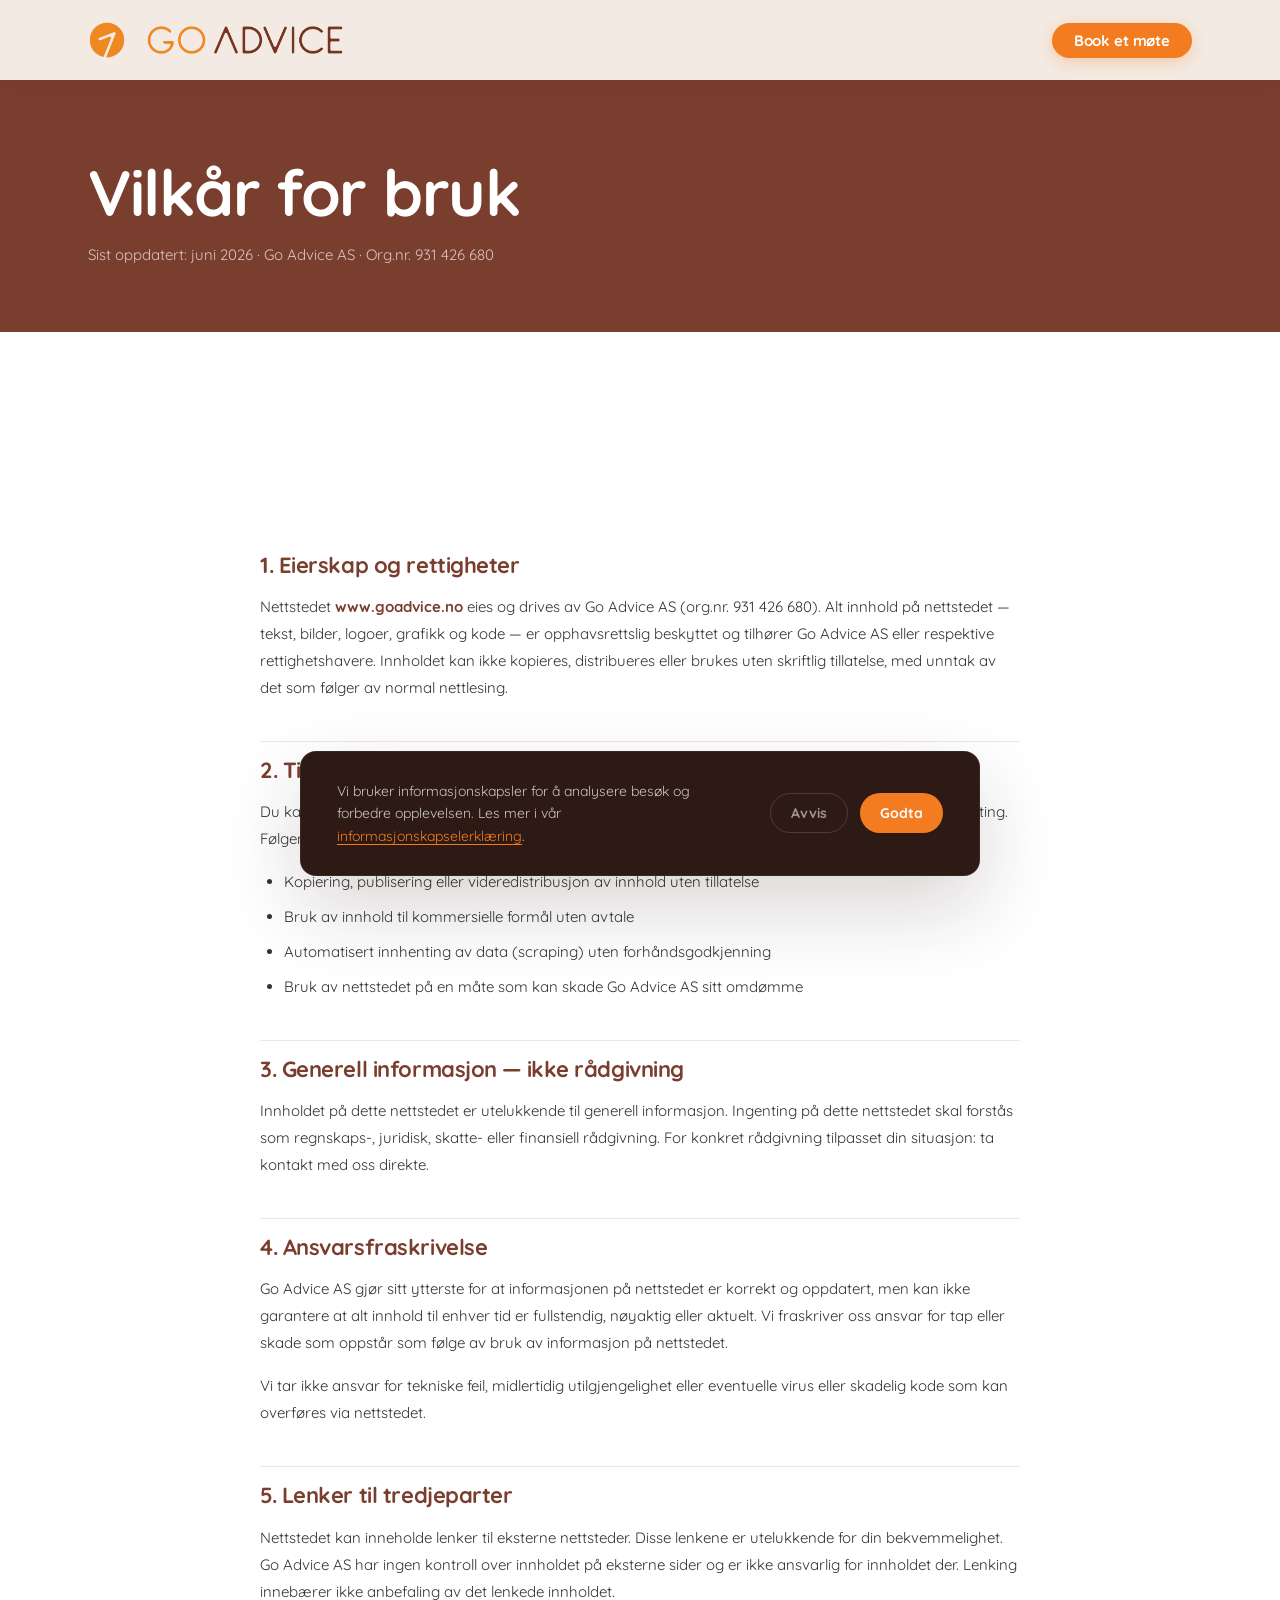
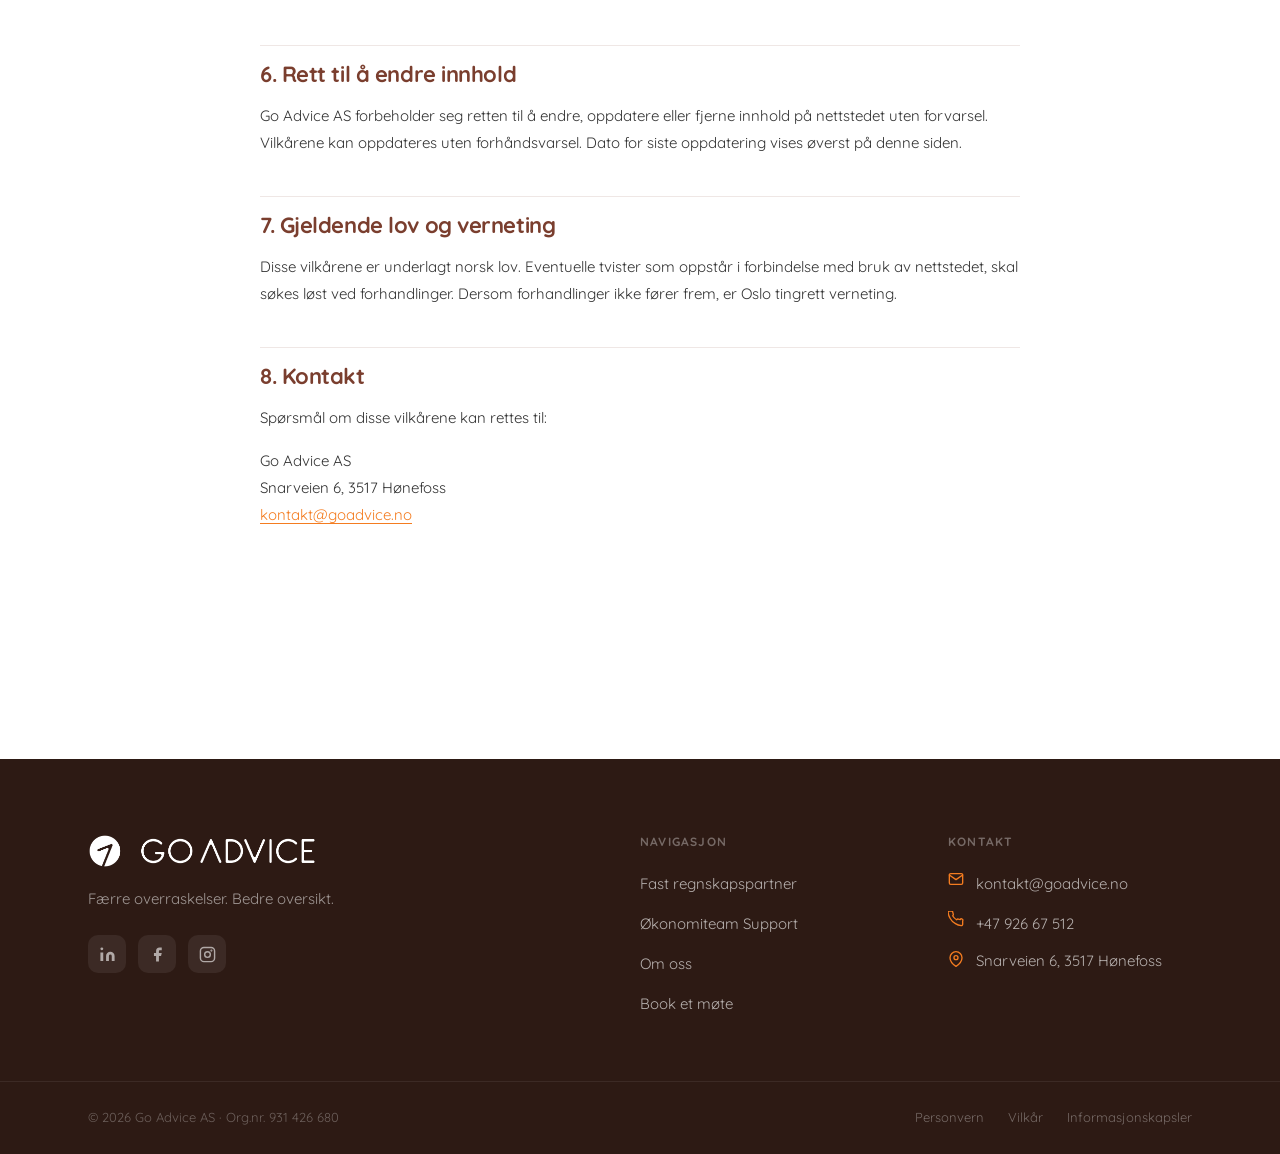
<file: vilkar.html>
﻿<!DOCTYPE html>
<html lang="no">
<head>
  <meta charset="UTF-8" />
  <meta name="viewport" content="width=device-width, initial-scale=1.0" />
  <title>Vilkår for bruk | Go Advice AS</title>
  <meta name="description" content="Vilkår for bruk av nettstedet www.goadvice.no — eierskap, tillatt bruk, ansvarsfraskrivelse og gjeldende lov." />
  <link rel="canonical" href="https://www.goadvice.no/vilkar" />
  <link rel="icon" type="image/png" sizes="32x32" href="assets/Logomark_Coloured.png" />
  <link rel="preconnect" href="https://fonts.googleapis.com" />
  <link rel="preconnect" href="https://fonts.gstatic.com" crossorigin />
  <link rel="stylesheet" href="assets/style.css" />
</head>
<body>

  <nav id="site-nav" class="nav nav--scrolled" aria-label="Hovednavigasjon">
    <div class="nav__inner">
      <a href="index.html" class="nav__logo" aria-label="Go Advice AS — gå til forsiden">
        <img src="assets/Logo_Coloured.png" alt="Go Advice AS logo" class="logo-coloured" />
        <img src="assets/Logomark_White.png" alt="Go Advice AS" class="logomark-white" />
        <img src="assets/Logomark_Coloured.png" alt="Go Advice AS" class="logomark-coloured" />
        <img src="assets/Logo_White.png" alt="" class="logo-white" aria-hidden="true" />
      </a>
      <a href="booking.html" class="btn btn--primary btn--sm">Book et møte</a>
    </div>
  </nav>

  <div class="policy-hero" style="padding-top: calc(80px + clamp(3rem, 6vw, 5rem));">
    <div class="container">
      <h1>Vilkår for bruk</h1>
      <p>Sist oppdatert: juni 2026 · Go Advice AS · Org.nr. 931 426 680</p>
    </div>
  </div>

  <div class="section section--white">
    <div class="container">
      <div class="policy-content">

        <h2>1. Eierskap og rettigheter</h2>
        <p>Nettstedet <strong>www.goadvice.no</strong> eies og drives av Go Advice AS (org.nr. 931 426 680). Alt innhold på nettstedet — tekst, bilder, logoer, grafikk og kode — er opphavsrettslig beskyttet og tilhører Go Advice AS eller respektive rettighetshavere. Innholdet kan ikke kopieres, distribueres eller brukes uten skriftlig tillatelse, med unntak av det som følger av normal nettlesing.</p>

        <h2>2. Tillatt bruk</h2>
        <p>Du kan fritt besøke og lese innholdet på nettstedet for personlig og ikke-kommersiell informasjonsinnhenting. Følgende er ikke tillatt:</p>
        <ul>
          <li>Kopiering, publisering eller videredistribusjon av innhold uten tillatelse</li>
          <li>Bruk av innhold til kommersielle formål uten avtale</li>
          <li>Automatisert innhenting av data (scraping) uten forhåndsgodkjenning</li>
          <li>Bruk av nettstedet på en måte som kan skade Go Advice AS sitt omdømme</li>
        </ul>

        <h2>3. Generell informasjon — ikke rådgivning</h2>
        <p>Innholdet på dette nettstedet er utelukkende til generell informasjon. Ingenting på dette nettstedet skal forstås som regnskaps-, juridisk, skatte- eller finansiell rådgivning. For konkret rådgivning tilpasset din situasjon: ta kontakt med oss direkte.</p>

        <h2>4. Ansvarsfraskrivelse</h2>
        <p>Go Advice AS gjør sitt ytterste for at informasjonen på nettstedet er korrekt og oppdatert, men kan ikke garantere at alt innhold til enhver tid er fullstendig, nøyaktig eller aktuelt. Vi fraskriver oss ansvar for tap eller skade som oppstår som følge av bruk av informasjon på nettstedet.</p>
        <p>Vi tar ikke ansvar for tekniske feil, midlertidig utilgjengelighet eller eventuelle virus eller skadelig kode som kan overføres via nettstedet.</p>

        <h2>5. Lenker til tredjeparter</h2>
        <p>Nettstedet kan inneholde lenker til eksterne nettsteder. Disse lenkene er utelukkende for din bekvemmelighet. Go Advice AS har ingen kontroll over innholdet på eksterne sider og er ikke ansvarlig for innholdet der. Lenking innebærer ikke anbefaling av det lenkede innholdet.</p>

        <h2>6. Rett til å endre innhold</h2>
        <p>Go Advice AS forbeholder seg retten til å endre, oppdatere eller fjerne innhold på nettstedet uten forvarsel. Vilkårene kan oppdateres uten forhåndsvarsel. Dato for siste oppdatering vises øverst på denne siden.</p>

        <h2>7. Gjeldende lov og verneting</h2>
        <p>Disse vilkårene er underlagt norsk lov. Eventuelle tvister som oppstår i forbindelse med bruk av nettstedet, skal søkes løst ved forhandlinger. Dersom forhandlinger ikke fører frem, er Oslo tingrett verneting.</p>

        <h2>8. Kontakt</h2>
        <p>Spørsmål om disse vilkårene kan rettes til:</p>
        <p>Go Advice AS<br />
        Snarveien 6, 3517 Hønefoss<br />
        <a href="mailto:kontakt@goadvice.no">kontakt@goadvice.no</a></p>

      </div>
    </div>
  </div>

  <footer class="footer" role="contentinfo">
    <div class="footer__main">
      <div class="container footer__inner">

        <div class="footer__brand">
          <img src="assets/Logo_White.png" alt="Go Advice AS logo" class="logo-white" />
          <p class="footer__tagline">Færre overraskelser. Bedre oversikt.</p>
          <div class="footer__social" aria-label="Sosiale medier">
            <a href="https://www.linkedin.com/company/goadviceas/" target="_blank" rel="noopener noreferrer" class="footer__social-link" aria-label="Go Advice AS på LinkedIn">
              <svg viewBox="0 0 24 24" fill="currentColor" aria-hidden="true"><path d="M16 8a6 6 0 016 6v7h-4v-7a2 2 0 00-2-2 2 2 0 00-2 2v7h-4v-7a6 6 0 016-6zM2 9h4v12H2z"/><circle cx="4" cy="4" r="2"/></svg>
            </a>
            <a href="https://www.facebook.com/goadviceas" target="_blank" rel="noopener noreferrer" class="footer__social-link" aria-label="Go Advice AS på Facebook">
              <svg viewBox="0 0 24 24" fill="currentColor" aria-hidden="true"><path d="M18 2h-3a5 5 0 00-5 5v3H7v4h3v8h4v-8h3l1-4h-4V7a1 1 0 011-1h3z"/></svg>
            </a>
            <a href="https://www.instagram.com/goadviceas" target="_blank" rel="noopener noreferrer" class="footer__social-link" aria-label="Go Advice AS på Instagram">
              <svg viewBox="0 0 24 24" fill="none" stroke="currentColor" stroke-width="2" stroke-linecap="round" stroke-linejoin="round" aria-hidden="true"><rect x="2" y="2" width="20" height="20" rx="5"/><circle cx="12" cy="12" r="4"/><circle cx="17.5" cy="6.5" r="0.5" fill="currentColor"/></svg>
            </a>
          </div>
        </div>

        <div class="footer__nav-col">
          <h4>Navigasjon</h4>
          <ul>
            <li><a href="fast-regnskapspartner.html">Fast regnskapspartner</a></li>
            <li><a href="okonomiteam-support.html">Økonomiteam Support</a></li>
            <li><a href="om-oss.html">Om oss</a></li>
            <li><a href="booking.html">Book et møte</a></li>
          </ul>
        </div>

        <div class="footer__nav-col">
          <h4>Kontakt</h4>
          <div class="footer__contact-item">
            <svg viewBox="0 0 24 24" fill="none" stroke="currentColor" stroke-width="2" stroke-linecap="round" stroke-linejoin="round" aria-hidden="true"><path d="M4 4h16c1.1 0 2 .9 2 2v12c0 1.1-.9 2-2 2H4c-1.1 0-2-.9-2-2V6c0-1.1.9-2 2-2z"/><polyline points="22,6 12,13 2,6"/></svg>
            <a href="mailto:kontakt@goadvice.no"><span>kontakt@goadvice.no</span></a>
          </div>
          <div class="footer__contact-item">
            <svg viewBox="0 0 24 24" fill="none" stroke="currentColor" stroke-width="2" stroke-linecap="round" stroke-linejoin="round" aria-hidden="true"><path d="M22 16.92v3a2 2 0 01-2.18 2 19.79 19.79 0 01-8.63-3.07A19.5 19.5 0 013.07 10.8 19.79 19.79 0 01.22 2.18 2 2 0 012.18 0h3a2 2 0 012 1.72 12.84 12.84 0 00.7 2.81 2 2 0 01-.45 2.11L6.91 7.1a16 16 0 006 6l.46-.46a2 2 0 012.11-.45 12.84 12.84 0 002.81.7A2 2 0 0122 14.92z"/></svg>
            <a href="tel:+4792667512"><span>+47 926 67 512</span></a>
          </div>
          <div class="footer__contact-item">
            <svg viewBox="0 0 24 24" fill="none" stroke="currentColor" stroke-width="2" stroke-linecap="round" stroke-linejoin="round" aria-hidden="true"><path d="M21 10c0 7-9 13-9 13s-9-6-9-13a9 9 0 0118 0z"/><circle cx="12" cy="10" r="3"/></svg>
            <span>Snarveien 6, 3517 Hønefoss</span>
          </div>
        </div>

      </div>
    </div>

    <hr class="footer__divider" />

    <div class="footer__legal">
      <div class="container footer__legal-inner">
        <p>© 2026 Go Advice AS · Org.nr. 931 426 680</p>
        <div class="footer__legal-links">
          <a href="personvern.html">Personvern</a>
          <a href="vilkar.html">Vilkår</a>
          <a href="informasjonskapsler.html">Informasjonskapsler</a>
        </div>
      </div>
    </div>
  </footer>

  <div id="cookie-banner" class="cookie-banner" role="dialog" aria-labelledby="cookie-banner-title" aria-live="polite">
    <div class="cookie-banner__text">
      <p id="cookie-banner-title">
        Vi bruker informasjonskapsler for å analysere besøk og forbedre opplevelsen.
        Les mer i vår <a href="informasjonskapsler.html">informasjonskapselerklæring</a>.
      </p>
    </div>
    <div class="cookie-banner__actions">
      <button class="cookie-btn cookie-btn--decline" data-cookie-decline type="button">Avvis</button>
      <button class="cookie-btn cookie-btn--accept" data-cookie-accept type="button">Godta</button>
    </div>
  </div>

  <script src="assets/main.js"></script>
</body>
</html>
</file>
<file: assets/style.css>
/* === Go Advice AS — Shared Stylesheet v3.0 === */

/* ─── 1. Google Fonts ─────────────────────────────────────────────────── */
@import url('https://fonts.googleapis.com/css2?family=Quicksand:wght@400;500;600;700&display=swap');

/* ─── 2. Custom Properties ────────────────────────────────────────────── */
:root {
  /* Colours */
  --orange:       #F47C20;
  --orange-light: #F9A84B;
  --brown:        #7A3E2E;
  --brown-dark:   #2D1A14;
  --cream:        #FAF5EE;
  --white:        #FFFFFF;
  --grey:         #333333;
  --grey-light:   #6B6B6B;
  --grey-muted:   #A0A0A0;
  --border:       rgba(122,62,46,0.12);

  /* Typography */
  --font: 'Quicksand', 'Trebuchet MS', Arial, sans-serif;

  /* Spacing */
  --space-1: 0.25rem;
  --space-2: 0.5rem;
  --space-3: 0.75rem;
  --space-4: 1rem;
  --space-5: 1.25rem;
  --space-6: 1.5rem;
  --space-8: 2rem;
  --space-10: 2.5rem;
  --space-12: 3rem;
  --space-16: 4rem;
  --space-20: 5rem;
  --space-24: 6rem;
  --space-32: 8rem;

  /* Section padding */
  --section-py: clamp(5rem, 10vw, 9rem);

  /* Layout */
  --max-w: 1200px;
  --text-w: 700px;
  --narrow-w: 560px;

  /* Radius */
  --radius-sm: 8px;
  --radius: 16px;
  --radius-lg: 24px;

  /* Transitions */
  --ease-out-expo: cubic-bezier(0.16, 1, 0.3, 1);
  --ease-out: cubic-bezier(0.25, 0.46, 0.45, 0.94);
  --dur: 0.7s;
  --dur-fast: 0.25s;

  /* Shadows */
  --shadow-sm: 0 2px 8px rgba(45,26,20,0.08);
  --shadow:    0 8px 32px rgba(45,26,20,0.10);
  --shadow-lg: 0 20px 60px rgba(45,26,20,0.14);
  --shadow-xl: 0 32px 80px rgba(45,26,20,0.18);
}

/* ─── 3. Reset & Base ─────────────────────────────────────────────────── */
*, *::before, *::after { box-sizing: border-box; margin: 0; padding: 0; }

html {
  scroll-behavior: smooth;
  -webkit-text-size-adjust: 100%;
  font-size: 16px;
}

body {
  font-family: var(--font);
  font-size: 1.0625rem;
  line-height: 1.65;
  color: var(--grey);
  background: var(--cream);
  -webkit-font-smoothing: antialiased;
  overflow-x: hidden;
}

img, svg { display: block; max-width: 100%; height: auto; }
a { color: inherit; text-decoration: none; }
ul, ol { list-style: none; }
button { font-family: inherit; cursor: pointer; border: none; background: none; }
input, textarea, select { font-family: inherit; }

:focus-visible {
  outline: 3px solid var(--orange);
  outline-offset: 3px;
  border-radius: 4px;
}

/* ─── 4. Typography ───────────────────────────────────────────────────── */
h1, h2, h3, h4, h5 {
  font-family: var(--font);
  font-weight: 700;
  line-height: 1.1;
  color: var(--brown);
  letter-spacing: -0.02em;
}

h1 { font-size: clamp(2.5rem, 5.5vw, 5rem); }
h2 { font-size: clamp(2rem, 3.5vw, 3rem); }
h3 { font-size: clamp(1.25rem, 2vw, 1.625rem); }
h4 { font-size: 1.125rem; font-weight: 600; }

p { max-width: var(--text-w); }
p + p { margin-top: var(--space-4); }

strong { font-weight: 700; }

.eyebrow {
  font-size: 0.8125rem;
  font-weight: 700;
  letter-spacing: 0.12em;
  text-transform: uppercase;
  color: var(--orange);
  display: block;
  margin-bottom: var(--space-4);
}

.lead {
  font-size: clamp(1.125rem, 1.75vw, 1.3125rem);
  font-weight: 500;
  line-height: 1.55;
  color: var(--grey);
}

.text-brown  { color: var(--brown); }
.text-orange { color: var(--orange); }
.text-muted  { color: var(--grey-light); }
.text-white  { color: var(--white); }
.text-center { text-align: center; }

/* ─── 5. Layout ───────────────────────────────────────────────────────── */
.container {
  width: 100%;
  max-width: var(--max-w);
  margin: 0 auto;
  padding: 0 clamp(1.25rem, 5vw, 3rem);
}

.section {
  padding-top: var(--section-py);
  padding-bottom: var(--section-py);
  position: relative;
}
.section--sm { padding-top: calc(var(--section-py) * 0.55); padding-bottom: calc(var(--section-py) * 0.55); }
.section--cream { background: var(--cream); }
.section--white { background: var(--white); }
.section--dark  { background: var(--brown-dark); }
.section--orange { background: var(--orange); }

.section__header {
  margin-bottom: clamp(3rem, 5vw, 5rem);
  max-width: var(--text-w);
}
.section__header--center {
  text-align: center;
  margin-left: auto;
  margin-right: auto;
}
.section__header--center p { margin-left: auto; margin-right: auto; }

.section__header h2 { margin-bottom: var(--space-5); }
.section__header p  { color: var(--grey-light); }

/* Grid helpers */
.grid-2 { display: grid; grid-template-columns: 1fr 1fr; gap: clamp(1.5rem, 3vw, 2.5rem); }
.grid-3 { display: grid; grid-template-columns: repeat(3, 1fr); gap: clamp(1.5rem, 3vw, 2.5rem); }

/* ─── 6. Buttons ──────────────────────────────────────────────────────── */
.btn {
  display: inline-flex;
  align-items: center;
  gap: var(--space-2);
  padding: 0.875rem 1.875rem;
  border-radius: 100px;
  font-family: var(--font);
  font-size: 1rem;
  font-weight: 700;
  line-height: 1;
  letter-spacing: -0.01em;
  white-space: nowrap;
  transition: transform var(--dur-fast) var(--ease-out),
              box-shadow var(--dur-fast) var(--ease-out),
              background var(--dur-fast) var(--ease-out);
  cursor: pointer;
}

.btn--primary {
  background: var(--orange);
  color: var(--white);
  box-shadow: 0 4px 16px rgba(244,124,32,0.3);
}
.btn--primary:hover {
  transform: translateY(-4px);
  box-shadow: 0 10px 28px rgba(244,124,32,0.4);
  background: #e8711a;
}

.btn--dark {
  background: var(--brown-dark);
  color: var(--white);
  box-shadow: var(--shadow);
}
.btn--dark:hover {
  transform: translateY(-4px);
  box-shadow: var(--shadow-lg);
  background: #1e0f0c;
}

.btn--white {
  background: var(--white);
  color: var(--brown);
  box-shadow: 0 4px 16px rgba(0,0,0,0.12);
}
.btn--white:hover {
  transform: translateY(-4px);
  box-shadow: 0 10px 28px rgba(0,0,0,0.18);
}

.btn--outline {
  background: transparent;
  color: var(--orange);
  border: 2px solid var(--orange);
}
.btn--outline:hover {
  background: var(--orange);
  color: var(--white);
  transform: translateY(-4px);
}

.btn--outline-white {
  background: transparent;
  color: var(--white);
  border: 2px solid rgba(255,255,255,0.7);
}
.btn--outline-white:hover {
  background: rgba(255,255,255,0.12);
  border-color: var(--white);
  transform: translateY(-4px);
}

.btn--sm { padding: 0.625rem 1.375rem; font-size: 0.9375rem; }
.btn--lg { padding: 1.125rem 2.375rem; font-size: 1.0625rem; }

.btn svg, .btn .btn-arrow { transition: transform var(--dur-fast) var(--ease-out); }
.btn:hover svg, .btn:hover .btn-arrow { transform: translateX(3px); }

/* ─── 7. Navigation ───────────────────────────────────────────────────── */
.nav {
  position: fixed;
  top: 0; left: 0; right: 0;
  z-index: 100;
  height: 80px;
  display: flex;
  align-items: center;
  transition: background var(--dur-fast) var(--ease-out),
              box-shadow var(--dur-fast) var(--ease-out),
              backdrop-filter var(--dur-fast) var(--ease-out);
}

.nav--transparent { background: transparent; }

.nav--scrolled {
  background: rgba(250,245,238,0.95);
  backdrop-filter: blur(16px);
  -webkit-backdrop-filter: blur(16px);
  box-shadow: 0 2px 24px rgba(45,26,20,0.08);
}

.nav__inner {
  display: flex;
  align-items: center;
  justify-content: space-between;
  width: 100%;
  max-width: var(--max-w);
  margin: 0 auto;
  padding: 0 clamp(1.25rem, 5vw, 3rem);
}

.nav__logo {
  flex-shrink: 0; /* never let flexbox squeeze the logo */
}
.nav__logo img {
  height: 36px;
  width: auto;
  max-width: none; /* override global img { max-width: 100% } so aspect ratio holds */
  transition: opacity var(--dur-fast) var(--ease-out);
}
.nav__logo:hover img { opacity: 0.8; }

/* Logomarks: hidden on desktop, revealed by mobile media query */
.nav__logo .logomark-white,
.nav__logo .logomark-coloured { display: none; }

/* Default fallback — coloured logo (light backgrounds) */
.nav .nav__logo .logo-coloured { display: block; }
.nav .nav__logo .logo-white    { display: none; }
/* Transparent nav (dark/gradient hero) — white logo overrides default */
.nav--transparent .nav__logo .logo-coloured { display: none; }
.nav--transparent .nav__logo .logo-white    { display: block; }
/* Scrolled nav (cream bg) — coloured logo */
.nav--scrolled   .nav__logo .logo-coloured  { display: block; }
.nav--scrolled   .nav__logo .logo-white     { display: none; }

.nav__middle {
  display: flex;
  align-items: center;
  gap: var(--space-6);
}

.nav__secondary-link {
  font-size: 0.875rem;
  font-weight: 600;
  color: var(--brown);
  opacity: 0.6;
  transition: opacity var(--dur-fast) var(--ease-out),
              color var(--dur-fast) var(--ease-out);
  display: flex;
  align-items: center;
  gap: var(--space-2);
}
.nav__secondary-link:hover { opacity: 1; color: var(--orange); }

/* White nav secondary link (transparent nav) */
.nav--transparent .nav__secondary-link {
  color: rgba(255,255,255,0.75);
}
.nav--transparent .nav__secondary-link:hover {
  color: var(--white);
  opacity: 1;
}

/* ─── 8. Hero ─────────────────────────────────────────────────────────── */
.hero {
  min-height: 100svh;
  display: flex;
  flex-direction: column;
  justify-content: flex-end;
  position: relative;
  overflow: hidden;
  padding-top: 80px;
}

/* Gradient hero (homepage) */
.hero--gradient {
  background: linear-gradient(135deg, #F47C20 0%, #CB5F18 35%, #7A3E2E 80%, #3D1E15 100%);
}

.hero--gradient .hero__watermark {
  position: absolute;
  right: -10%;
  top: 50%;
  transform: translateY(-50%);
  width: min(650px, 70vw);
  height: min(650px, 70vw);
  opacity: 0.07;
  pointer-events: none;
  background: url('Logomark_White.png') center/contain no-repeat;
  animation: watermark-float 12s ease-in-out infinite;
}

@keyframes watermark-float {
  0%, 100% { transform: translateY(-50%) scale(1); }
  50%       { transform: translateY(calc(-50% - 20px)) scale(1.02); }
}

/* Brand motif circles on gradient hero */
.hero--gradient::before {
  content: '';
  position: absolute;
  width: 480px; height: 480px;
  border-radius: 50%;
  border: 1.5px solid rgba(255,255,255,0.08);
  top: -120px; right: -80px;
  pointer-events: none;
}
.hero--gradient::after {
  content: '';
  position: absolute;
  width: 280px; height: 280px;
  border-radius: 50%;
  background: rgba(249,168,75,0.15);
  bottom: 80px; left: -60px;
  pointer-events: none;
}

/* Photo hero (ICP pages) */
.hero--photo {
  background-size: cover;
  background-position: center;
  background-repeat: no-repeat;
}

.hero--photo .hero__overlay {
  position: absolute;
  inset: 0;
  background: linear-gradient(
    to bottom,
    rgba(20,10,6,0.45) 0%,
    rgba(45,26,20,0.72) 60%,
    rgba(20,10,6,0.85) 100%
  );
}

.hero__content {
  position: relative;
  z-index: 2;
  padding-bottom: clamp(5rem, 10vw, 8rem);
  padding-top: clamp(3rem, 6vw, 5rem);
  max-width: var(--max-w);
  margin: 0 auto;
  width: 100%;
  padding-left: clamp(1.25rem, 5vw, 3rem);
  padding-right: clamp(1.25rem, 5vw, 3rem);
}

.hero__content .eyebrow { color: rgba(255,255,255,0.7); }

.hero__title {
  color: var(--white) !important;
  font-size: clamp(2rem, 6vw, 5.25rem);
  line-height: 1.05;
  letter-spacing: -0.03em;
  margin-bottom: var(--space-6);
  max-width: 900px;
}

.hero__sub {
  font-size: clamp(1.0625rem, 1.8vw, 1.25rem);
  font-weight: 500;
  line-height: 1.6;
  color: rgba(255,255,255,0.85);
  max-width: 620px;
  margin-bottom: var(--space-10);
}

.hero__actions {
  display: flex;
  flex-wrap: wrap;
  gap: var(--space-4);
  align-items: center;
}

/* Scroll indicator */
.hero__scroll {
  position: absolute;
  bottom: clamp(1.5rem, 3vw, 2.5rem);
  left: 50%;
  transform: translateX(-50%);
  z-index: 2;
  display: flex;
  flex-direction: column;
  align-items: center;
  gap: var(--space-2);
  opacity: 0.5;
  animation: scroll-bounce 2s ease-in-out infinite;
}
.hero__scroll::after {
  content: '';
  width: 1.5px;
  height: 40px;
  background: rgba(255,255,255,0.6);
  border-radius: 1px;
}
@keyframes scroll-bounce {
  0%, 100% { transform: translateX(-50%) translateY(0); }
  50%       { transform: translateX(-50%) translateY(6px); }
}

/* Wave separator between hero and trust strip */
.hero__wave {
  position: absolute;
  bottom: -2px; left: 0;
  width: 100%;
  overflow: hidden;
  line-height: 0;
  z-index: 2;
}
.hero__wave svg { display: block; width: 100%; }

/* ─── 9. Trust Strip ──────────────────────────────────────────────────── */
.trust-strip {
  padding-top: clamp(2.5rem, 4vw, 3.5rem);
  padding-bottom: clamp(2.5rem, 4vw, 3.5rem);
}

.trust-strip__inner {
  display: flex;
  align-items: center;
  justify-content: center;
  gap: clamp(2rem, 5vw, 4.5rem);
  flex-wrap: wrap;
}

.trust-strip__item {
  display: flex;
  align-items: center;
  opacity: 0.82;
  transition: opacity var(--dur-fast) var(--ease-out);
  flex-shrink: 0;
}
.trust-strip__item:hover { opacity: 1; }
.trust-strip__item img,
.trust-strip__item svg {
  height: 44px;
  width: auto;
  max-width: 220px;
  object-fit: contain;
}


.trust-strip__divider {
  width: 1px;
  height: 32px;
  background: var(--border);
  flex-shrink: 0;
}

/* ─── 10. Two Paths (Homepage) ────────────────────────────────────────── */
.two-paths { overflow: hidden; }

.two-paths__grid {
  display: grid;
  grid-template-columns: 1fr 1fr;
  gap: clamp(1.5rem, 3vw, 2.5rem);
}

.path-card {
  background: var(--white);
  border-radius: var(--radius-lg);
  padding: clamp(2rem, 4vw, 3rem);
  display: flex;
  flex-direction: column;
  gap: var(--space-5);
  border: 1.5px solid var(--border);
  transition: transform var(--dur-fast) var(--ease-out-expo),
              box-shadow var(--dur-fast) var(--ease-out-expo),
              border-color var(--dur-fast) var(--ease-out);
  cursor: pointer;
  position: relative;
  overflow: hidden;
}

.path-card::before {
  content: '';
  position: absolute;
  top: -40px; right: -40px;
  width: 120px; height: 120px;
  border-radius: 50%;
  background: var(--orange);
  opacity: 0;
  transition: opacity var(--dur-fast) var(--ease-out),
              transform 0.5s var(--ease-out-expo);
  transform: scale(0.6);
}
.path-card:hover::before {
  opacity: 0.06;
  transform: scale(1);
}

.path-card:hover {
  transform: translateY(-8px);
  box-shadow: var(--shadow-xl);
  border-color: rgba(244,124,32,0.2);
}

.path-card__icon {
  width: 52px; height: 52px;
  border-radius: 14px;
  background: var(--cream);
  display: flex;
  align-items: center;
  justify-content: center;
  flex-shrink: 0;
}
.path-card__icon svg { width: 26px; height: 26px; color: var(--orange); }

.path-card__title {
  font-size: clamp(1.375rem, 2vw, 1.75rem);
  color: var(--brown);
  line-height: 1.15;
  margin: 0;
}

.path-card__desc {
  font-size: 1rem;
  line-height: 1.6;
  color: var(--grey-light);
  flex: 1;
  max-width: none;
}

.path-card__cta {
  display: inline-flex;
  align-items: center;
  gap: var(--space-2);
  color: var(--orange);
  font-weight: 700;
  font-size: 0.9375rem;
  margin-top: auto;
  transition: gap var(--dur-fast) var(--ease-out);
}
.path-card:hover .path-card__cta { gap: var(--space-3); }
.path-card__cta svg { width: 16px; height: 16px; }

/* ─── 11. Problem Section ─────────────────────────────────────────────── */
.problem__grid {
  display: grid;
  grid-template-columns: repeat(3, 1fr);
  gap: clamp(1.5rem, 3vw, 2.5rem);
  margin-top: clamp(3rem, 5vw, 4.5rem);
}

.problem-item {
  padding: clamp(1.75rem, 3vw, 2.5rem);
  border-radius: var(--radius);
  background: var(--white);
  border: 1.5px solid var(--border);
  position: relative;
  overflow: hidden;
  transition: transform var(--dur-fast) var(--ease-out-expo),
              box-shadow var(--dur-fast) var(--ease-out-expo);
}
.problem-item:hover {
  transform: translateY(-6px);
  box-shadow: var(--shadow-lg);
}

.problem-item__number {
  font-size: 3.5rem;
  font-weight: 700;
  line-height: 1;
  color: var(--orange);
  opacity: 0.15;
  position: absolute;
  top: 1rem; right: 1.25rem;
  letter-spacing: -0.04em;
}

.problem-item h3 {
  font-size: 1.125rem;
  color: var(--brown);
  margin-bottom: var(--space-3);
  line-height: 1.3;
}

.problem-item p {
  font-size: 0.9375rem;
  color: var(--grey-light);
  line-height: 1.65;
  max-width: none;
}

/* ─── 12. Solution Section ────────────────────────────────────────────── */
.solution__grid {
  display: grid;
  grid-template-columns: 1fr 1fr;
  gap: clamp(2rem, 5vw, 5rem);
  align-items: center;
}

.solution__image {
  border-radius: var(--radius-lg);
  overflow: hidden;
  position: relative;
  aspect-ratio: 4/3;
}
.solution__image img {
  width: 100%; height: 100%;
  object-fit: cover;
  transition: transform 0.8s var(--ease-out);
}
.solution__image:hover img { transform: scale(1.04); }

/* Accent circle on solution image */
.solution__image::after {
  content: '';
  position: absolute;
  width: 100px; height: 100px;
  border-radius: 50%;
  background: var(--orange);
  bottom: -24px; right: -24px;
  opacity: 0.9;
}

.solution__list {
  display: flex;
  flex-direction: column;
  gap: var(--space-6);
  margin-top: var(--space-8);
}

.solution-item {
  display: flex;
  gap: var(--space-5);
  align-items: flex-start;
}

.solution-item__icon {
  width: 44px; height: 44px;
  border-radius: 12px;
  background: rgba(244,124,32,0.1);
  display: flex;
  align-items: center;
  justify-content: center;
  flex-shrink: 0;
  margin-top: 2px;
}
.solution-item__icon svg { width: 20px; height: 20px; color: var(--orange); }

.solution-item__text h4 {
  color: var(--brown);
  font-size: 1.0625rem;
  margin-bottom: var(--space-1);
  line-height: 1.3;
}
.solution-item__text p {
  font-size: 0.9375rem;
  color: var(--grey-light);
  line-height: 1.6;
  max-width: none;
}

/* ─── 13. Social Proof ────────────────────────────────────────────────── */
.social-proof__grid {
  display: grid;
  grid-template-columns: repeat(3, 1fr);
  gap: clamp(1.5rem, 3vw, 2rem);
  margin-top: clamp(3rem, 5vw, 4.5rem);
}

.review-card {
  background: var(--cream);
  border-radius: var(--radius);
  padding: clamp(1.5rem, 3vw, 2.25rem);
  display: flex;
  flex-direction: column;
  gap: var(--space-5);
  border: 1.5px solid var(--border);
  transition: transform var(--dur-fast) var(--ease-out-expo),
              box-shadow var(--dur-fast) var(--ease-out-expo);
  position: relative;
}
.review-card:hover {
  transform: translateY(-6px);
  box-shadow: var(--shadow-lg);
}

.review-card__quote {
  font-size: 3rem;
  line-height: 1;
  color: var(--orange);
  font-family: Georgia, serif;
  margin-bottom: -0.5rem;
}

.review-card__text {
  font-size: 0.9375rem;
  line-height: 1.7;
  color: var(--grey);
  font-style: italic;
  flex: 1;
  max-width: none;
}

.review-card__stars {
  display: flex;
  gap: 3px;
  color: var(--orange);
  font-size: 0.875rem;
}

.review-card__author {
  display: flex;
  align-items: center;
  gap: var(--space-3);
  margin-top: auto;
}

.review-card__avatar {
  width: 40px; height: 40px;
  border-radius: 50%;
  background: var(--orange);
  display: flex;
  align-items: center;
  justify-content: center;
  font-size: 0.875rem;
  font-weight: 700;
  color: var(--white);
  flex-shrink: 0;
}

.review-card__name { font-weight: 700; font-size: 0.9375rem; color: var(--brown); }
.review-card__company { font-size: 0.8125rem; color: var(--grey-muted); }

.social-proof__cta {
  text-align: center;
  margin-top: clamp(2.5rem, 4vw, 3.5rem);
  display: flex;
  flex-direction: column;
  align-items: center;
  gap: var(--space-4);
}

.social-proof__cta p {
  font-size: 0.875rem;
  color: var(--grey-muted);
  max-width: none;
}

/* ─── 14. How It Works ────────────────────────────────────────────────── */
.how-it-works__grid {
  display: grid;
  grid-template-columns: repeat(3, 1fr);
  gap: clamp(1.5rem, 3vw, 2.5rem);
  margin-top: clamp(3rem, 5vw, 4.5rem);
  position: relative;
}

/* Connecting line between steps */
.how-it-works__grid::before {
  content: '';
  position: absolute;
  top: 2rem;
  left: calc(16.67% + 1rem);
  right: calc(16.67% + 1rem);
  height: 1.5px;
  background: linear-gradient(to right, var(--orange), var(--orange-light), var(--orange));
  opacity: 0.25;
  pointer-events: none;
}

.step-card {
  background: var(--white);
  border-radius: var(--radius);
  padding: clamp(2rem, 3.5vw, 2.75rem);
  border: 1.5px solid var(--border);
  transition: transform var(--dur-fast) var(--ease-out-expo),
              box-shadow var(--dur-fast) var(--ease-out-expo);
  position: relative;
}
.step-card:hover {
  transform: translateY(-8px);
  box-shadow: var(--shadow-lg);
}

.step-card__number {
  width: 48px; height: 48px;
  border-radius: 14px;
  background: var(--orange);
  color: var(--white);
  font-size: 1.25rem;
  font-weight: 700;
  display: flex;
  align-items: center;
  justify-content: center;
  margin-bottom: var(--space-6);
  box-shadow: 0 6px 20px rgba(244,124,32,0.35);
}

.step-card h3 {
  font-size: 1.125rem;
  color: var(--brown);
  margin-bottom: var(--space-3);
  line-height: 1.3;
}

.step-card p {
  font-size: 0.9375rem;
  color: var(--grey-light);
  line-height: 1.65;
  max-width: none;
}

/* ─── 15. FAQ ─────────────────────────────────────────────────────────── */
.faq__list {
  max-width: 800px;
  margin: clamp(3rem, 5vw, 4.5rem) auto 0;
  display: flex;
  flex-direction: column;
  gap: var(--space-3);
}

.faq-item {
  border-radius: var(--radius);
  border: 1.5px solid var(--border);
  background: var(--white);
  overflow: hidden;
  transition: box-shadow var(--dur-fast) var(--ease-out);
}
.faq-item.open { box-shadow: var(--shadow); }

.faq-item__trigger {
  width: 100%;
  display: flex;
  align-items: center;
  justify-content: space-between;
  gap: var(--space-4);
  padding: clamp(1.25rem, 2.5vw, 1.625rem) clamp(1.25rem, 2.5vw, 1.875rem);
  text-align: left;
  cursor: pointer;
  background: none;
  border: none;
  font-family: var(--font);
}

.faq-item__question {
  font-size: 1.0625rem;
  font-weight: 700;
  color: var(--brown);
  line-height: 1.4;
}

.faq-item__icon {
  width: 28px; height: 28px;
  border-radius: 50%;
  border: 1.5px solid var(--border);
  display: flex;
  align-items: center;
  justify-content: center;
  flex-shrink: 0;
  transition: transform 0.35s var(--ease-out-expo),
              background var(--dur-fast) var(--ease-out),
              border-color var(--dur-fast) var(--ease-out);
}
.faq-item.open .faq-item__icon {
  background: var(--orange);
  border-color: var(--orange);
  transform: rotate(45deg);
}
.faq-item__icon svg { width: 12px; height: 12px; transition: color var(--dur-fast) var(--ease-out); }
.faq-item.open .faq-item__icon svg { color: var(--white); }

.faq-item__body {
  max-height: 0;
  overflow: hidden;
  transition: max-height 0.45s var(--ease-out-expo),
              padding var(--dur-fast) var(--ease-out);
}
.faq-item.open .faq-item__body { max-height: 400px; }

.faq-item__answer {
  padding: 0 clamp(1.25rem, 2.5vw, 1.875rem) clamp(1.25rem, 2.5vw, 1.625rem);
  font-size: 0.9375rem;
  line-height: 1.75;
  color: var(--grey-light);
  max-width: none;
}

/* ─── 16. Final CTA ───────────────────────────────────────────────────── */
.final-cta {
  background: linear-gradient(135deg, #F47C20 0%, #CB5F18 50%, #7A3E2E 100%);
  padding-top: var(--section-py);
  padding-bottom: var(--section-py);
  position: relative;
  overflow: hidden;
  text-align: center;
}

.final-cta::before {
  content: '';
  position: absolute;
  width: 500px; height: 500px;
  border-radius: 50%;
  border: 1.5px solid rgba(255,255,255,0.07);
  top: -150px; right: -100px;
  pointer-events: none;
}
.final-cta::after {
  content: '';
  position: absolute;
  width: 300px; height: 300px;
  border-radius: 50%;
  background: rgba(249,168,75,0.12);
  bottom: -80px; left: -60px;
  pointer-events: none;
}

.final-cta .container { position: relative; z-index: 1; }

.final-cta h2 {
  color: var(--white);
  font-size: clamp(2rem, 4vw, 3.25rem);
  margin-bottom: var(--space-5);
  max-width: 720px;
  margin-left: auto;
  margin-right: auto;
}

.final-cta p {
  color: rgba(255,255,255,0.8);
  font-size: clamp(1rem, 1.5vw, 1.1875rem);
  margin-bottom: var(--space-10);
  max-width: 540px;
  margin-left: auto;
  margin-right: auto;
  text-align: center;
}

.final-cta__reassurance {
  margin-top: var(--space-5);
  font-size: 0.875rem;
  color: rgba(255,255,255,0.55);
  max-width: none !important;
}

/* ─── 17. Footer ──────────────────────────────────────────────────────── */
.footer {
  background: var(--brown-dark);
  color: rgba(255,255,255,0.75);
}

.footer__main {
  padding-top: clamp(3.5rem, 6vw, 5rem);
  padding-bottom: clamp(3rem, 5vw, 4.5rem);
}

.footer__inner {
  display: grid;
  grid-template-columns: 2fr 1fr 1fr;
  gap: clamp(2.5rem, 5vw, 5rem);
}

.footer__brand .logo-white { height: 32px; width: auto; margin-bottom: var(--space-5); }

.footer__tagline {
  font-size: 0.9375rem;
  line-height: 1.6;
  color: rgba(255,255,255,0.55);
  max-width: 280px;
  margin-bottom: var(--space-6);
}

.footer__social {
  display: flex;
  gap: var(--space-3);
  margin-top: var(--space-6);
}

.footer__social-link {
  width: 38px; height: 38px;
  border-radius: 10px;
  background: rgba(255,255,255,0.07);
  display: flex;
  align-items: center;
  justify-content: center;
  transition: background var(--dur-fast) var(--ease-out),
              transform var(--dur-fast) var(--ease-out);
  color: rgba(255,255,255,0.6);
}
.footer__social-link:hover {
  background: var(--orange);
  color: var(--white);
  transform: translateY(-3px);
}
.footer__social-link svg { width: 17px; height: 17px; }

.footer__nav-col h4 {
  font-size: 0.75rem;
  font-weight: 700;
  letter-spacing: 0.1em;
  text-transform: uppercase;
  color: rgba(255,255,255,0.35);
  margin-bottom: var(--space-5);
}

.footer__nav-col ul { display: flex; flex-direction: column; gap: var(--space-3); }

.footer__nav-col li a {
  font-size: 0.9375rem;
  color: rgba(255,255,255,0.65);
  transition: color var(--dur-fast) var(--ease-out);
}
.footer__nav-col li a:hover { color: var(--white); }

.footer__contact-item {
  display: flex;
  align-items: flex-start;
  gap: var(--space-3);
  margin-bottom: var(--space-3);
}
.footer__contact-item svg { width: 16px; height: 16px; color: var(--orange); flex-shrink: 0; margin-top: 2px; }
.footer__contact-item span { font-size: 0.9375rem; color: rgba(255,255,255,0.65); }
.footer__contact-item a { transition: color var(--dur-fast) var(--ease-out); }
.footer__contact-item a:hover { color: var(--white); }

.footer__divider {
  border: none;
  border-top: 1px solid rgba(255,255,255,0.07);
}

.footer__legal {
  padding: clamp(1.25rem, 2vw, 1.75rem) 0;
}

.footer__legal-inner {
  display: flex;
  align-items: center;
  justify-content: space-between;
  flex-wrap: wrap;
  gap: var(--space-4);
}

.footer__legal-inner p {
  font-size: 0.8125rem;
  color: rgba(255,255,255,0.3);
  max-width: none;
}

.footer__legal-links {
  display: flex;
  gap: var(--space-6);
}
.footer__legal-links a {
  font-size: 0.8125rem;
  color: rgba(255,255,255,0.35);
  transition: color var(--dur-fast) var(--ease-out);
}
.footer__legal-links a:hover { color: rgba(255,255,255,0.7); }

/* ─── 18. Cookie Banner ───────────────────────────────────────────────── */
.cookie-banner {
  position: fixed;
  bottom: clamp(1rem, 2vw, 1.5rem);
  left: 50%;
  transform: translateX(-50%) translateY(200%);
  z-index: 1000;
  background: var(--brown-dark);
  color: var(--white);
  border-radius: var(--radius);
  padding: clamp(1.25rem, 2.5vw, 1.75rem) clamp(1.5rem, 3vw, 2.25rem);
  width: min(680px, calc(100vw - 2rem));
  box-shadow: var(--shadow-xl);
  display: flex;
  align-items: center;
  gap: clamp(1rem, 2.5vw, 2rem);
  flex-wrap: wrap;
  transition: transform 0.55s var(--ease-out-expo);
  border: 1px solid rgba(255,255,255,0.06);
}

.cookie-banner.visible { transform: translateX(-50%) translateY(0); }

.cookie-banner__text { flex: 1; min-width: 200px; }

.cookie-banner__text p {
  font-size: 0.875rem;
  line-height: 1.6;
  color: rgba(255,255,255,0.75);
  max-width: none;
  margin: 0;
}

.cookie-banner__text a {
  color: var(--orange);
  text-decoration: underline;
  text-underline-offset: 3px;
}

.cookie-banner__actions {
  display: flex;
  gap: var(--space-3);
  flex-shrink: 0;
  flex-wrap: wrap;
}

.cookie-btn {
  padding: 0.625rem 1.25rem;
  border-radius: 100px;
  font-family: var(--font);
  font-size: 0.875rem;
  font-weight: 700;
  cursor: pointer;
  transition: transform var(--dur-fast) var(--ease-out),
              background var(--dur-fast) var(--ease-out);
}
.cookie-btn--accept {
  background: var(--orange);
  color: var(--white);
  border: none;
}
.cookie-btn--accept:hover { background: #e8711a; transform: translateY(-2px); }
.cookie-btn--decline {
  background: transparent;
  color: rgba(255,255,255,0.55);
  border: 1.5px solid rgba(255,255,255,0.15);
}
.cookie-btn--decline:hover { border-color: rgba(255,255,255,0.4); color: rgba(255,255,255,0.9); }

/* ─── 19. Booking Page ────────────────────────────────────────────────── */
.booking-hero {
  padding-top: calc(80px + clamp(3rem, 6vw, 5rem));
  padding-bottom: clamp(2rem, 4vw, 3rem);
}

.booking-hero h1 {
  font-size: clamp(2.25rem, 4vw, 3.5rem);
  color: var(--brown);
  margin-bottom: var(--space-5);
}

.booking-hero p {
  font-size: 1.125rem;
  color: var(--grey-light);
}

.booking-embed-wrapper {
  background: var(--white);
  border-radius: var(--radius-lg);
  overflow: hidden;
  box-shadow: var(--shadow-lg);
  margin-top: clamp(2rem, 4vw, 3rem);
  margin-bottom: clamp(3rem, 6vw, 5rem);
  min-height: 700px;
}

.booking-embed-wrapper iframe {
  width: 100%;
  min-height: 700px;
  border: none;
  display: block;
}

.booking-fallback {
  display: none;
  text-align: center;
  padding: var(--space-8);
}

/* ─── 20. Policy Pages ────────────────────────────────────────────────── */
.policy-hero {
  padding-top: calc(80px + clamp(3rem, 6vw, 5rem));
  padding-bottom: clamp(3rem, 5vw, 4rem);
  background: var(--brown);
}

.policy-hero h1 { color: var(--white); margin-bottom: var(--space-4); font-size: clamp(1rem, 5vw, 5rem); }
.policy-hero p  { color: rgba(255,255,255,0.7); font-size: 0.9375rem; }

.policy-content {
  max-width: 760px;
  margin: 0 auto;
  padding-top: clamp(3rem, 6vw, 5rem);
  padding-bottom: clamp(4rem, 8vw, 7rem);
}

.policy-content h2 {
  font-size: 1.375rem;
  color: var(--brown);
  margin-top: var(--space-10);
  margin-bottom: var(--space-4);
  padding-top: var(--space-4);
  border-top: 1.5px solid var(--border);
}
.policy-content h2:first-child { border-top: none; margin-top: 0; }

.policy-content p,
.policy-content li {
  font-size: 0.9375rem;
  line-height: 1.8;
  color: var(--grey);
  max-width: none;
}

.policy-content ul,
.policy-content ol {
  padding-left: var(--space-6);
  margin-top: var(--space-4);
  margin-bottom: var(--space-4);
  display: flex;
  flex-direction: column;
  gap: var(--space-2);
}
.policy-content ul li { list-style: disc; }
.policy-content ol li { list-style: decimal; }

.policy-content a { color: var(--orange); text-decoration: underline; text-underline-offset: 3px; }
.policy-content a:hover { color: var(--brown); }

.policy-content strong { color: var(--brown); }

.policy-content .policy-table {
  width: 100%;
  border-collapse: collapse;
  margin: var(--space-6) 0;
  font-size: 0.9rem;
}
.policy-content .policy-table th,
.policy-content .policy-table td {
  padding: 0.75rem 1rem;
  text-align: left;
  border-bottom: 1px solid var(--border);
  vertical-align: top;
}
.policy-content .policy-table th {
  font-weight: 700;
  color: var(--brown);
  background: var(--cream);
}

/* ─── 21. Design Motifs ───────────────────────────────────────────────── */
.motif-circle-outline {
  position: absolute;
  border-radius: 50%;
  border: 1.5px solid var(--brown);
  opacity: 0.07;
  pointer-events: none;
}
.motif-circle-filled {
  position: absolute;
  border-radius: 50%;
  background: var(--orange);
  opacity: 0.08;
  pointer-events: none;
}

/* Orange accent underline on key phrases */
.accent-underline {
  position: relative;
  display: inline;
}
.accent-underline::after {
  content: '';
  position: absolute;
  bottom: -3px;
  left: 0; right: 0;
  height: 3px;
  border-radius: 2px;
  background: var(--orange);
}

/* Section divider line */
.section-divider {
  width: 48px;
  height: 4px;
  border-radius: 2px;
  background: var(--orange);
  margin-bottom: var(--space-6);
}

/* ─── 22. Animations ──────────────────────────────────────────────────── */

/* Scroll-triggered entrance */
.animate {
  opacity: 0;
  transform: translateY(50px);
  transition: opacity var(--dur) var(--ease-out-expo),
              transform var(--dur) var(--ease-out-expo);
  will-change: transform, opacity;
}
.animate.visible {
  opacity: 1;
  transform: translateY(0);
}

/* Stagger children automatically */
.stagger > *:nth-child(1) { transition-delay: 0ms; }
.stagger > *:nth-child(2) { transition-delay: 120ms; }
.stagger > *:nth-child(3) { transition-delay: 240ms; }
.stagger > *:nth-child(4) { transition-delay: 360ms; }
.stagger > *:nth-child(5) { transition-delay: 480ms; }

/* Hero specific — faster entrance */
.hero__content .animate {
  transition-duration: 0.8s;
}
.hero__content .animate:nth-child(1) { transition-delay: 200ms; }
.hero__content .animate:nth-child(2) { transition-delay: 380ms; }
.hero__content .animate:nth-child(3) { transition-delay: 520ms; }
.hero__content .animate:nth-child(4) { transition-delay: 650ms; }

/* Slide-in from left */
.animate-left {
  opacity: 0;
  transform: translateX(-40px);
  transition: opacity var(--dur) var(--ease-out-expo),
              transform var(--dur) var(--ease-out-expo);
}
.animate-left.visible { opacity: 1; transform: translateX(0); }

/* Slide-in from right */
.animate-right {
  opacity: 0;
  transform: translateX(40px);
  transition: opacity var(--dur) var(--ease-out-expo),
              transform var(--dur) var(--ease-out-expo);
}
.animate-right.visible { opacity: 1; transform: translateX(0); }

/* Scale-in for cards */
.animate-scale {
  opacity: 0;
  transform: scale(0.94) translateY(20px);
  transition: opacity var(--dur) var(--ease-out-expo),
              transform var(--dur) var(--ease-out-expo);
}
.animate-scale.visible { opacity: 1; transform: scale(1) translateY(0); }

/* ─── 23. Utilities ───────────────────────────────────────────────────── */
.visually-hidden {
  position: absolute;
  width: 1px; height: 1px;
  overflow: hidden;
  clip: rect(0,0,0,0);
  white-space: nowrap;
}

/* ─── 24. Responsive ──────────────────────────────────────────────────── */
@media (max-width: 1024px) {
  .grid-3         { grid-template-columns: 1fr 1fr; }
  .problem__grid  { grid-template-columns: 1fr 1fr; }
  .social-proof__grid { grid-template-columns: 1fr 1fr; }
  .how-it-works__grid { grid-template-columns: 1fr 1fr; }
  .how-it-works__grid::before { display: none; }
  .solution__grid { grid-template-columns: 1fr; }
  .solution__image { max-width: 600px; }
  .footer__inner  { grid-template-columns: 1fr 1fr; }
}

@media (max-width: 768px) {
  .two-paths__grid   { grid-template-columns: 1fr; }
  .grid-2            { grid-template-columns: 1fr; }
  .grid-3            { grid-template-columns: 1fr; }
  .problem__grid     { grid-template-columns: 1fr; }
  .social-proof__grid { grid-template-columns: 1fr; }
  .how-it-works__grid { grid-template-columns: 1fr; }
  .footer__inner     { grid-template-columns: 1fr; gap: var(--space-10); }
  .footer__legal-inner { flex-direction: column; align-items: flex-start; gap: var(--space-3); }
  .trust-strip__inner {
    display: grid;
    grid-template-columns: repeat(3, 1fr);
    gap: var(--space-4);
    align-items: center;
    justify-items: center;
  }
  .trust-strip__divider { display: none; }
  .trust-strip__item { width: 100%; justify-content: center; }
  .trust-strip__item img,
  .trust-strip__item svg { height: 32px; max-width: 100%; }
  .hero__actions { flex-direction: column; align-items: flex-start; }
  .nav__secondary-link { display: none; }
}

@media (max-width: 480px) {
  .cookie-banner { flex-direction: column; align-items: flex-start; }
  .cookie-banner__actions { width: 100%; }
  .cookie-btn { flex: 1; text-align: center; justify-content: center; }

  /* ── Mobile nav: replace full logo with logomark ───────────────────── */
  /* Hide full logos — cover all nav states explicitly to beat equal-specificity rules */
  .nav .nav__logo .logo-white,
  .nav .nav__logo .logo-coloured,
  .nav--transparent .nav__logo .logo-white,
  .nav--transparent .nav__logo .logo-coloured,
  .nav--scrolled .nav__logo .logo-white,
  .nav--scrolled .nav__logo .logo-coloured { display: none; }

  /* Show logomark — same cascade order as the full-logo rules:
     default first, then transparent overrides, then scrolled overrides */
  .nav .nav__logo .logomark-coloured          { display: block; }
  .nav .nav__logo .logomark-white             { display: none; }
  .nav--transparent .nav__logo .logomark-coloured { display: none; }
  .nav--transparent .nav__logo .logomark-white    { display: block; }
  .nav--scrolled .nav__logo .logomark-coloured    { display: block; }
  .nav--scrolled .nav__logo .logomark-white       { display: none; }
}
</file>
